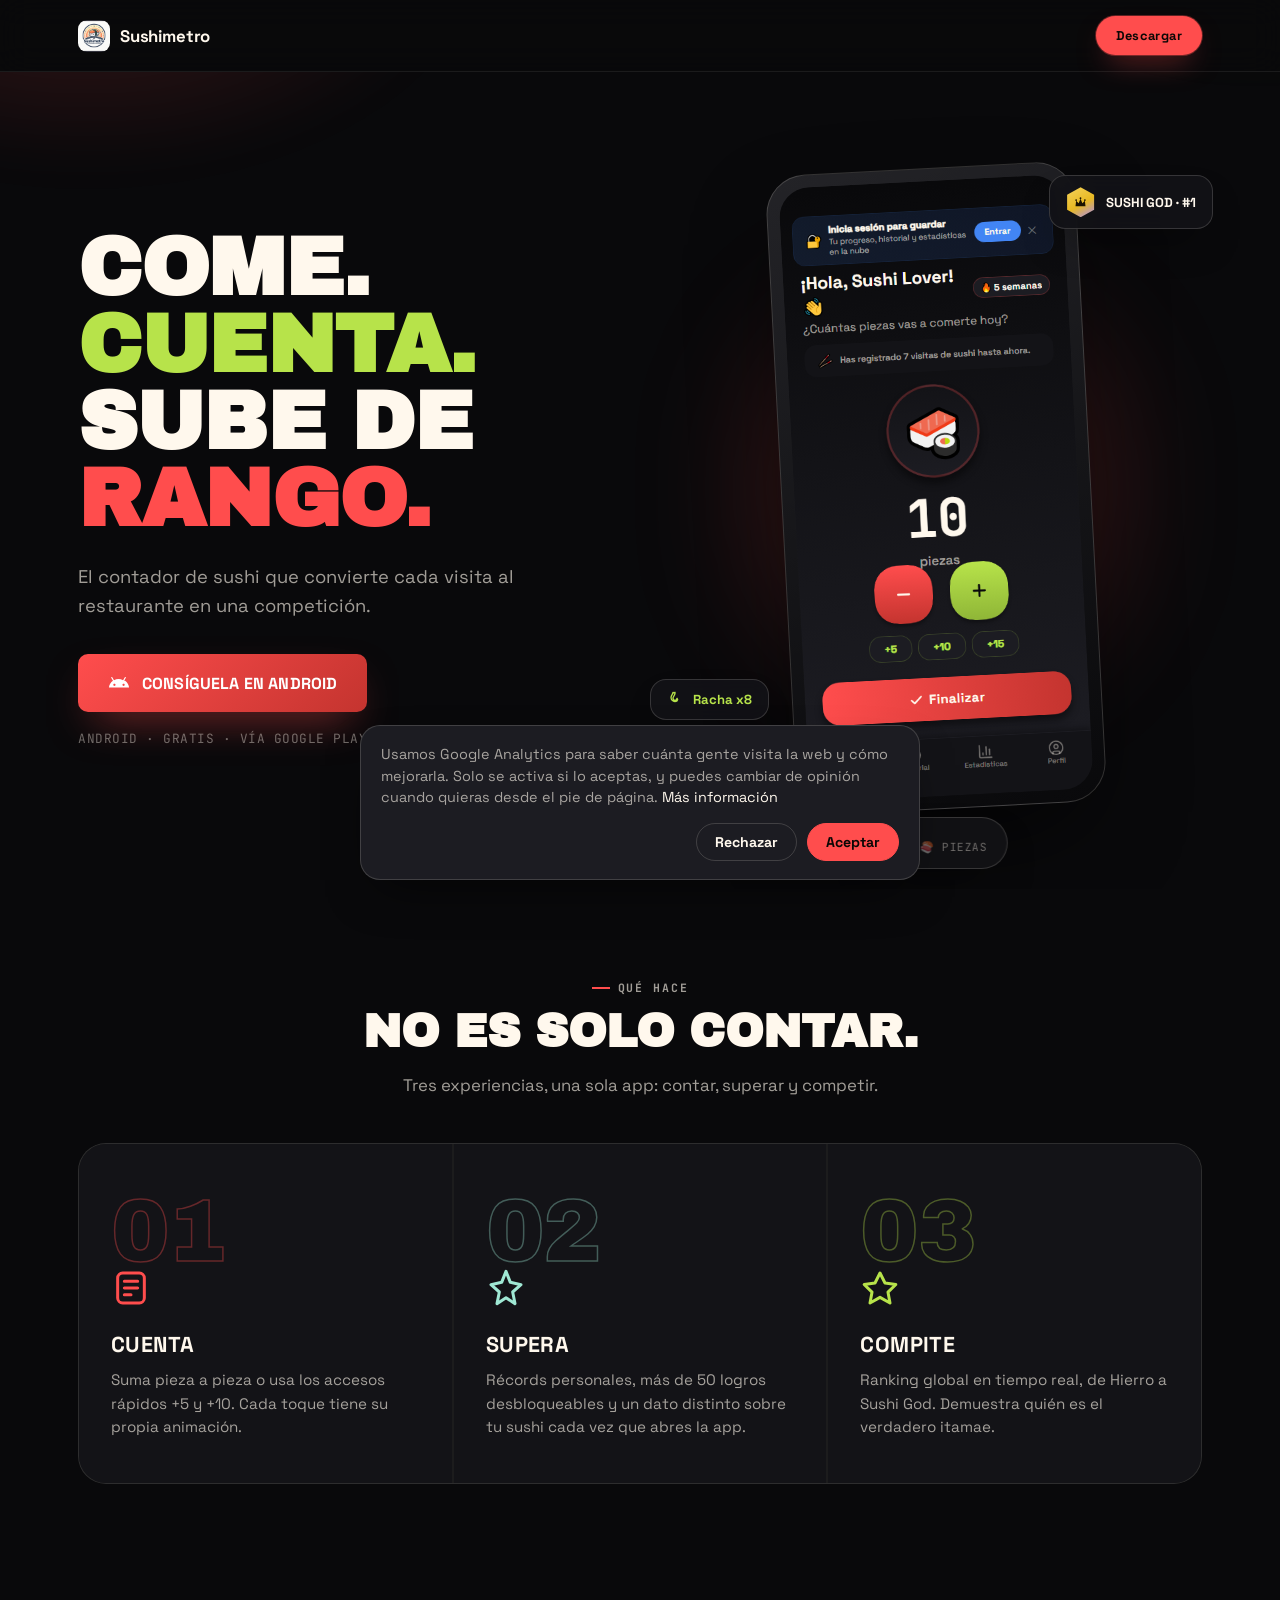
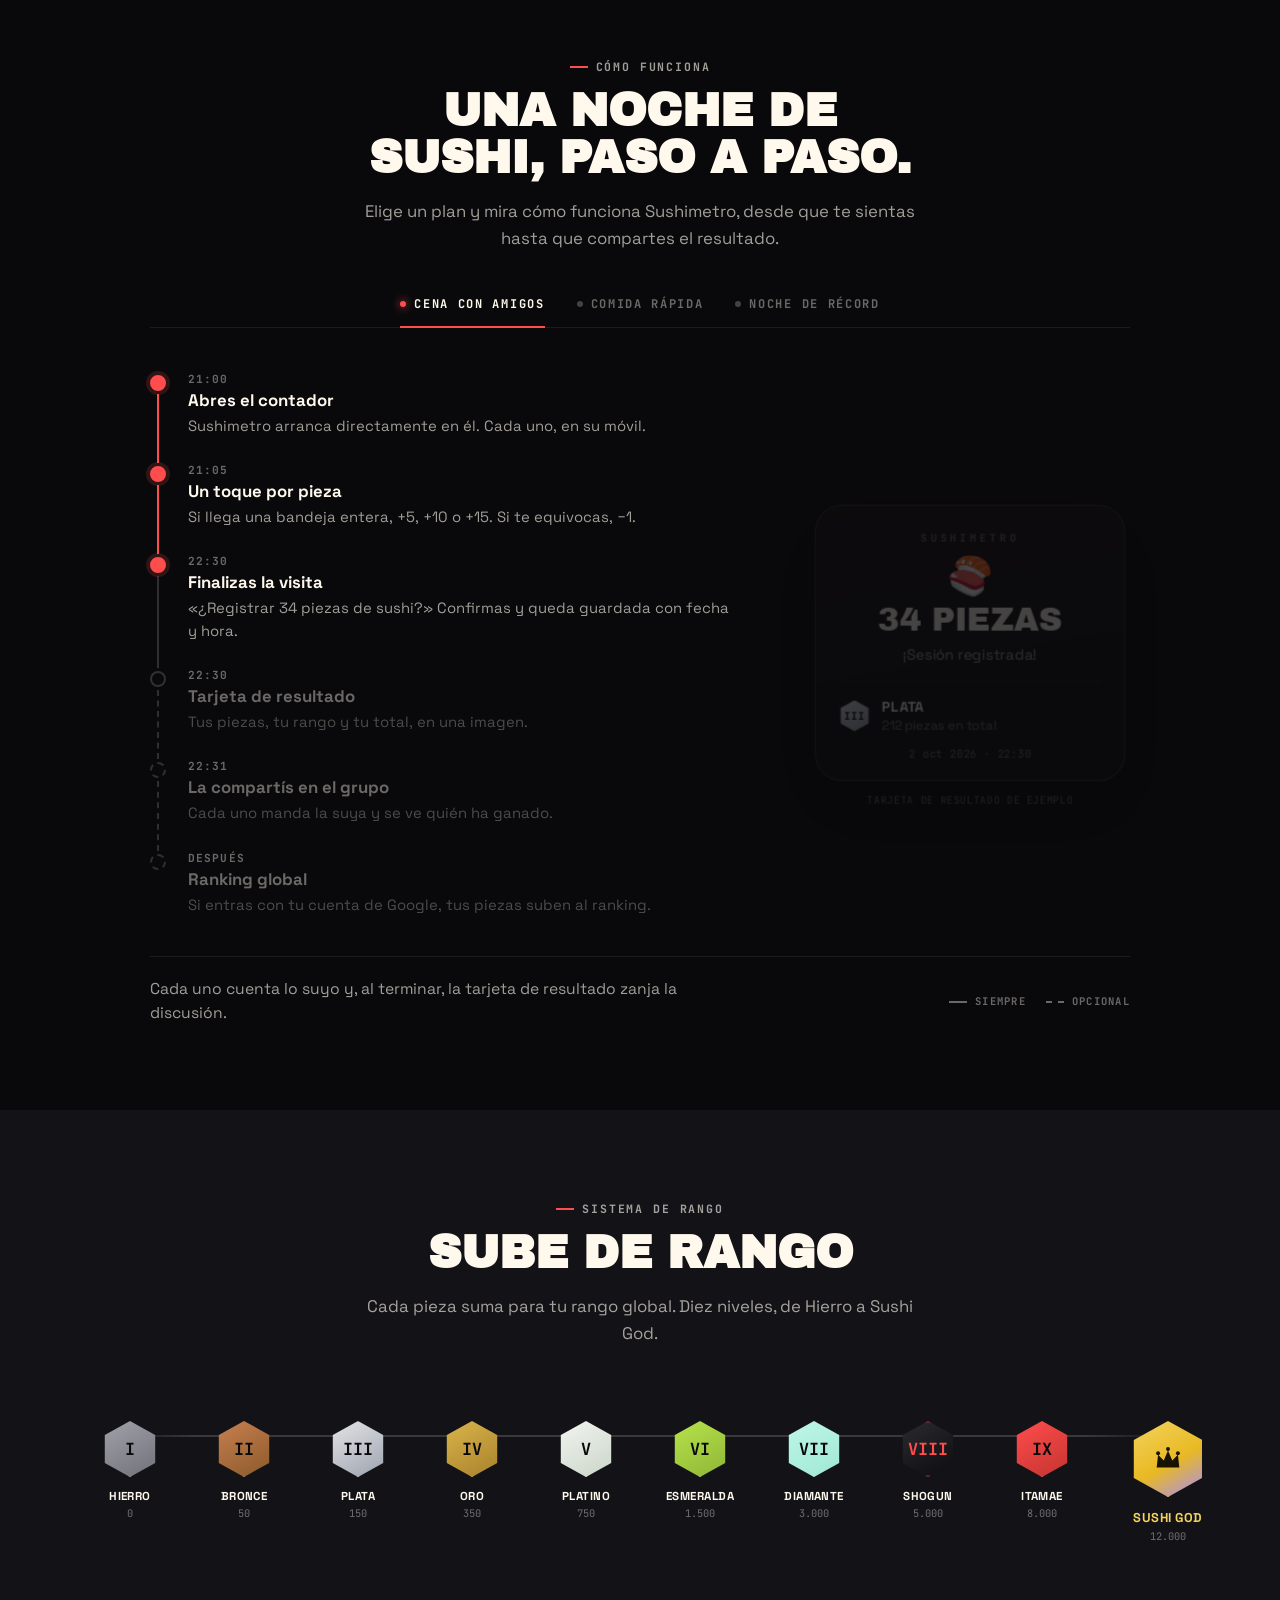
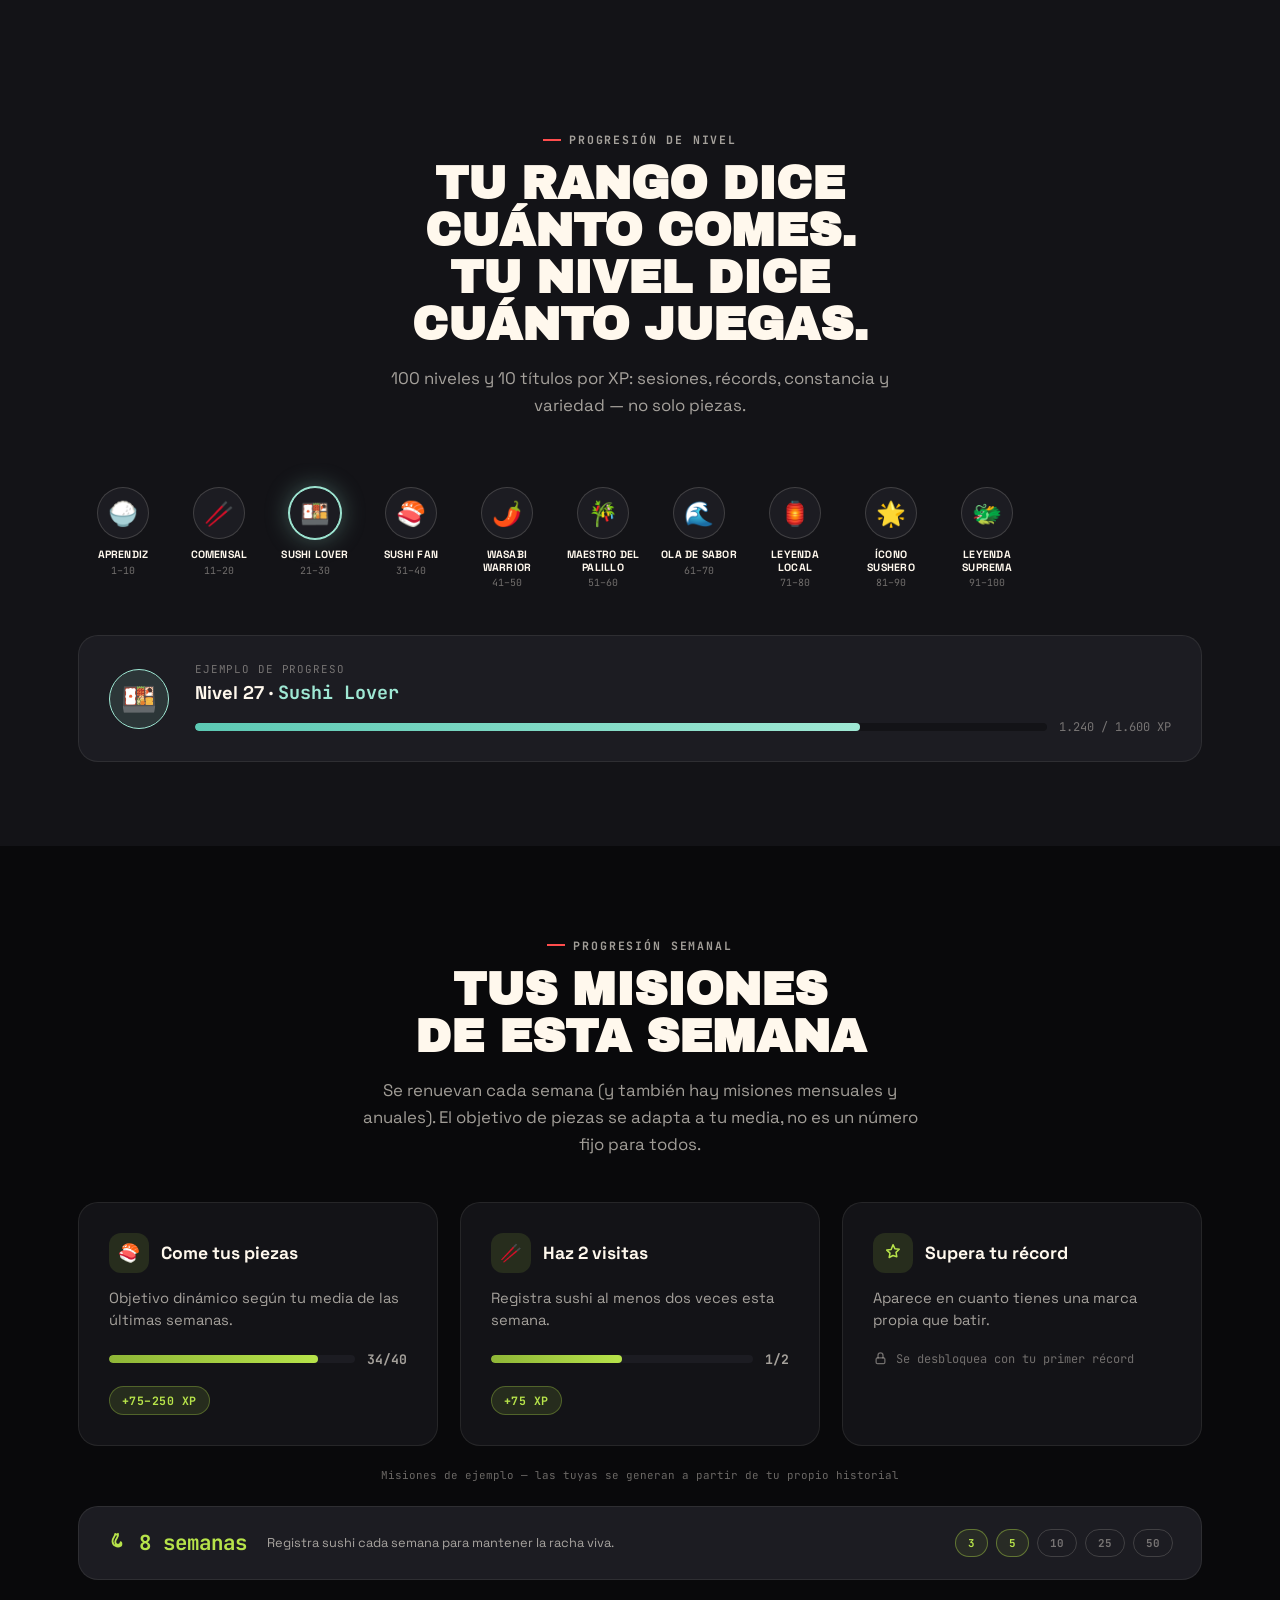
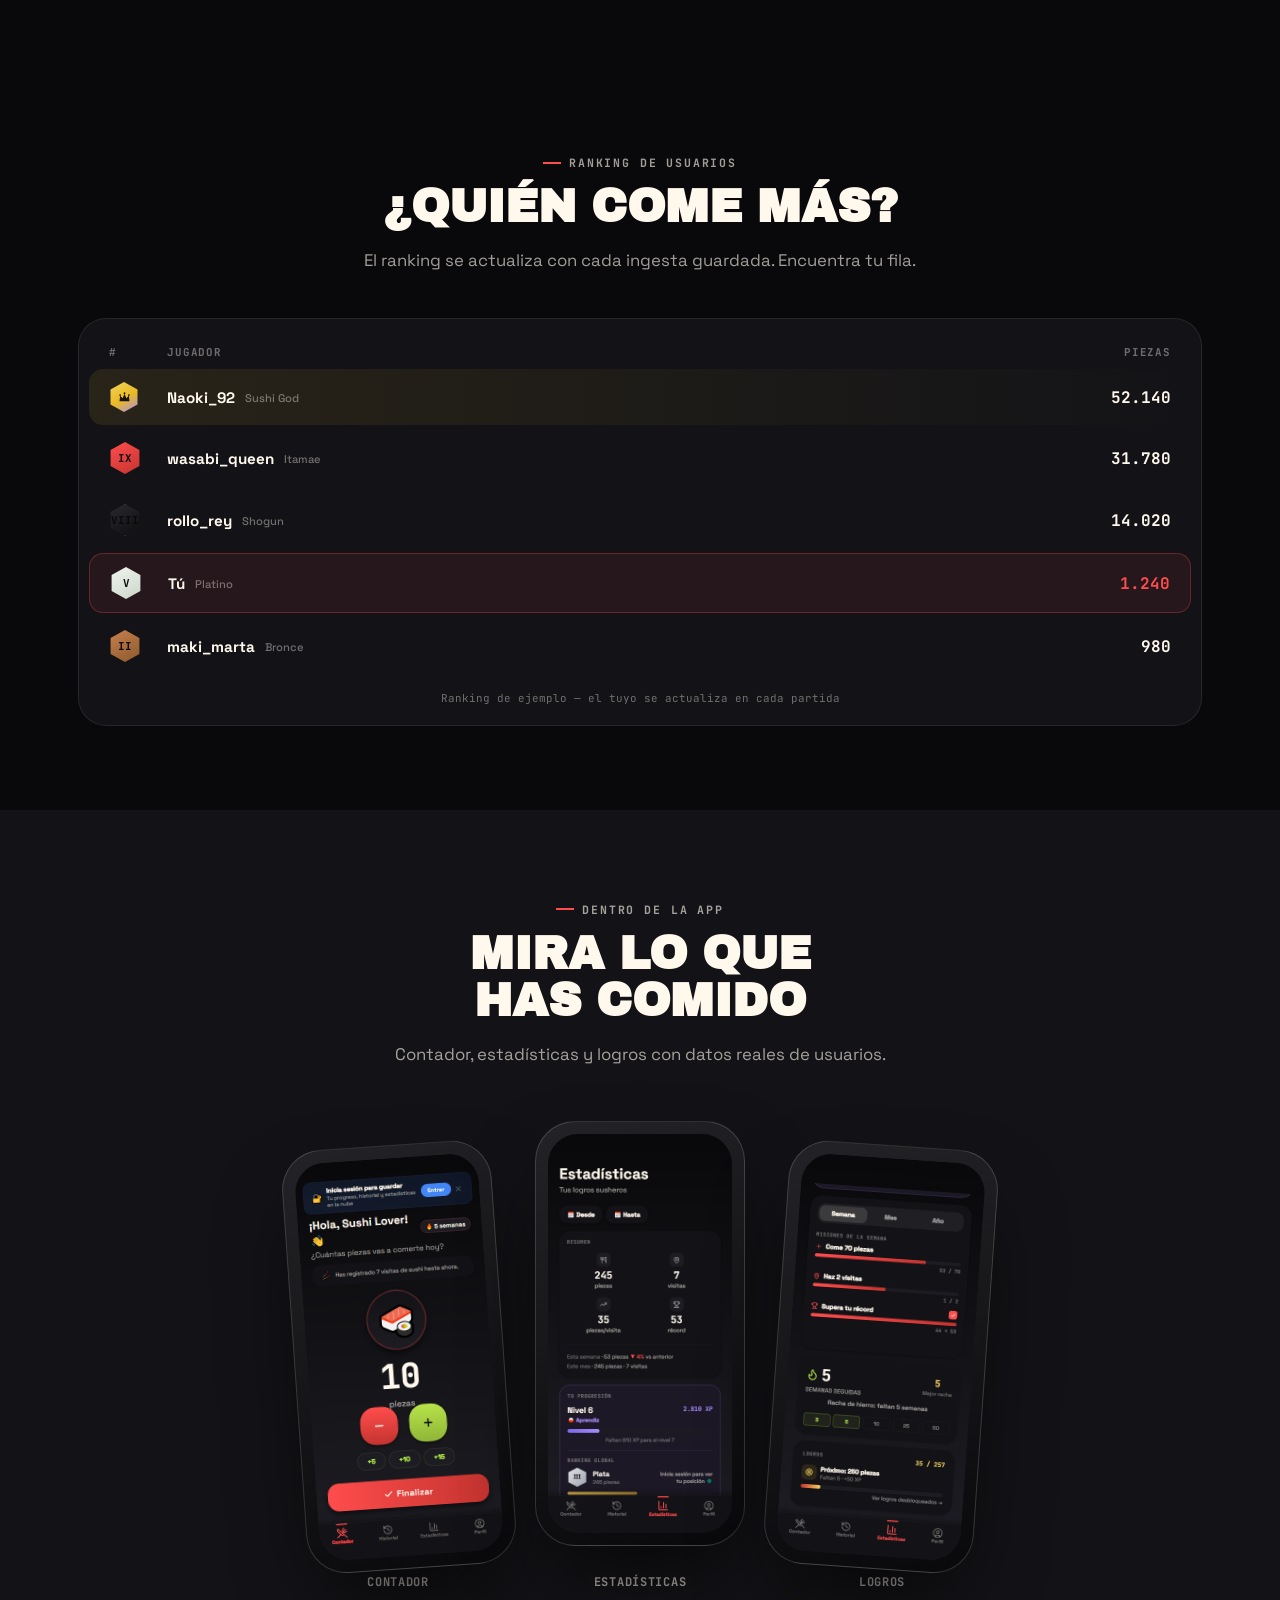
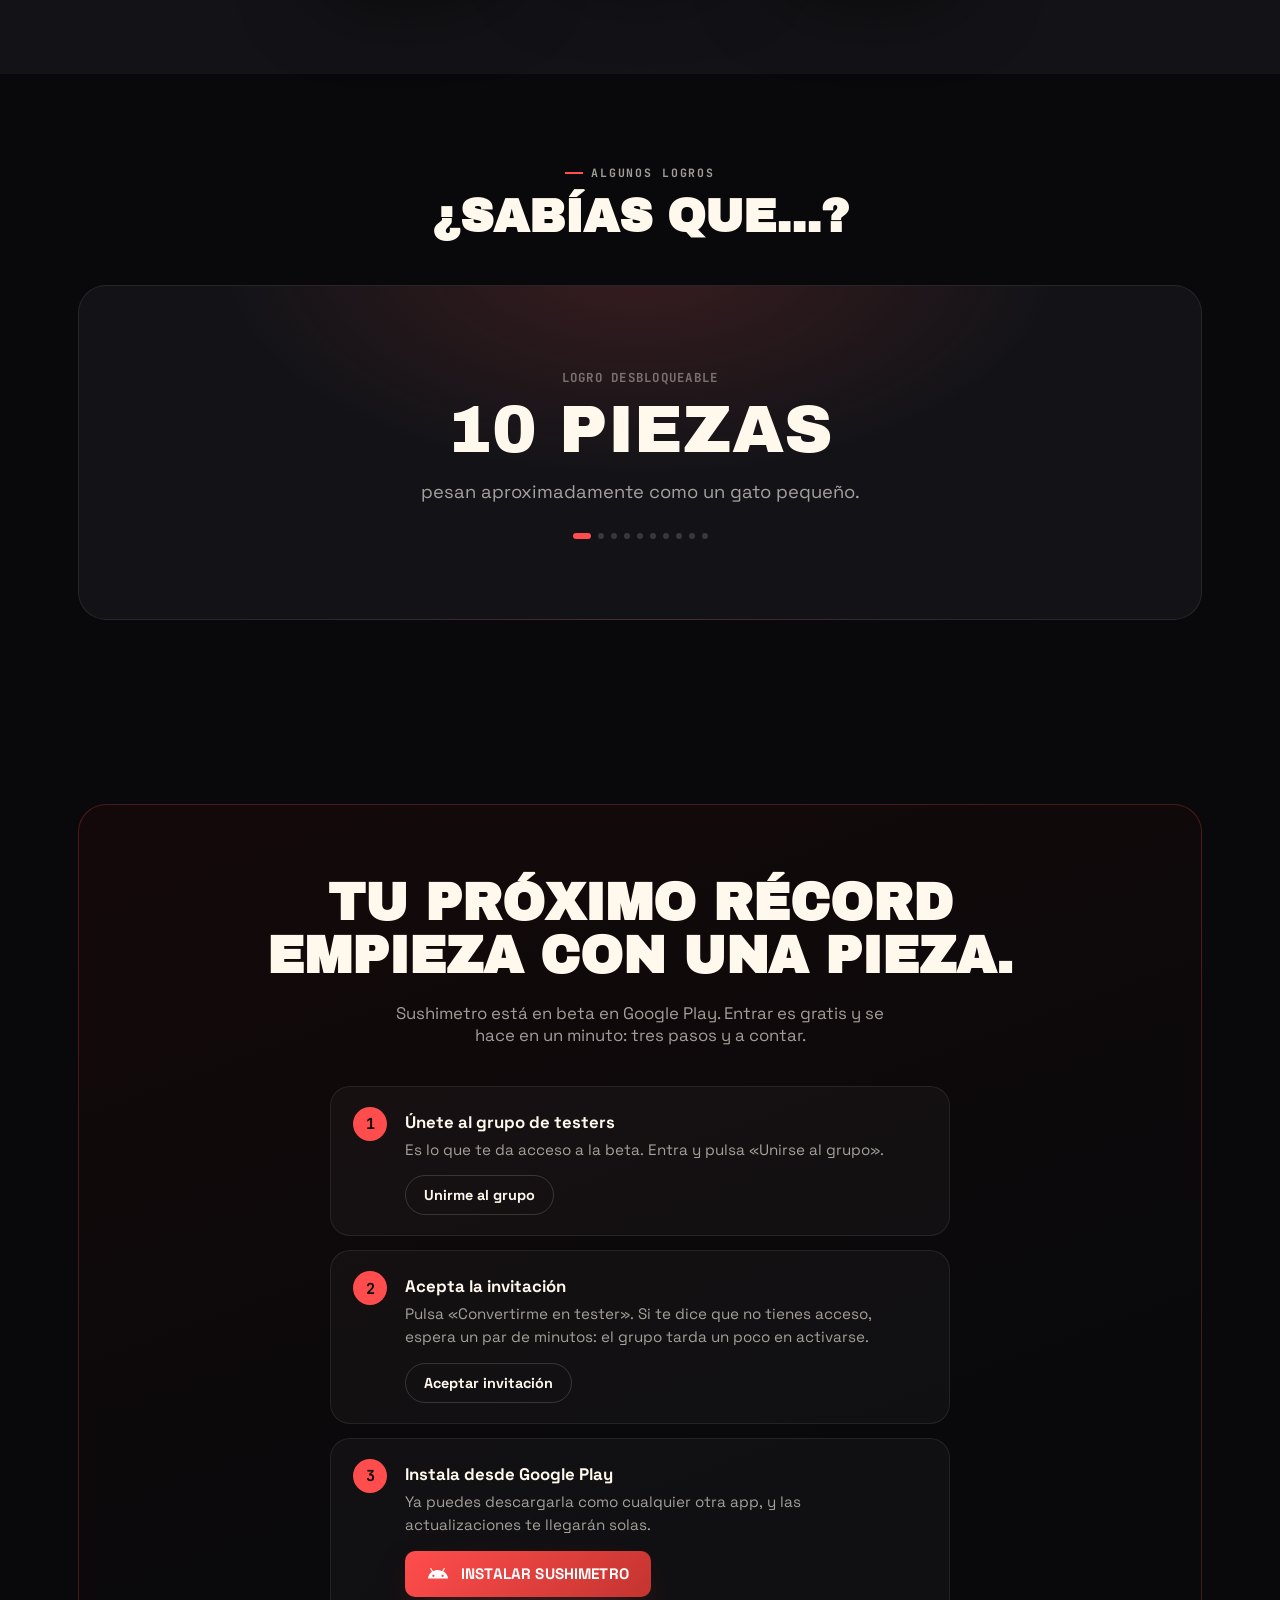
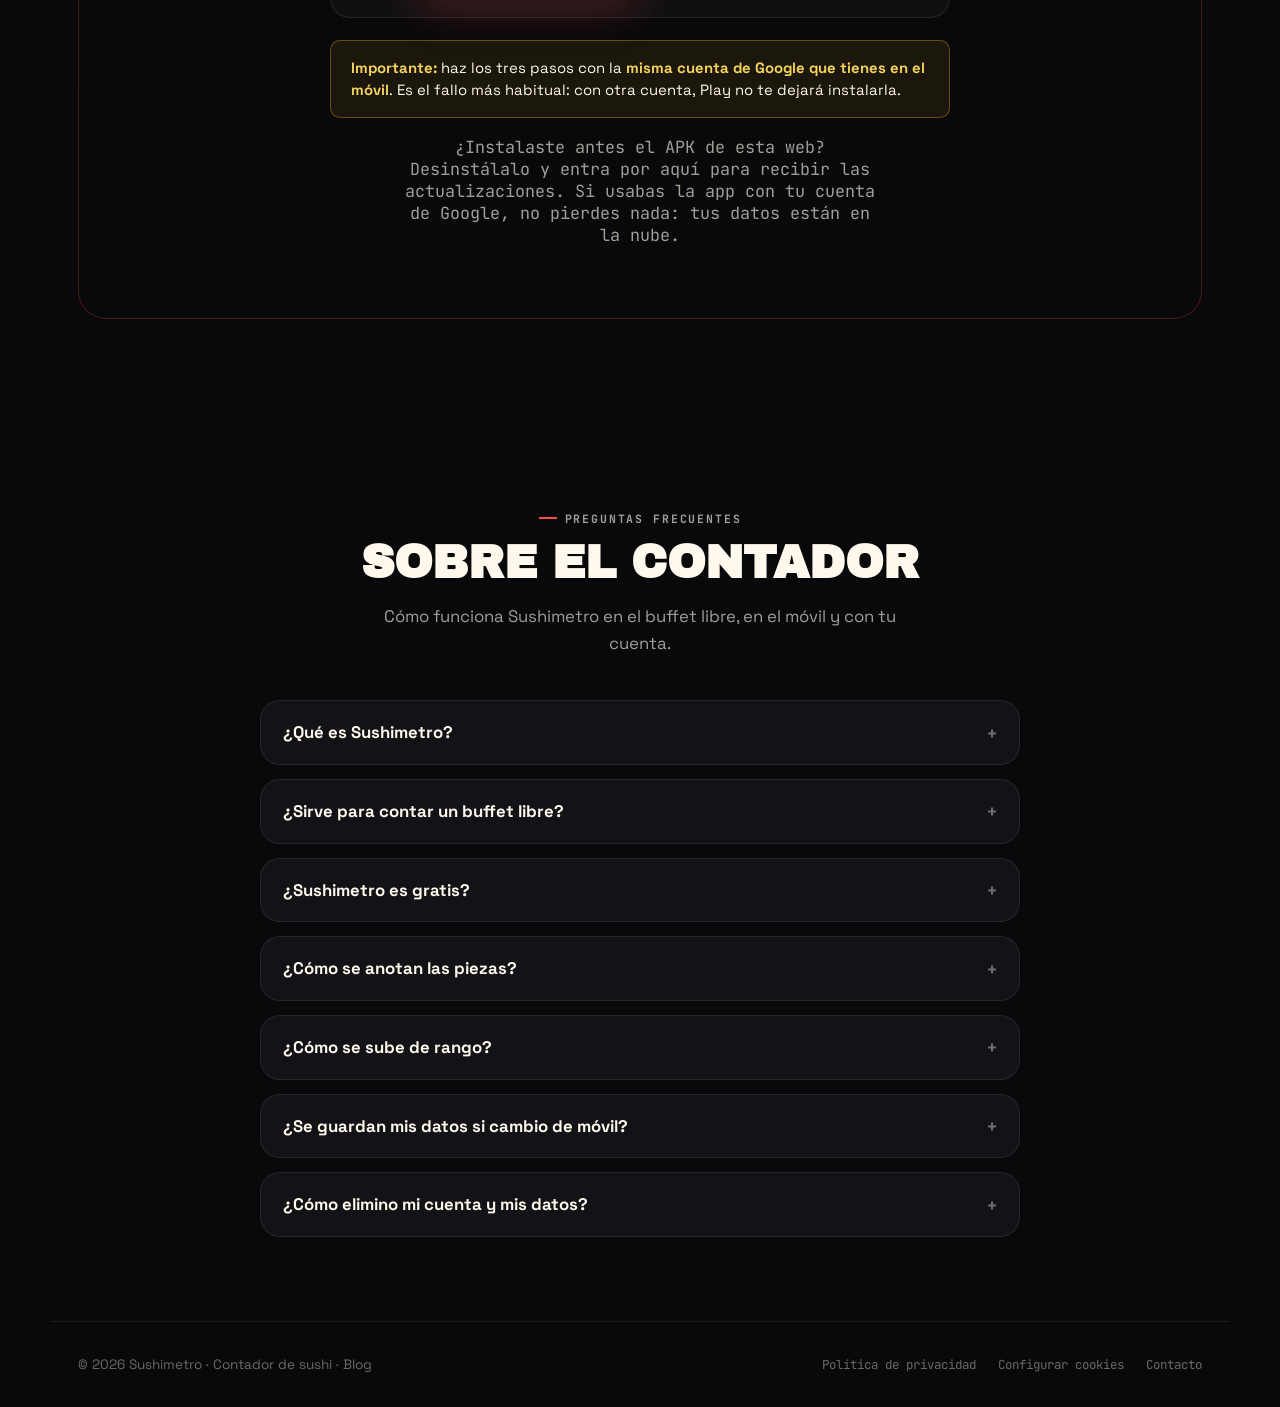
<file: index.html>
<!DOCTYPE html>
<html lang="es-ES">
<head>
<meta charset="UTF-8" />
<meta name="viewport" content="width=device-width, initial-scale=1" />
<meta name="google-site-verification" content="6N-k7GF0-MjcHeK7mOaUCIEeHtyOKeVw7gQbBy7ploQ" />
<title>Sushimetro — Contador de sushi gratis para Android</title>
<meta name="description" content="Sushimetro es el contador de sushi gratis para Android. Anota las piezas de cada buffet libre, guarda el historial, desbloquea logros y compite en el ranking." />
<link rel="canonical" href="https://sushimetro.app/" />
<link rel="icon" type="image/png" href="assets/favicon.png" />

<meta property="og:type" content="website" />
<meta property="og:url" content="https://sushimetro.app/" />
<meta property="og:title" content="Sushimetro — Contador de sushi gratis para Android" />
<meta property="og:description" content="Sushimetro es el contador de sushi gratis para Android. Anota las piezas de cada buffet libre, guarda el historial, desbloquea logros y compite en el ranking." />
<meta property="og:image" content="https://sushimetro.app/assets/og-image.png" />
<meta property="og:image:width" content="512" />
<meta property="og:image:height" content="512" />
<meta property="og:locale" content="es_ES" />
<meta property="og:site_name" content="Sushimetro" />

<meta name="twitter:card" content="summary" />
<meta name="twitter:title" content="Sushimetro — Contador de sushi gratis para Android" />
<meta name="twitter:description" content="Sushimetro es el contador de sushi gratis para Android. Anota las piezas de cada buffet libre, guarda el historial, desbloquea logros y compite en el ranking." />
<meta name="twitter:image" content="https://sushimetro.app/assets/og-image.png" />

<link rel="preload" as="image" href="assets/screenshot-counter-new.png" fetchpriority="high" />

<link rel="preconnect" href="https://fonts.googleapis.com">
<link rel="preconnect" href="https://fonts.gstatic.com" crossorigin>
<link href="https://fonts.googleapis.com/css2?family=Archivo+Black&family=Space+Grotesk:wght@400;500;600;700&family=JetBrains+Mono:wght@500;700&display=swap" rel="stylesheet">

<script type="application/ld+json">
{
  "@context": "https://schema.org",
  "@graph": [
    {
      "@type": "Organization",
      "@id": "https://sushimetro.app/#organization",
      "name": "Sushimetro",
      "alternateName": "Sushi Metro",
      "url": "https://sushimetro.app/",
      "logo": "https://sushimetro.app/assets/icon-256.png",
      "email": "hola@jagcweb.es"
    },
    {
      "@type": "WebSite",
      "@id": "https://sushimetro.app/#website",
      "name": "Sushimetro",
      "alternateName": "Contador de sushi",
      "url": "https://sushimetro.app/",
      "inLanguage": "es-ES",
      "publisher": { "@id": "https://sushimetro.app/#organization" }
    },
    {
      "@type": "MobileApplication",
      "@id": "https://sushimetro.app/#app",
      "name": "Sushimetro",
      "alternateName": ["Sushi Metro", "Contador de sushi"],
      "url": "https://sushimetro.app/",
      "operatingSystem": "Android",
      "applicationCategory": "LifestyleApplication",
      "inLanguage": "es-ES",
      "isAccessibleForFree": true,
      "offers": {
        "@type": "Offer",
        "price": "0",
        "priceCurrency": "EUR"
      },
      "description": "Contador de sushi gratis para Android. Anota las piezas de cada buffet libre, desbloquea logros y sube de rango.",
      "image": "https://sushimetro.app/assets/icon-256.png",
      "author": { "@id": "https://sushimetro.app/#organization" }
    },
    {
      "@type": "FAQPage",
      "@id": "https://sushimetro.app/#faq",
      "url": "https://sushimetro.app/#preguntas",
      "inLanguage": "es-ES",
      "isPartOf": { "@id": "https://sushimetro.app/#website" },
      "mainEntity": [
        {
          "@type": "Question",
          "name": "¿Qué es Sushimetro?",
          "acceptedAnswer": {
            "@type": "Answer",
            "text": "Sushimetro es un contador de sushi gratis para Android. Anotas las piezas de cada visita, desbloqueas logros y compites en un ranking global."
          }
        },
        {
          "@type": "Question",
          "name": "¿Sirve para contar un buffet libre?",
          "acceptedAnswer": {
            "@type": "Answer",
            "text": "Sí. Está pensado para el buffet libre y también para cualquier comida de sushi: sumas las piezas de esa visita y quedan en tu historial."
          }
        },
        {
          "@type": "Question",
          "name": "¿Sushimetro es gratis?",
          "acceptedAnswer": {
            "@type": "Answer",
            "text": "Sí, la app es gratis. Está en beta en Google Play: te unes al grupo de testers, aceptas la invitación e instalas desde Play. La cuenta de Google del móvil y la del grupo tienen que ser la misma."
          }
        },
        {
          "@type": "Question",
          "name": "¿Cómo se anotan las piezas?",
          "acceptedAnswer": {
            "@type": "Answer",
            "text": "De una en una, o de cinco y de diez con los accesos rápidos. Cada toque suma al total de la visita."
          }
        },
        {
          "@type": "Question",
          "name": "¿Cómo se sube de rango?",
          "acceptedAnswer": {
            "@type": "Answer",
            "text": "El rango, de Hierro a Sushi God, depende de las piezas que acumulas. El nivel, hasta 100, depende de la experiencia: sesiones, récords, constancia y variedad, no solo de las piezas."
          }
        },
        {
          "@type": "Question",
          "name": "¿Se guardan mis datos si cambio de móvil?",
          "acceptedAnswer": {
            "@type": "Answer",
            "text": "Si entras con tu cuenta de Google, el historial se sincroniza en la nube. Si instalaste antes el APK de esta web, desinstálalo y entra por Google Play para seguir recibiendo actualizaciones."
          }
        },
        {
          "@type": "Question",
          "name": "¿Cómo elimino mi cuenta y mis datos?",
          "acceptedAnswer": {
            "@type": "Answer",
            "text": "En la app, entra en Perfil y pulsa Eliminar mi cuenta. Si ya no la tienes instalada, usa la página de eliminación de cuenta o escribe a hola@jagcweb.es. Se borran sesiones, estadísticas, logros y tu puesto en el ranking."
          }
        }
      ]
    }
  ]
}
</script>

<style>
  :root {
    --bg: #09090B;
    --bg-1: #131317;
    --bg-2: #1C1C22;
    --border: rgba(255,248,237,0.08);
    --border-strong: rgba(255,248,237,0.16);
    --cream: #FFF8ED;
    --cream-dim: rgba(255,248,237,0.62);
    --cream-mute: rgba(255,248,237,0.4);
    --red: #FF4D4D;
    --red-dim: #C4342F;
    --wasabi: #B7E34A;
    --wasabi-dim: #8FB637;
    --gold: #E8B923;
    --gold-soft: #F4D35E;
    --purple: #A78BFA;
    --ice: #9FE8D4;
    --font-display: 'Archivo Black', 'Arial Black', sans-serif;
    --font-heading: 'Space Grotesk', 'Segoe UI', sans-serif;
    --font-mono: 'JetBrains Mono', ui-monospace, 'SF Mono', Consolas, monospace;
    --radius-sm: 10px;
    --radius: 20px;
    --radius-lg: 28px;
  }
  * { box-sizing: border-box; }
  html { scroll-behavior: smooth; }
  body {
    margin: 0;
    background: var(--bg);
    color: var(--cream);
    font-family: var(--font-heading);
    -webkit-font-smoothing: antialiased;
    overflow-x: hidden;
  }
  h1, h2, h3 { margin: 0; text-wrap: balance; }
  p { margin: 0; }
  a { color: inherit; text-decoration: none; }
  a:hover { color: var(--red); }
  ::selection { background: var(--red); color: #fff; }
  a:focus-visible, button:focus-visible { outline: 2px solid var(--red); outline-offset: 2px; }
  .wrap { max-width: 1180px; margin: 0 auto; padding-inline: 28px; }
  .eyebrow {
    display: inline-flex; align-items: center; gap: 8px;
    font-family: var(--font-mono); font-size: 0.72rem; font-weight: 700;
    letter-spacing: 0.16em; text-transform: uppercase; color: var(--cream-dim);
  }
  .eyebrow::before { content: ''; width: 18px; height: 2px; background: var(--red); display: inline-block; }

  /* ---------- Nav ---------- */
  .nav {
    position: sticky; top: 0; z-index: 50;
    background: color-mix(in srgb, var(--bg) 78%, transparent);
    backdrop-filter: blur(16px);
    border-bottom: 1px solid var(--border);
  }
  .nav-inner { display: flex; align-items: center; justify-content: space-between; padding-block: 16px; }
  .brand { display: flex; align-items: center; gap: 10px; font-family: var(--font-heading); font-weight: 700; font-size: 1.05rem; letter-spacing: -0.01em; }
  .brand img { width: 32px; height: 32px; border-radius: 9px; }
  .nav-cta {
    display: inline-flex; align-items: center; gap: 6px;
    background: var(--red); color: #0b0705; font-family: var(--font-heading); font-weight: 700;
    font-size: 0.8rem; letter-spacing: 0.03em; padding: 11px 20px; border-radius: 999px;
    box-shadow: 0 0 0 1px rgba(255,77,77,0.35), 0 14px 30px -12px rgba(255,77,77,0.55);
    transition: transform 0.18s ease, box-shadow 0.18s ease;
  }
  .nav-cta:hover { color: #0b0705; transform: translateY(-2px); box-shadow: 0 0 0 1px rgba(255,77,77,0.5), 0 18px 36px -10px rgba(255,77,77,0.7); }

  /* ---------- Hero ---------- */
  .hero { position: relative; padding-block: 76px 60px; overflow: hidden; }
  .hero-glow {
    position: absolute; inset: -30% -10% auto -10%; height: 720px; pointer-events: none; z-index: 0;
    background:
      radial-gradient(560px 340px at 14% 15%, rgba(255,77,77,0.22), transparent 70%),
      radial-gradient(480px 300px at 90% 5%, rgba(183,227,74,0.14), transparent 70%);
    filter: blur(20px);
    animation: drift 14s ease-in-out infinite alternate;
  }
  @keyframes drift { from { transform: translate(0,0) scale(1); } to { transform: translate(-2%, 2%) scale(1.04); } }
  .hero-inner { position: relative; z-index: 1; display: grid; grid-template-columns: 1.02fr 0.98fr; gap: 40px; align-items: center; }
  .hero h1 {
    font-family: var(--font-display); text-transform: uppercase;
    font-size: clamp(3rem, 6.4vw, 5.4rem); line-height: 0.94; letter-spacing: -0.01em;
  }
  .hero h1 span { display: block; }
  .hero h1 .c-cream { color: var(--cream); }
  .hero h1 .c-wasabi { color: var(--wasabi); }
  .hero h1 .c-red { color: var(--red); }
  .hero-sub { margin-top: 26px; font-size: 1.15rem; line-height: 1.55; color: var(--cream-dim); max-width: 42ch; }
  .hero-actions { margin-top: 34px; display: flex; align-items: center; gap: 18px; flex-wrap: wrap; }
  .btn-download {
    display: inline-flex; align-items: center; gap: 12px;
    background: linear-gradient(135deg, var(--red), var(--red-dim));
    color: #fff; font-family: var(--font-heading); font-weight: 700; font-size: 1rem; letter-spacing: 0.01em;
    padding: 18px 30px; border-radius: var(--radius-sm); text-transform: uppercase;
    box-shadow: 0 18px 44px -16px rgba(255,77,77,0.6);
    transition: transform 0.18s ease, box-shadow 0.18s ease;
  }
  .btn-download:hover { color: #fff; transform: translateY(-3px); box-shadow: 0 22px 50px -14px rgba(255,77,77,0.75); }
  .btn-download svg { width: 22px; height: 22px; flex-shrink: 0; }
  .hero-meta { margin-top: 18px; font-family: var(--font-mono); font-size: 0.8rem; letter-spacing: 0.04em; color: var(--cream-mute); }

  /* ---------- Phone stage ---------- */
  .phone-stage { position: relative; display: flex; justify-content: center; padding: 20px 0; }
  .phone {
    position: relative; width: clamp(240px, 27vw, 310px);
    border-radius: 40px; padding: 12px;
    background: linear-gradient(160deg, #232327, #09090b);
    border: 1px solid var(--border-strong);
    box-shadow: 0 40px 100px -30px rgba(0,0,0,0.8);
    transform: rotate(-3deg);
    transition: transform 0.4s ease;
  }
  .phone-stage:hover .phone { transform: rotate(0deg) scale(1.02); }
  .phone img { display: block; width: 100%; border-radius: 30px; }
  .phone-glow {
    position: absolute; inset: 4% 10% auto 10%; height: 92%;
    background: radial-gradient(circle, rgba(255,77,77,0.32), transparent 68%);
    filter: blur(50px); z-index: -1;
  }
  .float-card {
    position: absolute; display: flex; align-items: center; gap: 10px;
    background: color-mix(in srgb, var(--bg-1) 88%, transparent);
    backdrop-filter: blur(10px);
    border: 1px solid var(--border-strong); border-radius: 16px;
    padding: 11px 16px; font-family: var(--font-heading); font-weight: 700; font-size: 0.82rem;
    box-shadow: 0 20px 40px -18px rgba(0,0,0,0.7);
    animation: bob 4.5s ease-in-out infinite;
  }
  @keyframes bob { 0%, 100% { transform: translateY(0); } 50% { transform: translateY(-8px); } }
  .float-rank { top: 4%; right: -2%; animation-delay: 0.4s; }
  .float-streak { bottom: 16%; left: -4%; color: var(--wasabi); animation-delay: 1.1s; }
  .float-streak svg { width: 16px; height: 16px; }
  .seal-mini {
    width: 30px; height: 30px; flex: 0 0 auto; display: grid; place-items: center;
    clip-path: polygon(50% 0%, 95% 25%, 95% 75%, 50% 100%, 5% 75%, 5% 25%);
  }
  .seal-mini svg { width: 15px; height: 15px; }
  .seal-mini.gold { background: linear-gradient(150deg, var(--gold-soft), var(--gold) 55%, var(--purple)); }
  .float-total {
    position: absolute; left: 50%; bottom: -6%; transform: translateX(-50%);
    display: flex; align-items: baseline; gap: 8px;
    background: color-mix(in srgb, var(--bg-1) 90%, transparent);
    backdrop-filter: blur(10px);
    border: 1px solid var(--border-strong); border-radius: 999px;
    padding: 10px 20px;
    box-shadow: 0 20px 44px -18px rgba(0,0,0,0.75);
    animation: bob 4.5s ease-in-out infinite; animation-delay: 0.8s;
  }
  .float-total-num { font-family: var(--font-mono); font-weight: 700; font-size: 1.4rem; color: var(--cream); }
  .float-total-unit { font-family: var(--font-mono); font-size: 0.7rem; color: var(--cream-mute); text-transform: uppercase; letter-spacing: 0.04em; }
  .float-count {
    position: absolute; left: 50%; bottom: 24%; transform: translateX(-50%) translateY(6px) scale(0.9);
    font-family: var(--font-mono); font-weight: 700; font-size: 0.95rem; color: var(--wasabi);
    opacity: 0;
    transition: opacity 0.35s ease, transform 0.35s ease;
    pointer-events: none;
  }
  .float-count.show { opacity: 1; transform: translateX(-50%) translateY(-10px) scale(1); }

  /* ---------- Sections ---------- */
  section { padding-block: 84px; }
  .section-head { max-width: 60ch; margin-bottom: 44px; }
  .section-head h2 {
    margin-top: 14px; font-family: var(--font-display); text-transform: uppercase;
    font-size: clamp(1.9rem, 3.6vw, 3rem); line-height: 1.02;
  }
  .section-head p { margin-top: 16px; color: var(--cream-dim); font-size: 1.05rem; line-height: 1.6; max-width: 52ch; }
  .center { text-align: center; margin-inline: auto; }

  /* ---------- 01/02/03 blocks ---------- */
  .trio { display: grid; grid-template-columns: repeat(3, 1fr); gap: 2px; background: var(--border); border-radius: var(--radius-lg); overflow: hidden; border: 1px solid var(--border); }
  .trio-item { background: var(--bg-1); padding: 44px 32px; position: relative; overflow: hidden; transition: background 0.25s ease; }
  .trio-item:hover { background: var(--bg-2); }
  .trio-num {
    font-family: var(--font-display); font-size: clamp(3.6rem, 7vw, 5.5rem); line-height: 1;
    -webkit-text-stroke: 1.5px var(--border-strong); color: transparent; letter-spacing: -0.02em;
  }
  .trio-item--1 .trio-num { -webkit-text-stroke-color: rgba(255,77,77,0.35); }
  .trio-item--2 .trio-num { -webkit-text-stroke-color: rgba(159,232,212,0.35); }
  .trio-item--3 .trio-num { -webkit-text-stroke-color: rgba(183,227,74,0.35); }
  .trio-icon { width: 40px; height: 40px; margin-top: -8px; }
  .trio-item--1 .trio-icon { color: var(--red); }
  .trio-item--2 .trio-icon { color: var(--ice); }
  .trio-item--3 .trio-icon { color: var(--wasabi); }
  .trio-item h3 { margin-top: 18px; font-family: var(--font-heading); font-size: 1.35rem; font-weight: 700; letter-spacing: 0.02em; text-transform: uppercase; }
  .trio-item p { margin-top: 10px; color: var(--cream-dim); font-size: 0.95rem; line-height: 1.55; }

  /* ---------- Rank path ---------- */
  .rank-section { background: var(--bg-1); }
  .rank-path {
    position: relative; display: flex; gap: clamp(10px, 2vw, 22px);
    padding: 30px 6px 14px; overflow-x: auto; scroll-snap-type: x proximity;
  }
  .rank-path::-webkit-scrollbar { height: 4px; }
  .rank-path::before {
    content: ''; position: absolute; left: 30px; right: 30px; top: 44px; height: 2px;
    background: linear-gradient(90deg, transparent, var(--border-strong) 8%, var(--border-strong) 92%, transparent);
    z-index: 0;
  }
  .rank-item { position: relative; z-index: 1; flex: 0 0 auto; width: 92px; display: flex; flex-direction: column; align-items: center; text-align: center; scroll-snap-align: center; }
  .seal {
    width: 56px; height: 56px; display: grid; place-items: center; position: relative;
    clip-path: polygon(50% 0%, 95% 25%, 95% 75%, 50% 100%, 5% 75%, 5% 25%);
    border: 1px solid var(--border-strong);
    transition: transform 0.25s ease, filter 0.25s ease;
  }
  .rank-item:hover .seal { transform: scale(1.1); }
  .seal-num { font-family: var(--font-mono); font-weight: 700; font-size: 1.05rem; color: var(--bg); }
  .rank-tier { margin-top: 12px; font-size: 0.72rem; font-weight: 700; letter-spacing: 0.04em; text-transform: uppercase; }
  .rank-req { margin-top: 3px; font-family: var(--font-mono); font-size: 0.65rem; color: var(--cream-mute); }
  .seal--1 { background: linear-gradient(150deg, #A1A1AA, #71717A); }
  .seal--2 { background: linear-gradient(150deg, #C87F4F, #8B5A2B); }
  .seal--3 { background: linear-gradient(150deg, #E4E4E7, #9CA3AF); }
  .seal--4 { background: linear-gradient(150deg, #D9B44A, #A9822C); }
  .seal--5 { background: linear-gradient(150deg, #F1F5F0, #CBD5C9); }
  .seal--6 { background: linear-gradient(150deg, var(--wasabi), var(--wasabi-dim)); }
  .seal--7 { background: linear-gradient(150deg, #BFF6E8, var(--ice)); }
  .seal--8 { background: linear-gradient(150deg, #2A2A30, #0d0d0f); border-color: rgba(255,77,77,0.5); box-shadow: inset 0 0 0 1px rgba(255,77,77,0.25); }
  .seal--8 .seal-num { color: var(--red); }
  .seal--9 { background: linear-gradient(150deg, var(--red), var(--red-dim)); }
  .rank-item--10 { width: 116px; }
  .seal--10 {
    width: 76px; height: 76px;
    background: linear-gradient(150deg, var(--gold-soft), var(--gold) 55%, var(--purple));
    box-shadow: 0 0 0 1px rgba(232,185,35,0.5), 0 0 34px rgba(232,185,35,0.45);
    animation: pulse-gold 2.6s ease-in-out infinite;
  }
  @keyframes pulse-gold { 0%, 100% { box-shadow: 0 0 0 1px rgba(232,185,35,0.5), 0 0 24px rgba(232,185,35,0.35); } 50% { box-shadow: 0 0 0 1px rgba(232,185,35,0.7), 0 0 42px rgba(232,185,35,0.6); } }
  .seal--10 svg { width: 34px; height: 34px; color: #1a1200; }
  .rank-item--10 .rank-tier { color: var(--gold-soft); font-size: 0.8rem; }

  /* ---------- Level path (XP) ---------- */
  .level-section { background: var(--bg-1); }
  .level-path {
    position: relative; display: flex; gap: clamp(8px, 1.6vw, 18px);
    padding: 24px 6px 6px; overflow-x: auto; scroll-snap-type: x proximity;
  }
  .level-path::-webkit-scrollbar { height: 4px; }
  .level-item { position: relative; flex: 0 0 auto; width: 78px; display: flex; flex-direction: column; align-items: center; text-align: center; scroll-snap-align: center; }
  .level-badge {
    width: 52px; height: 52px; border-radius: 50%; display: grid; place-items: center; font-size: 1.5rem;
    background: var(--bg-2); border: 1px solid var(--border-strong);
    transition: transform 0.25s ease, border-color 0.25s ease;
  }
  .level-item:hover .level-badge { transform: scale(1.1); border-color: var(--ice); }
  .level-item.is-current .level-badge { border-color: var(--ice); box-shadow: 0 0 0 1px var(--ice), 0 0 24px rgba(159,232,212,0.35); }
  .level-name { margin-top: 10px; font-size: 0.66rem; font-weight: 700; letter-spacing: 0.02em; text-transform: uppercase; line-height: 1.2; }
  .level-range { margin-top: 2px; font-family: var(--font-mono); font-size: 0.62rem; color: var(--cream-mute); }
  .level-now {
    margin-top: 40px; display: flex; align-items: center; gap: 26px; flex-wrap: wrap;
    background: var(--bg-2); border: 1px solid var(--border); border-radius: var(--radius);
    padding: 26px 30px;
  }
  .level-now-badge { width: 60px; height: 60px; border-radius: 50%; background: rgba(159,232,212,0.12); border: 1px solid var(--ice); display: grid; place-items: center; font-size: 1.8rem; flex: 0 0 auto; }
  .level-now-info { flex: 1; min-width: 220px; }
  .level-now-label { font-family: var(--font-mono); font-size: 0.68rem; letter-spacing: 0.08em; color: var(--cream-mute); text-transform: uppercase; }
  .level-now-title { margin-top: 4px; font-family: var(--font-heading); font-weight: 700; font-size: 1.15rem; }
  .level-now-title span { color: var(--ice); font-family: var(--font-mono); }
  .level-bar-row { margin-top: 14px; display: flex; align-items: center; gap: 12px; }
  .level-bar { flex: 1; height: 8px; border-radius: 999px; background: var(--bg-1); overflow: hidden; }
  .level-bar-fill { width: 0%; height: 100%; border-radius: 999px; background: linear-gradient(90deg, #5CC9B4, var(--ice)); transition: width 1.3s cubic-bezier(0.16,1,0.3,1); }
  .level-bar-frac { font-family: var(--font-mono); font-size: 0.75rem; color: var(--cream-mute); white-space: nowrap; }

  /* ---------- Streak strip ---------- */
  .streak-strip {
    margin-top: 24px; display: flex; align-items: center; gap: 20px; flex-wrap: wrap;
    background: var(--bg-2); border: 1px solid var(--border); border-radius: var(--radius);
    padding: 22px 28px;
  }
  .streak-count { display: flex; align-items: center; gap: 10px; font-family: var(--font-mono); font-weight: 700; font-size: 1.3rem; color: var(--wasabi); }
  .streak-count svg { width: 22px; height: 22px; }
  .streak-label { font-size: 0.8rem; color: var(--cream-dim); }
  .streak-milestones { display: flex; gap: 8px; margin-left: auto; }
  .streak-pill {
    font-family: var(--font-mono); font-size: 0.68rem; font-weight: 700; color: var(--cream-mute);
    border: 1px solid var(--border-strong); border-radius: 999px; padding: 6px 12px;
  }
  .streak-pill.reached { color: var(--wasabi); border-color: rgba(183,227,74,0.4); background: rgba(183,227,74,0.08); }

  /* ---------- Missions ---------- */
  .missions { display: grid; grid-template-columns: repeat(3, 1fr); gap: 22px; }
  .mission-card {
    background: var(--bg-1); border: 1px solid var(--border); border-radius: var(--radius);
    padding: 30px; transition: transform 0.2s ease, border-color 0.2s ease;
  }
  .mission-card:hover { transform: translateY(-4px); border-color: var(--border-strong); }
  .mission-head { display: flex; align-items: center; gap: 12px; }
  .mission-icon { width: 40px; height: 40px; border-radius: 12px; display: grid; place-items: center; background: rgba(183,227,74,0.12); color: var(--wasabi); flex: 0 0 auto; }
  .mission-icon svg { width: 20px; height: 20px; }
  .mission-title { font-family: var(--font-heading); font-weight: 700; font-size: 1.1rem; }
  .mission-desc { margin-top: 14px; color: var(--cream-dim); font-size: 0.92rem; line-height: 1.5; }
  .mission-bar-row { margin-top: 20px; display: flex; align-items: center; gap: 12px; }
  .mission-bar { flex: 1; height: 8px; border-radius: 999px; background: var(--bg-2); overflow: hidden; }
  .mission-bar-fill { width: 0%; height: 100%; border-radius: 999px; background: linear-gradient(90deg, var(--wasabi-dim), var(--wasabi)); transition: width 1.3s cubic-bezier(0.16,1,0.3,1); }
  .mission-frac { font-family: var(--font-mono); font-size: 0.82rem; font-weight: 700; color: var(--cream-dim); white-space: nowrap; }
  .mission-xp {
    display: inline-flex; margin-top: 18px; font-family: var(--font-mono); font-size: 0.72rem; font-weight: 700;
    letter-spacing: 0.04em; color: var(--wasabi); background: rgba(183,227,74,0.12);
    border: 1px solid rgba(183,227,74,0.3); padding: 6px 12px; border-radius: 999px;
  }
  .mission-locked {
    margin-top: 20px; display: flex; align-items: center; gap: 8px;
    font-family: var(--font-mono); font-size: 0.75rem; color: var(--cream-mute);
  }
  .mission-locked svg { width: 15px; height: 15px; flex: 0 0 auto; }
  .mission-caption { margin-top: 22px; font-family: var(--font-mono); font-size: 0.68rem; color: var(--cream-mute); text-align: center; }

  /* ---------- Leaderboard ---------- */
  .lb-card { background: var(--bg-1); border: 1px solid var(--border); border-radius: var(--radius-lg); padding: 10px; }
  .lb-head { display: grid; grid-template-columns: 48px 1fr auto; gap: 10px; padding: 16px 20px 10px; font-family: var(--font-mono); font-size: 0.68rem; font-weight: 700; text-transform: uppercase; letter-spacing: 0.08em; color: var(--cream-mute); }
  .lb-head span:last-child { text-align: right; }
  .lb-row { display: grid; grid-template-columns: 48px 1fr auto; align-items: center; gap: 10px; padding: 13px 20px; border-radius: 14px; transition: background 0.2s ease; }
  .lb-row:hover { background: rgba(255,248,237,0.03); }
  .lb-row + .lb-row { margin-top: 4px; }
  .lb-seal { width: 32px; height: 32px; clip-path: polygon(50% 0%, 95% 25%, 95% 75%, 50% 100%, 5% 75%, 5% 25%); display: grid; place-items: center; font-family: var(--font-mono); font-size: 0.68rem; font-weight: 700; color: var(--bg); flex: 0 0 auto; }
  .lb-player { display: flex; align-items: center; gap: 10px; min-width: 0; font-weight: 700; font-size: 0.95rem; }
  .lb-player small { display: block; font-weight: 500; font-size: 0.7rem; color: var(--cream-mute); margin-top: 1px; }
  .lb-total { font-family: var(--font-mono); font-weight: 700; text-align: right; }
  .lb-gold { background: linear-gradient(90deg, rgba(232,185,35,0.1), transparent); }
  .lb-me { background: rgba(255,77,77,0.08); border: 1px solid rgba(255,77,77,0.3); }
  .lb-me .lb-total { color: var(--red); }
  .lb-caption { margin-top: 8px; padding: 8px 20px 10px; font-family: var(--font-mono); font-size: 0.68rem; color: var(--cream-mute); text-align: center; }

  /* ---------- Screens ---------- */
  .screens-section { background: var(--bg-1); }
  .screens { display: flex; justify-content: center; align-items: flex-end; gap: clamp(10px, 3vw, 32px); flex-wrap: wrap; padding-top: 20px; }
  .screen-item { text-align: center; }
  .screen-item .phone { width: clamp(160px, 19vw, 210px); box-shadow: 0 40px 90px -28px rgba(0,0,0,0.85); transition: transform 0.3s ease; }
  .screen-item:nth-child(1) .phone { transform: rotate(-4deg) translateY(14px); }
  .screen-item:nth-child(2) .phone { transform: rotate(0deg) translateY(-10px); }
  .screen-item:nth-child(3) .phone { transform: rotate(4deg) translateY(14px); }
  .screen-item:hover .phone { transform: rotate(0deg) translateY(-6px) scale(1.03); }
  .screen-cap { margin-top: 18px; font-family: var(--font-mono); font-size: 0.75rem; font-weight: 700; letter-spacing: 0.06em; text-transform: uppercase; color: var(--cream-dim); }

  /* ---------- Fact rotator ---------- */
  .fact-card {
    position: relative; border-radius: var(--radius-lg); padding: clamp(48px, 8vw, 80px) clamp(20px, 6vw, 60px);
    text-align: center; overflow: hidden;
    background: radial-gradient(600px 320px at 50% -10%, rgba(255,77,77,0.16), transparent 70%), var(--bg-1);
    border: 1px solid var(--border);
  }
  .fact-eyebrow { font-family: var(--font-mono); font-size: 0.78rem; font-weight: 700; letter-spacing: 0.1em; color: var(--cream-mute); text-transform: uppercase; }
  .fact-body { margin-top: 6px; opacity: 1; transform: translateY(0); transition: opacity 0.32s ease, transform 0.32s ease; }
  .fact-body.fading { opacity: 0; transform: translateY(10px); }
  .fact-value { font-family: var(--font-display); font-size: clamp(2.4rem, 6vw, 4.2rem); color: var(--cream); text-transform: uppercase; }
  .fact-text { margin-top: 14px; font-size: 1.15rem; color: var(--cream-dim); max-width: 42ch; margin-inline: auto; }
  .fact-dots { margin-top: 30px; display: flex; justify-content: center; gap: 7px; }
  .fact-dot { width: 6px; height: 6px; border-radius: 50%; background: var(--border-strong); transition: all 0.3s ease; }
  .fact-dot.active { background: var(--red); width: 18px; border-radius: 4px; }

  /* ---------- Final CTA ---------- */
  .cta { text-align: center; padding-block: 100px; }
  .cta-card {
    position: relative; background: linear-gradient(160deg, #14090a, var(--bg) 60%);
    border: 1px solid rgba(255,77,77,0.25); border-radius: var(--radius-lg);
    padding: 72px clamp(20px, 6vw, 70px); overflow: hidden;
  }
  .cta-card::before {
    content: ''; position: absolute; inset: -20% -10% auto -10%; height: 60%;
    background: radial-gradient(500px 260px at 50% 0%, rgba(255,77,77,0.28), transparent 70%);
    pointer-events: none;
  }
  .cta-card h2 { position: relative; font-family: var(--font-display); text-transform: uppercase; font-size: clamp(2rem, 4.4vw, 3.2rem); line-height: 1.04; }
  .cta-card p { position: relative; margin-top: 18px; font-size: 1.05rem; color: var(--cream-dim); max-width: 48ch; margin-inline: auto; }
  .cta-card .btn-download { position: relative; margin-top: 36px; }
  .cta-note { position: relative; margin-top: 20px; font-family: var(--font-mono); font-size: 0.75rem; color: var(--cream-mute); }

  /* ---------- Footer ---------- */
  footer { border-top: 1px solid var(--border); padding-block: 34px; color: var(--cream-mute); font-size: 0.85rem; }
  .footer-inner { display: flex; justify-content: space-between; align-items: center; gap: 16px; flex-wrap: wrap; }
  .footer-links { display: flex; gap: 22px; font-family: var(--font-mono); font-size: 0.78rem; }
  .footer-links a:hover { color: var(--cream); }

  .toast {
    position: fixed; left: 50%; bottom: 28px; z-index: 80;
    transform: translate(-50%, 20px); opacity: 0; pointer-events: none;
    display: flex; align-items: center; gap: 14px;
    background: linear-gradient(135deg, #17171b, #0c0c0e);
    border: 1px solid rgba(183,227,74,0.4); border-radius: 16px; padding: 14px 22px;
    box-shadow: 0 24px 60px -20px rgba(0,0,0,0.8), 0 0 30px rgba(183,227,74,0.15);
    transition: opacity 0.4s ease, transform 0.4s ease;
  }
  .toast.show { opacity: 1; transform: translate(-50%, 0); }
  .toast-icon { width: 34px; height: 34px; border-radius: 10px; background: rgba(183,227,74,0.15); color: var(--wasabi); display: grid; place-items: center; flex: 0 0 auto; }
  .toast-icon svg { width: 18px; height: 18px; }
  .toast-eyebrow { font-family: var(--font-mono); font-size: 0.62rem; letter-spacing: 0.1em; color: var(--wasabi); text-transform: uppercase; }
  .toast-title { font-family: var(--font-heading); font-weight: 700; font-size: 0.9rem; margin-top: 1px; }

  /* ---------- Back to top ---------- */
  .back-to-top {
    position: fixed; right: 28px; bottom: 28px; width: 52px; height: 52px;
    border: none; border-radius: 50%; display: grid; place-items: center;
    background: linear-gradient(135deg, var(--red), var(--red-dim));
    color: #fff; box-shadow: 0 20px 48px -18px rgba(0,0,0,0.7);
    cursor: pointer; z-index: 60; opacity: 0; visibility: hidden;
    transform: translateY(16px) scale(0.85);
    transition: opacity 0.25s ease, transform 0.25s ease, visibility 0.25s;
  }
  .back-to-top.visible { opacity: 1; visibility: visible; transform: translateY(0) scale(1); }
  .back-to-top:hover { transform: translateY(-3px) scale(1.05); }
  .back-to-top:active { transform: translateY(0) scale(0.96); }
  .back-to-top svg { width: 22px; height: 22px; }
  @media (prefers-reduced-motion: reduce) {
    .back-to-top { transition: opacity 0.15s linear, visibility 0.15s linear; transform: none !important; }
    .back-to-top:hover, .back-to-top:active { transform: none; }
    .ticker-track, .hero-glow, .seal--10 { animation: none; }
  }

  /* Guía de acceso a la beta cerrada de Google Play */
  .steps { list-style: none; margin: 40px 0 0; padding: 0; display: grid; gap: 14px; text-align: left; max-width: 620px; margin-left: auto; margin-right: auto; }
  .step {
    display: flex; gap: 18px; align-items: flex-start;
    background: rgba(255,248,237,0.03); border: 1px solid var(--border);
    border-radius: var(--radius); padding: 20px 22px;
  }
  .step-num {
    flex-shrink: 0; width: 34px; height: 34px; border-radius: 50%;
    display: grid; place-items: center; background: var(--red); color: #0b0705;
    font-family: var(--font-mono); font-weight: 700; font-size: 0.95rem;
  }
  .step-body h3 { margin: 4px 0 6px; font-family: var(--font-heading); font-weight: 700; font-size: 1.05rem; color: var(--cream); }
  .step-body p { margin: 0 0 14px; color: var(--cream-dim); font-size: 0.95rem; line-height: 1.5; }
  .btn-step {
    display: inline-flex; align-items: center; gap: 8px; padding: 10px 18px;
    border: 1px solid var(--border-strong); border-radius: 999px;
    color: var(--cream); font-family: var(--font-heading); font-weight: 700; font-size: 0.9rem;
    text-decoration: none; transition: border-color .2s, background .2s;
  }
  .btn-step:hover { border-color: var(--red); background: rgba(255,77,77,0.08); color: var(--cream); }
  .step .btn-download { margin-top: 0; padding: 12px 22px; font-size: 0.95rem; }
  .step-warn {
    max-width: 620px; margin: 22px auto 0; text-align: left;
    padding: 16px 20px; border-radius: var(--radius-sm);
    background: rgba(232,185,35,0.08); border: 1px solid rgba(232,185,35,0.35);
    color: var(--cream); font-size: 0.93rem; line-height: 1.5;
  }
  .step-warn strong { color: var(--gold-soft); }

  /* Aviso de cookies (Google Analytics solo se carga tras aceptar) */
  .cookie-banner {
    position: fixed; left: 20px; right: 20px; bottom: 20px; z-index: 100;
    max-width: 560px; margin: 0 auto; padding: 18px 20px;
    background: var(--bg-2); border: 1px solid var(--border-strong); border-radius: var(--radius);
    box-shadow: 0 20px 50px -20px rgba(0,0,0,0.7);
  }
  .cookie-banner[hidden] { display: none; }
  /* La notificacion decorativa de logros no debe tapar ni distraer del aviso:
     ocultar el boton de Rechazar seria un patron enganoso para la AEPD. */
  body.cookies-abiertas .toast { visibility: hidden; }
  .cookie-banner p { margin: 0 0 14px; color: var(--cream-dim); font-size: 0.9rem; line-height: 1.5; }
  .cookie-banner a { color: var(--cream); }
  .cookie-actions { display: flex; gap: 10px; justify-content: flex-end; }
  .cookie-actions button {
    padding: 9px 18px; border-radius: 999px; cursor: pointer;
    font-family: var(--font-heading); font-weight: 700; font-size: 0.88rem;
    border: 1px solid var(--border-strong); background: transparent; color: var(--cream);
  }
  .cookie-actions .cookie-accept { background: var(--red); border-color: var(--red); color: #0b0705; }
  .footer-links button {
    background: none; border: 0; padding: 0; cursor: pointer;
    color: inherit; font: inherit; text-decoration: inherit;
  }

  @media (max-width: 900px) {
    .hero-inner { grid-template-columns: 1fr; }
    .phone-stage { order: -1; margin-bottom: 8px; }
    .trio { grid-template-columns: 1fr; }
    .missions { grid-template-columns: 1fr; }
    .float-card { display: none; }
    section { padding-block: 60px; }
    .level-now { flex-direction: column; align-items: flex-start; }
    .streak-strip { flex-direction: column; align-items: flex-start; }
    .streak-milestones { margin-left: 0; }
  }
  @media (max-width: 640px) {
    .wrap { padding-inline: 20px; }
    .hero { padding-block: 44px 30px; }
    .btn-download { width: 100%; justify-content: center; }
    .lb-head, .lb-row { grid-template-columns: 36px 1fr auto; padding-inline: 12px; }
    .cta-card { padding: 48px 22px; }
    .toast { left: 16px; right: 16px; transform: translateY(20px); }
    .toast.show { transform: translateY(0); }
    .back-to-top { right: 16px; bottom: 16px; width: 46px; height: 46px; }
    .back-to-top svg { width: 20px; height: 20px; }
  }

  /* Encabezado para buscadores y lectores de pantalla. No ocupa espacio ni se ve. */
  .visually-hidden {
    position: absolute;
    width: 1px;
    height: 1px;
    padding: 0;
    margin: -1px;
    overflow: hidden;
    clip: rect(0, 0, 0, 0);
    clip-path: inset(50%);
    white-space: nowrap;
    border: 0;
    pointer-events: none;
  }

  /* Preguntas frecuentes: mismos tokens visuales que el resto de la landing. */
  .faq-list {
    margin: 0 auto;
    padding: 0;
    display: grid;
    gap: 14px;
    max-width: 760px;
  }
  .faq-item {
    background: var(--bg-1);
    border: 1px solid var(--border);
    border-radius: var(--radius);
  }
  .faq-item summary {
    cursor: pointer;
    list-style: none;
    font-family: var(--font-heading);
    font-weight: 700;
    font-size: 1.05rem;
    line-height: 1.35;
    padding: 20px 48px 20px 22px;
    color: var(--cream);
    position: relative;
  }
  .faq-item summary::-webkit-details-marker { display: none; }
  .faq-item summary::marker { content: ''; }
  .faq-item summary::after {
    content: '+';
    position: absolute;
    right: 22px;
    top: 50%;
    transform: translateY(-50%);
    font-family: var(--font-mono);
    font-weight: 700;
    color: var(--cream-mute);
  }
  .faq-item[open] summary::after { content: '\2013'; }
  .faq-item summary:hover { color: var(--red); }
  .faq-item summary:focus-visible { outline: 2px solid var(--red); outline-offset: 2px; }
  .faq-item p {
    padding: 0 22px 20px;
    color: var(--cream-dim);
    font-size: 0.95rem;
    line-height: 1.55;
  }
  .faq-item a { color: var(--cream); }
  .faq-item a:hover { color: var(--red); }

  /* Los atributos width/height solo reservan el hueco. La altura la sigue mandando el CSS. */
  .phone img { height: auto; }

  /* ---------- Cómo funciona: un caso de uso por pasos ----------
     Sin JavaScript se ven los tres planes con todos los pasos encendidos.
     El script añade .flujo-anim para apagarlos y encenderlos en orden. */
  .flujo-tabs {
    display: flex; justify-content: center; gap: 32px;
    max-width: 980px; margin: 0 auto 44px;
    border-bottom: 1px solid var(--border);
  }
  .flujo-tab {
    display: inline-flex; align-items: center; gap: 8px;
    padding: 0 0 14px; margin-bottom: -1px; cursor: pointer;
    background: none; border: 0; border-bottom: 2px solid transparent;
    font-family: var(--font-mono); font-size: 0.75rem; font-weight: 700;
    letter-spacing: 0.14em; text-transform: uppercase;
    color: var(--cream-mute); transition: color 0.2s, border-color 0.2s, background 0.2s;
  }
  .flujo-tab::before { content: ''; width: 6px; height: 6px; border-radius: 50%; background: currentColor; opacity: 0.6; }
  .flujo-tab:hover { color: var(--cream-dim); }
  .flujo-tab[aria-selected="true"] { color: var(--cream); border-bottom-color: var(--red); }
  .flujo-tab[aria-selected="true"]::before { background: var(--red); opacity: 1; box-shadow: 0 0 10px var(--red); }

  .flujo-plan {
    max-width: 980px; margin: 0 auto;
    display: grid; grid-template-columns: minmax(0, 1fr) 320px; gap: 40px 72px; align-items: center;
  }
  .flujo-plan[hidden] { display: none; }
  .flujo:not(.flujo-anim) .flujo-plan + .flujo-plan { margin-top: 64px; }

  .flujo-pasos { list-style: none; margin: 0; padding: 0; }
  .flujo-paso { position: relative; padding: 0 0 26px 38px; }
  .flujo-paso:last-child { padding-bottom: 0; }
  .flujo-paso:not(:last-child)::before {
    content: ''; position: absolute; left: 7px; top: 22px; bottom: 0;
    border-left: 2px solid var(--red); transition: border-color 0.4s ease;
  }
  .flujo-paso.sigue-opcional::before { border-left-style: dashed; }
  .flujo-nodo {
    position: absolute; left: 0; top: 3px; width: 16px; height: 16px; border-radius: 50%;
    border: 2px solid var(--red); background: var(--red);
    box-shadow: 0 0 0 4px rgba(255,77,77,0.16);
    transition: border-color 0.3s, background 0.3s, box-shadow 0.3s;
  }
  .es-opcional .flujo-nodo { border-style: dashed; background: var(--bg); }
  .flujo-hora {
    display: block; font-family: var(--font-mono); font-size: 0.7rem; font-weight: 700;
    letter-spacing: 0.1em; text-transform: uppercase; color: var(--cream-mute);
  }
  .flujo-paso strong { display: block; margin-top: 3px; font-size: 1.05rem; color: var(--cream); transition: color 0.3s; }
  .flujo-paso p { margin: 4px 0 0; font-size: 0.93rem; line-height: 1.5; color: var(--cream-dim); transition: color 0.3s; }

  .flujo-anim .flujo-paso:not(.encendido) .flujo-nodo { border-color: var(--border-strong); background: var(--bg); box-shadow: none; }
  .flujo-anim .flujo-paso:not(.encendido) strong { color: var(--cream-mute); }
  .flujo-anim .flujo-paso:not(.encendido) p { color: rgba(255,248,237,0.28); }
  .flujo-anim .flujo-paso:not(.tramo)::before { border-left-color: var(--border-strong); }
  .flujo-anim .flujo-plan:not(.completo) .tarjeta-res { opacity: 0.25; transform: translateY(12px) scale(0.97); }

  /* Réplica de la tarjeta que genera la app al guardar una visita */
  .tarjeta-res { margin: 0; transition: opacity 0.5s ease, transform 0.5s ease; }
  .tr-cuerpo {
    padding: 26px 24px 20px; text-align: center;
    border-radius: 28px; border: 1px solid var(--border-strong);
    background: linear-gradient(170deg, #1d1013, var(--bg-1) 60%);
    box-shadow: 0 30px 60px -30px rgba(0,0,0,0.85);
  }
  .tr-eyebrow { display: block; font-family: var(--font-mono); font-size: 0.68rem; font-weight: 700; letter-spacing: 0.3em; color: var(--cream-mute); }
  .tr-emoji { display: block; margin-top: 14px; font-size: 2.4rem; line-height: 1; }
  .tr-piezas { display: block; margin-top: 10px; font-family: var(--font-display); font-size: 2.1rem; font-weight: 400; line-height: 1; }
  .tr-sub { display: block; margin-top: 8px; color: var(--cream-dim); font-size: 0.95rem; }
  .tr-anterior { display: block; margin-top: 4px; font-family: var(--font-mono); font-size: 0.72rem; color: var(--gold-soft); }
  .tr-rango { display: flex; align-items: center; gap: 12px; margin-top: 18px; padding-top: 16px; border-top: 1px solid var(--border); text-align: left; }
  .tr-rango b { display: block; font-size: 0.9rem; letter-spacing: 0.04em; text-transform: uppercase; }
  .tr-rango small { display: block; margin-top: 2px; color: var(--cream-mute); font-size: 0.82rem; }
  .tr-fecha { display: block; margin-top: 14px; font-family: var(--font-mono); font-size: 0.7rem; color: var(--cream-mute); }
  .tarjeta-res figcaption {
    margin-top: 12px; text-align: center;
    font-family: var(--font-mono); font-size: 0.66rem; letter-spacing: 0.08em; text-transform: uppercase; color: var(--cream-mute);
  }

  .flujo-pie {
    grid-column: 1 / -1;
    display: flex; justify-content: space-between; align-items: center; gap: 14px 32px; flex-wrap: wrap;
    padding-top: 20px; border-top: 1px solid var(--border);
  }
  .flujo-resumen { margin: 0; max-width: 56ch; color: var(--cream-dim); font-size: 0.98rem; line-height: 1.55; }
  .flujo-leyenda {
    display: flex; gap: 20px;
    font-family: var(--font-mono); font-size: 0.66rem; font-weight: 700; letter-spacing: 0.12em; text-transform: uppercase; color: var(--cream-mute);
  }
  .flujo-leyenda span::before { content: ''; display: inline-block; width: 18px; margin-right: 8px; vertical-align: middle; border-top: 2px solid var(--cream-mute); }
  .flujo-leyenda .ley-opcional::before { border-top-style: dashed; }

  @media (max-width: 900px) {
    .flujo-plan { grid-template-columns: 1fr; }
    .tarjeta-res { width: 100%; max-width: 320px; margin-inline: auto; }
  }
  @media (max-width: 640px) {
    .flujo-tabs { flex-wrap: wrap; gap: 8px; border-bottom: 0; margin-bottom: 32px; }
    .flujo-tab { padding: 9px 14px; margin: 0; border: 1px solid var(--border-strong); border-radius: 999px; font-size: 0.7rem; letter-spacing: 0.08em; }
    .flujo-tab[aria-selected="true"] { border-color: var(--red); background: rgba(255,77,77,0.1); }
  }
  @media (prefers-reduced-motion: reduce) {
    .tarjeta-res, .flujo-nodo, .flujo-paso::before, .flujo-paso strong, .flujo-paso p { transition: none; }
  }
</style>
</head>
<body>
<h1 class="visually-hidden">Sushimetro: contador de sushi gratis para Android</h1>

<nav class="nav">
  <div class="wrap nav-inner">
    <div class="brand"><img src="assets/icon-96.png" alt="" width="96" height="96" />Sushimetro</div>
    <a class="nav-cta" href="#descargar">Descargar</a>
  </div>
</nav>

<header class="hero">
  <div class="hero-glow" aria-hidden="true"></div>
  <div class="wrap hero-inner">
    <div>
      <h1>
        <span class="c-cream">Come.</span>
        <span class="c-wasabi">Cuenta.</span>
        <span class="c-cream">Sube de</span>
        <span class="c-red">Rango.</span>
      </h1>
      <p class="hero-sub">El contador de sushi que convierte cada visita al restaurante en una competición.</p>
      <div class="hero-actions">
        <a class="btn-download" href="#descargar" data-step="hero_cta">
          <svg viewBox="0 0 24 24" fill="#fff"><path d="M17.6 9.48l1.84-3.18c.16-.31.04-.69-.26-.85a.637.637 0 00-.83.22l-1.88 3.24a11.463 11.463 0 00-9.94 0L4.65 5.67a.643.643 0 00-.87-.2c-.28.18-.37.54-.22.83L5.4 9.48C2.93 11.1 1.3 13.85 1 17h22c-.3-3.15-1.93-5.9-4.4-7.52zM7 15.25c-.69 0-1.25-.56-1.25-1.25s.56-1.25 1.25-1.25 1.25.56 1.25 1.25-.56 1.25-1.25 1.25zm10 0c-.69 0-1.25-.56-1.25-1.25s.56-1.25 1.25-1.25 1.25.56 1.25 1.25-.56 1.25-1.25 1.25z"/></svg>
          Consíguela en Android
        </a>
      </div>
      <p class="hero-meta">ANDROID · GRATIS · VÍA GOOGLE PLAY</p>
    </div>

    <div class="phone-stage">
      <div class="phone-glow" aria-hidden="true"></div>
      <div class="phone"><img src="assets/screenshot-counter-new.png" alt="Pantalla principal de Sushimetro mostrando un contador de piezas de sushi" width="390" height="844" decoding="async" fetchpriority="high" /></div>
      <div class="float-card float-rank">
        <span class="seal-mini gold"><svg viewBox="0 0 24 24" fill="#1a1200"><path d="M4 18h16L19 9l-4 4-3-7-3 7-4-4L4 18Z"/><circle cx="5" cy="8" r="1.4"/><circle cx="12" cy="5" r="1.4"/><circle cx="19" cy="8" r="1.4"/></svg></span>
        SUSHI GOD · #1
      </div>
      <div class="float-card float-streak">
        <svg viewBox="0 0 24 24" fill="none" stroke="currentColor" stroke-width="2" stroke-linecap="round" stroke-linejoin="round"><path d="M12 2c1 4-3 5-3 9a3 3 0 006 0c1 1 1 3 0 4a6 6 0 01-9-5c0-4 3-5 3-8 1 1 2 1 3 0z"/></svg>
        Racha x8
      </div>
      <div class="float-total"><span class="float-total-num" id="heroCount">0</span><span class="float-total-unit">🍣 piezas</span></div>
      <div class="float-count" id="heroBump"></div>
    </div>
  </div>
</header>

<main>
  <section class="wrap">
    <div class="section-head center">
      <span class="eyebrow" style="justify-content:center">Qué hace</span>
      <h2>No es solo contar.</h2>
      <p class="center">Tres experiencias, una sola app: contar, superar y competir.</p>
    </div>
    <div class="trio">
      <div class="trio-item trio-item--1">
        <div class="trio-num">01</div>
        <svg class="trio-icon" viewBox="0 0 24 24" fill="none" stroke="currentColor" stroke-width="1.8" stroke-linecap="round" stroke-linejoin="round"><rect x="4" y="3" width="16" height="18" rx="3"/><path d="M8 8h8M8 12h8M8 16h4"/></svg>
        <h3>Cuenta</h3>
        <p>Suma pieza a pieza o usa los accesos rápidos +5 y +10. Cada toque tiene su propia animación.</p>
      </div>
      <div class="trio-item trio-item--2">
        <div class="trio-num">02</div>
        <svg class="trio-icon" viewBox="0 0 24 24" fill="none" stroke="currentColor" stroke-width="1.8" stroke-linecap="round" stroke-linejoin="round"><path d="M12 2l2.6 6.6L21 10l-5 4.4 1.4 7L12 17.8 6.6 21.4 8 14.4 3 10l6.4-1.4z"/></svg>
        <h3>Supera</h3>
        <p>Récords personales, más de 50 logros desbloqueables y un dato distinto sobre tu sushi cada vez que abres la app.</p>
      </div>
      <div class="trio-item trio-item--3">
        <div class="trio-num">03</div>
        <svg class="trio-icon" viewBox="0 0 24 24" fill="none" stroke="currentColor" stroke-width="1.8" stroke-linecap="round" stroke-linejoin="round"><path d="M12 3l3 6 6.5.9-4.7 4.6L18 21l-6-3.4L6 21l1.2-6.5L2.5 9.9 9 9z"/></svg>
        <h3>Compite</h3>
        <p>Ranking global en tiempo real, de Hierro a Sushi God. Demuestra quién es el verdadero itamae.</p>
      </div>
    </div>
  </section>

  <section class="wrap flujo" id="como-funciona">
    <div class="section-head center">
      <span class="eyebrow" style="justify-content:center">Cómo funciona</span>
      <h2>Una noche de sushi, paso a paso.</h2>
      <p class="center">Elige un plan y mira cómo funciona Sushimetro, desde que te sientas hasta que compartes el resultado.</p>
    </div>

    <div class="flujo-tabs" role="tablist" aria-label="Elige un plan">
      <button type="button" class="flujo-tab" role="tab" id="tab-amigos" aria-controls="plan-amigos" aria-selected="true">Cena con amigos</button>
      <button type="button" class="flujo-tab" role="tab" id="tab-rapida" aria-controls="plan-rapida" aria-selected="false" tabindex="-1">Comida rápida</button>
      <button type="button" class="flujo-tab" role="tab" id="tab-record" aria-controls="plan-record" aria-selected="false" tabindex="-1">Noche de récord</button>
    </div>

    <div class="flujo-plan" id="plan-amigos" role="tabpanel" aria-labelledby="tab-amigos">
      <ol class="flujo-pasos">
        <li class="flujo-paso"><span class="flujo-nodo" aria-hidden="true"></span><span class="flujo-hora">21:00</span><strong>Abres el contador</strong><p>Sushimetro arranca directamente en él. Cada uno, en su móvil.</p></li>
        <li class="flujo-paso"><span class="flujo-nodo" aria-hidden="true"></span><span class="flujo-hora">21:05</span><strong>Un toque por pieza</strong><p>Si llega una bandeja entera, +5, +10 o +15. Si te equivocas, −1.</p></li>
        <li class="flujo-paso"><span class="flujo-nodo" aria-hidden="true"></span><span class="flujo-hora">22:30</span><strong>Finalizas la visita</strong><p>«¿Registrar 34 piezas de sushi?» Confirmas y queda guardada con fecha y hora.</p></li>
        <li class="flujo-paso sigue-opcional"><span class="flujo-nodo" aria-hidden="true"></span><span class="flujo-hora">22:30</span><strong>Tarjeta de resultado</strong><p>Tus piezas, tu rango y tu total, en una imagen.</p></li>
        <li class="flujo-paso es-opcional sigue-opcional"><span class="flujo-nodo" aria-hidden="true"></span><span class="flujo-hora">22:31</span><strong>La compartís en el grupo</strong><p>Cada uno manda la suya y se ve quién ha ganado.</p></li>
        <li class="flujo-paso es-opcional"><span class="flujo-nodo" aria-hidden="true"></span><span class="flujo-hora">Después</span><strong>Ranking global</strong><p>Si entras con tu cuenta de Google, tus piezas suben al ranking.</p></li>
      </ol>
      <figure class="tarjeta-res">
        <div class="tr-cuerpo">
          <span class="tr-eyebrow">SUSHIMETRO</span>
          <span class="tr-emoji" aria-hidden="true">🍣</span>
          <strong class="tr-piezas">34 PIEZAS</strong>
          <span class="tr-sub">¡Sesión registrada!</span>
          <div class="tr-rango"><span class="lb-seal seal--3">III</span><span><b>Plata</b><small>212 piezas en total</small></span></div>
          <span class="tr-fecha">2 oct 2026 · 22:30</span>
        </div>
        <figcaption>Tarjeta de resultado de ejemplo</figcaption>
      </figure>
      <div class="flujo-pie">
        <p class="flujo-resumen">Cada uno cuenta lo suyo y, al terminar, la tarjeta de resultado zanja la discusión.</p>
        <div class="flujo-leyenda" aria-hidden="true"><span>Siempre</span><span class="ley-opcional">Opcional</span></div>
      </div>
    </div>

    <div class="flujo-plan" id="plan-rapida" role="tabpanel" aria-labelledby="tab-rapida">
      <ol class="flujo-pasos">
        <li class="flujo-paso"><span class="flujo-nodo" aria-hidden="true"></span><span class="flujo-hora">14:00</span><strong>Abres el contador</strong><p>Sin registrarte: como invitado, todo se guarda en el móvil.</p></li>
        <li class="flujo-paso"><span class="flujo-nodo" aria-hidden="true"></span><span class="flujo-hora">14:05</span><strong>Un toque por pieza</strong><p>Mientras comes, sin estar pendiente de la cuenta.</p></li>
        <li class="flujo-paso"><span class="flujo-nodo" aria-hidden="true"></span><span class="flujo-hora">14:40</span><strong>Finalizas la visita</strong><p>18 piezas, guardadas en tu historial con fecha y hora.</p></li>
        <li class="flujo-paso"><span class="flujo-nodo" aria-hidden="true"></span><span class="flujo-hora">14:40</span><strong>Tu media, al día</strong><p>El historial recalcula cuántas piezas comes por visita.</p></li>
        <li class="flujo-paso sigue-opcional"><span class="flujo-nodo" aria-hidden="true"></span><span class="flujo-hora">Esta semana</span><strong>Misiones y racha</strong><p>«Haz 2 visitas» pasa a 1/2 y tu racha semanal sigue viva.</p></li>
        <li class="flujo-paso es-opcional"><span class="flujo-nodo" aria-hidden="true"></span><span class="flujo-hora">Cuando quieras</span><strong>Inicias sesión con Google</strong><p>Lo que guardaste como invitado se sube a la nube.</p></li>
      </ol>
      <figure class="tarjeta-res">
        <div class="tr-cuerpo">
          <span class="tr-eyebrow">SUSHIMETRO</span>
          <span class="tr-emoji" aria-hidden="true">🍣</span>
          <strong class="tr-piezas">18 PIEZAS</strong>
          <span class="tr-sub">¡Sesión registrada!</span>
          <div class="tr-rango"><span class="lb-seal seal--3">III</span><span><b>Plata</b><small>230 piezas en total</small></span></div>
          <span class="tr-fecha">29 sep 2026 · 14:40</span>
        </div>
        <figcaption>Tarjeta de resultado de ejemplo</figcaption>
      </figure>
      <div class="flujo-pie">
        <p class="flujo-resumen">Una comida rápida también cuenta: suma a tu media, a tus misiones y a tu racha.</p>
        <div class="flujo-leyenda" aria-hidden="true"><span>Siempre</span><span class="ley-opcional">Opcional</span></div>
      </div>
    </div>

    <div class="flujo-plan" id="plan-record" role="tabpanel" aria-labelledby="tab-record">
      <ol class="flujo-pasos">
        <li class="flujo-paso"><span class="flujo-nodo" aria-hidden="true"></span><span class="flujo-hora">21:00</span><strong>Tu récord: 41 piezas</strong><p>Esta semana tienes activa la misión «Supera tu récord».</p></li>
        <li class="flujo-paso"><span class="flujo-nodo" aria-hidden="true"></span><span class="flujo-hora">21:05</span><strong>Un toque por pieza</strong><p>Con +5, +10 y +15 cuando llegan las bandejas.</p></li>
        <li class="flujo-paso"><span class="flujo-nodo" aria-hidden="true"></span><span class="flujo-hora">22:45</span><strong>Finalizas la visita</strong><p>«¿Registrar 45 piezas de sushi?» Confirmas.</p></li>
        <li class="flujo-paso"><span class="flujo-nodo" aria-hidden="true"></span><span class="flujo-hora">22:45</span><strong>Nuevo récord personal</strong><p>La tarjeta lo celebra y recuerda tu récord anterior.</p></li>
        <li class="flujo-paso sigue-opcional"><span class="flujo-nodo" aria-hidden="true"></span><span class="flujo-hora">22:45</span><strong>XP extra y misión cumplida</strong><p>El récord suma 100 XP para tu nivel, además de la misión.</p></li>
        <li class="flujo-paso es-opcional"><span class="flujo-nodo" aria-hidden="true"></span><span class="flujo-hora">22:45</span><strong>Logro desbloqueado</strong><p>Si tu total cruza uno de los hitos de piezas, se desbloquea uno nuevo.</p></li>
      </ol>
      <figure class="tarjeta-res">
        <div class="tr-cuerpo">
          <span class="tr-eyebrow">SUSHIMETRO</span>
          <span class="tr-emoji" aria-hidden="true">🍣</span>
          <strong class="tr-piezas">45 PIEZAS</strong>
          <span class="tr-sub">Nuevo récord personal 🏆</span>
          <span class="tr-anterior">Récord anterior: 41 piezas</span>
          <div class="tr-rango"><span class="lb-seal seal--4">IV</span><span><b>Oro</b><small>396 piezas en total</small></span></div>
          <span class="tr-fecha">26 sep 2026 · 22:45</span>
        </div>
        <figcaption>Tarjeta de resultado de ejemplo</figcaption>
      </figure>
      <div class="flujo-pie">
        <p class="flujo-resumen">Batir tu marca queda en la tarjeta, cumple la misión de la semana y te da XP extra.</p>
        <div class="flujo-leyenda" aria-hidden="true"><span>Siempre</span><span class="ley-opcional">Opcional</span></div>
      </div>
    </div>
  </section>

  <section class="rank-section">
    <div class="wrap">
      <div class="section-head center">
        <span class="eyebrow" style="justify-content:center">Sistema de rango</span>
        <h2>Sube de rango</h2>
        <p class="center">Cada pieza suma para tu rango global. Diez niveles, de Hierro a Sushi God.</p>
      </div>
      <div class="rank-path">
        <div class="rank-item"><span class="seal seal--1"><span class="seal-num">I</span></span><span class="rank-tier">Hierro</span><span class="rank-req">0</span></div>
        <div class="rank-item"><span class="seal seal--2"><span class="seal-num">II</span></span><span class="rank-tier">Bronce</span><span class="rank-req">50</span></div>
        <div class="rank-item"><span class="seal seal--3"><span class="seal-num">III</span></span><span class="rank-tier">Plata</span><span class="rank-req">150</span></div>
        <div class="rank-item"><span class="seal seal--4"><span class="seal-num">IV</span></span><span class="rank-tier">Oro</span><span class="rank-req">350</span></div>
        <div class="rank-item"><span class="seal seal--5"><span class="seal-num">V</span></span><span class="rank-tier">Platino</span><span class="rank-req">750</span></div>
        <div class="rank-item"><span class="seal seal--6"><span class="seal-num">VI</span></span><span class="rank-tier">Esmeralda</span><span class="rank-req">1.500</span></div>
        <div class="rank-item"><span class="seal seal--7"><span class="seal-num">VII</span></span><span class="rank-tier">Diamante</span><span class="rank-req">3.000</span></div>
        <div class="rank-item"><span class="seal seal--8"><span class="seal-num">VIII</span></span><span class="rank-tier">Shogun</span><span class="rank-req">5.000</span></div>
        <div class="rank-item"><span class="seal seal--9"><span class="seal-num">IX</span></span><span class="rank-tier">Itamae</span><span class="rank-req">8.000</span></div>
        <div class="rank-item rank-item--10">
          <span class="seal seal--10"><svg viewBox="0 0 24 24" fill="#1a1200"><path d="M4 18h16L19 9l-4 4-3-7-3 7-4-4L4 18Z"/><circle cx="5" cy="8" r="1.4"/><circle cx="12" cy="5" r="1.4"/><circle cx="19" cy="8" r="1.4"/></svg></span>
          <span class="rank-tier">Sushi God</span><span class="rank-req">12.000</span>
        </div>
      </div>
    </div>
  </section>

  <section class="level-section">
    <div class="wrap">
      <div class="section-head center">
        <span class="eyebrow" style="justify-content:center">Progresión de nivel</span>
        <h2>Tu rango dice cuánto comes. Tu nivel dice cuánto juegas.</h2>
        <p class="center">100 niveles y 10 títulos por XP: sesiones, récords, constancia y variedad — no solo piezas.</p>
      </div>
      <div class="level-path">
        <div class="level-item"><div class="level-badge">🍚</div><span class="level-name">Aprendiz</span><span class="level-range">1–10</span></div>
        <div class="level-item"><div class="level-badge">🥢</div><span class="level-name">Comensal</span><span class="level-range">11–20</span></div>
        <div class="level-item is-current"><div class="level-badge">🍱</div><span class="level-name">Sushi Lover</span><span class="level-range">21–30</span></div>
        <div class="level-item"><div class="level-badge">🍣</div><span class="level-name">Sushi Fan</span><span class="level-range">31–40</span></div>
        <div class="level-item"><div class="level-badge">🌶️</div><span class="level-name">Wasabi Warrior</span><span class="level-range">41–50</span></div>
        <div class="level-item"><div class="level-badge">🎋</div><span class="level-name">Maestro del Palillo</span><span class="level-range">51–60</span></div>
        <div class="level-item"><div class="level-badge">🌊</div><span class="level-name">Ola de Sabor</span><span class="level-range">61–70</span></div>
        <div class="level-item"><div class="level-badge">🏮</div><span class="level-name">Leyenda Local</span><span class="level-range">71–80</span></div>
        <div class="level-item"><div class="level-badge">🌟</div><span class="level-name">Ícono Sushero</span><span class="level-range">81–90</span></div>
        <div class="level-item"><div class="level-badge">🐲</div><span class="level-name">Leyenda Suprema</span><span class="level-range">91–100</span></div>
      </div>
      <div class="level-now">
        <div class="level-now-badge">🍱</div>
        <div class="level-now-info">
          <div class="level-now-label">Ejemplo de progreso</div>
          <div class="level-now-title">Nivel 27 · <span>Sushi Lover</span></div>
          <div class="level-bar-row">
            <div class="level-bar"><div class="level-bar-fill" data-bar="78%"></div></div>
            <span class="level-bar-frac">1.240 / 1.600 XP</span>
          </div>
        </div>
      </div>
    </div>
  </section>

  <section class="wrap">
    <div class="section-head center">
      <span class="eyebrow" style="justify-content:center">Progresión semanal</span>
      <h2>Tus misiones de esta semana</h2>
      <p class="center">Se renuevan cada semana (y también hay misiones mensuales y anuales). El objetivo de piezas se adapta a tu media, no es un número fijo para todos.</p>
    </div>
    <div class="missions">
      <div class="mission-card">
        <div class="mission-head">
          <div class="mission-icon"><span style="font-size:1.1rem">🍣</span></div>
          <div class="mission-title">Come tus piezas</div>
        </div>
        <p class="mission-desc">Objetivo dinámico según tu media de las últimas semanas.</p>
        <div class="mission-bar-row">
          <div class="mission-bar"><div class="mission-bar-fill" data-bar="85%"></div></div>
          <span class="mission-frac">34/40</span>
        </div>
        <span class="mission-xp">+75–250 XP</span>
      </div>
      <div class="mission-card">
        <div class="mission-head">
          <div class="mission-icon"><span style="font-size:1.1rem">🥢</span></div>
          <div class="mission-title">Haz 2 visitas</div>
        </div>
        <p class="mission-desc">Registra sushi al menos dos veces esta semana.</p>
        <div class="mission-bar-row">
          <div class="mission-bar"><div class="mission-bar-fill" data-bar="50%"></div></div>
          <span class="mission-frac">1/2</span>
        </div>
        <span class="mission-xp">+75 XP</span>
      </div>
      <div class="mission-card">
        <div class="mission-head">
          <div class="mission-icon"><svg viewBox="0 0 24 24" fill="none" stroke="currentColor" stroke-width="1.8" stroke-linecap="round" stroke-linejoin="round"><path d="M12 2l2.2 4.8 5.3.7-3.9 3.7 1 5.2L12 15l-4.6 2.4 1-5.2-3.9-3.7 5.3-.7z"/></svg></div>
          <div class="mission-title">Supera tu récord</div>
        </div>
        <p class="mission-desc">Aparece en cuanto tienes una marca propia que batir.</p>
        <div class="mission-locked">
          <svg viewBox="0 0 24 24" fill="none" stroke="currentColor" stroke-width="2" stroke-linecap="round" stroke-linejoin="round"><rect x="5" y="11" width="14" height="9" rx="2"/><path d="M8 11V7a4 4 0 018 0v4"/></svg>
          Se desbloquea con tu primer récord
        </div>
      </div>
    </div>
    <div class="mission-caption">Misiones de ejemplo — las tuyas se generan a partir de tu propio historial</div>

    <div class="streak-strip">
      <div class="streak-count">
        <svg viewBox="0 0 24 24" fill="none" stroke="currentColor" stroke-width="2" stroke-linecap="round" stroke-linejoin="round"><path d="M12 2c1 4-3 5-3 9a3 3 0 006 0c1 1 1 3 0 4a6 6 0 01-9-5c0-4 3-5 3-8 1 1 2 1 3 0z"/></svg>
        8 semanas
      </div>
      <span class="streak-label">Registra sushi cada semana para mantener la racha viva.</span>
      <div class="streak-milestones">
        <span class="streak-pill reached">3</span>
        <span class="streak-pill reached">5</span>
        <span class="streak-pill">10</span>
        <span class="streak-pill">25</span>
        <span class="streak-pill">50</span>
      </div>
    </div>
  </section>

  <section class="wrap">
    <div class="section-head center">
      <span class="eyebrow" style="justify-content:center">Ranking de usuarios</span>
      <h2>¿Quién come más?</h2>
      <p class="center">El ranking se actualiza con cada ingesta guardada. Encuentra tu fila.</p>
    </div>
    <div class="lb-card" role="table" aria-label="Ranking de usuarios de ejemplo">
      <div class="lb-head" role="row"><span>#</span><span>Jugador</span><span>Piezas</span></div>
      <div class="lb-row lb-gold" role="row">
        <span class="seal-mini gold"><svg viewBox="0 0 24 24" fill="#1a1200"><path d="M4 18h16L19 9l-4 4-3-7-3 7-4-4L4 18Z"/><circle cx="5" cy="8" r="1.4"/><circle cx="12" cy="5" r="1.4"/><circle cx="19" cy="8" r="1.4"/></svg></span>
        <span class="lb-player">Naoki_92<small>Sushi God</small></span>
        <span class="lb-total">52.140</span>
      </div>
      <div class="lb-row" role="row">
        <span class="lb-seal seal--9">IX</span>
        <span class="lb-player">wasabi_queen<small>Itamae</small></span>
        <span class="lb-total">31.780</span>
      </div>
      <div class="lb-row" role="row">
        <span class="lb-seal seal--8">VIII</span>
        <span class="lb-player">rollo_rey<small>Shogun</small></span>
        <span class="lb-total">14.020</span>
      </div>
      <div class="lb-row lb-me" role="row">
        <span class="lb-seal seal--5">V</span>
        <span class="lb-player">Tú<small>Platino</small></span>
        <span class="lb-total">1.240</span>
      </div>
      <div class="lb-row" role="row">
        <span class="lb-seal seal--2">II</span>
        <span class="lb-player">maki_marta<small>Bronce</small></span>
        <span class="lb-total">980</span>
      </div>
      <div class="lb-caption">Ranking de ejemplo — el tuyo se actualiza en cada partida</div>
    </div>
  </section>

  <section class="screens-section">
    <div class="wrap">
      <div class="section-head center">
        <span class="eyebrow" style="justify-content:center">Dentro de la app</span>
        <h2>Mira lo que has comido</h2>
        <p class="center">Contador, estadísticas y logros con datos reales de usuarios.</p>
      </div>
      <div class="screens">
        <div class="screen-item">
          <div class="phone"><img src="assets/screenshot-counter-new.png" alt="Pantalla de contador con piezas registradas" width="390" height="844" loading="lazy" decoding="async" /></div>
          <div class="screen-cap">Contador</div>
        </div>
        <div class="screen-item">
          <div class="phone"><img src="assets/screenshot-stats-new.png" alt="Pantalla de estadísticas con total de piezas y ranking" width="390" height="844" loading="lazy" decoding="async" fetchpriority="low" /></div>
          <div class="screen-cap">Estadísticas</div>
        </div>
        <div class="screen-item">
          <div class="phone"><img src="assets/screenshot-achievements-new.png" alt="Pantalla de misiones, racha y logros desbloqueados" width="390" height="844" loading="lazy" decoding="async" fetchpriority="low" /></div>
          <div class="screen-cap">Logros</div>
        </div>
      </div>
    </div>
  </section>

  <section class="wrap">
    <div class="section-head center">
      <span class="eyebrow" style="justify-content:center">Algunos logros</span>
      <h2>¿Sabías que...?</h2>
    </div>
    <div class="fact-card">
      <span class="fact-eyebrow">Logro desbloqueable</span>
      <div class="fact-body">
        <div class="fact-value"></div>
        <p class="fact-text"></p>
      </div>
      <div class="fact-dots">
        <span class="fact-dot"></span><span class="fact-dot"></span><span class="fact-dot"></span>
        <span class="fact-dot"></span><span class="fact-dot"></span><span class="fact-dot"></span>
        <span class="fact-dot"></span><span class="fact-dot"></span><span class="fact-dot"></span>
        <span class="fact-dot"></span>
      </div>
    </div>
  </section>

  <section id="descargar" class="wrap cta">
    <div class="cta-card">
      <h2>Tu próximo récord empieza con una pieza.</h2>
      <p>Sushimetro está en beta en Google Play. Entrar es gratis y se hace en un minuto: tres pasos y a contar.</p>

      <ol class="steps">
        <li class="step">
          <span class="step-num">1</span>
          <div class="step-body">
            <h3>Únete al grupo de testers</h3>
            <p>Es lo que te da acceso a la beta. Entra y pulsa «Unirse al grupo».</p>
            <a class="btn-step" data-step="unirse_grupo" href="https://groups.google.com/g/sushimetro-testers" target="_blank" rel="noopener">Unirme al grupo</a>
          </div>
        </li>
        <li class="step">
          <span class="step-num">2</span>
          <div class="step-body">
            <h3>Acepta la invitación</h3>
            <p>Pulsa «Convertirme en tester». Si te dice que no tienes acceso, espera un par de minutos: el grupo tarda un poco en activarse.</p>
            <a class="btn-step" data-step="aceptar_prueba" href="https://play.google.com/apps/testing/com.sushimetro.app" target="_blank" rel="noopener">Aceptar invitación</a>
          </div>
        </li>
        <li class="step">
          <span class="step-num">3</span>
          <div class="step-body">
            <h3>Instala desde Google Play</h3>
            <p>Ya puedes descargarla como cualquier otra app, y las actualizaciones te llegarán solas.</p>
            <a class="btn-download" data-step="instalar_play" href="https://play.google.com/store/apps/details?id=com.sushimetro.app" target="_blank" rel="noopener">
              <svg viewBox="0 0 24 24" fill="#fff"><path d="M17.6 9.48l1.84-3.18c.16-.31.04-.69-.26-.85a.637.637 0 00-.83.22l-1.88 3.24a11.463 11.463 0 00-9.94 0L4.65 5.67a.643.643 0 00-.87-.2c-.28.18-.37.54-.22.83L5.4 9.48C2.93 11.1 1.3 13.85 1 17h22c-.3-3.15-1.93-5.9-4.4-7.52zM7 15.25c-.69 0-1.25-.56-1.25-1.25s.56-1.25 1.25-1.25 1.25.56 1.25 1.25-.56 1.25-1.25 1.25zm10 0c-.69 0-1.25-.56-1.25-1.25s.56-1.25 1.25-1.25 1.25.56 1.25 1.25-.56 1.25-1.25 1.25z"/></svg>
              Instalar Sushimetro
            </a>
          </div>
        </li>
      </ol>

      <div class="step-warn">
        <strong>Importante:</strong> haz los tres pasos con la <strong>misma cuenta de Google que tienes en el móvil</strong>. Es el fallo más habitual: con otra cuenta, Play no te dejará instalarla.
      </div>

      <p class="cta-note">¿Instalaste antes el APK de esta web? Desinstálalo y entra por aquí para recibir las actualizaciones. Si usabas la app con tu cuenta de Google, no pierdes nada: tus datos están en la nube.</p>
    </div>
  </section>

  <section class="wrap" id="preguntas">
    <div class="section-head center">
      <span class="eyebrow" style="justify-content:center">Preguntas frecuentes</span>
      <h2>Sobre el contador</h2>
      <p class="center">Cómo funciona Sushimetro en el buffet libre, en el móvil y con tu cuenta.</p>
    </div>
    <div class="faq-list">
      <details class="faq-item">
        <summary>¿Qué es Sushimetro?</summary>
        <p>Sushimetro es un contador de sushi gratis para Android. Anotas las piezas de cada visita, desbloqueas logros y compites en un ranking global.</p>
      </details>
      <details class="faq-item">
        <summary>¿Sirve para contar un buffet libre?</summary>
        <p>Sí. Está pensado para el buffet libre y también para cualquier comida de sushi: sumas las piezas de esa visita y quedan en tu historial.</p>
      </details>
      <details class="faq-item">
        <summary>¿Sushimetro es gratis?</summary>
        <p>Sí, la app es gratis. Está en beta en Google Play: te unes al grupo de testers, aceptas la invitación e instalas desde Play. La cuenta de Google del móvil y la del grupo tienen que ser la misma.</p>
      </details>
      <details class="faq-item">
        <summary>¿Cómo se anotan las piezas?</summary>
        <p>De una en una, o de cinco y de diez con los accesos rápidos. Cada toque suma al total de la visita.</p>
      </details>
      <details class="faq-item">
        <summary>¿Cómo se sube de rango?</summary>
        <p>El rango, de Hierro a Sushi God, depende de las piezas que acumulas. El nivel, hasta 100, depende de la experiencia: sesiones, récords, constancia y variedad, no solo de las piezas.</p>
      </details>
      <details class="faq-item">
        <summary>¿Se guardan mis datos si cambio de móvil?</summary>
        <p>Si entras con tu cuenta de Google, el historial se sincroniza en la nube. Si instalaste antes el APK de esta web, desinstálalo y entra por Google Play para seguir recibiendo actualizaciones.</p>
      </details>
      <details class="faq-item">
        <summary>¿Cómo elimino mi cuenta y mis datos?</summary>
        <p>En la app, entra en Perfil y pulsa Eliminar mi cuenta. Si ya no la tienes instalada, usa la <a href="delete-account.html">página de eliminación de cuenta</a> o escribe a hola@jagcweb.es. Se borran sesiones, estadísticas, logros y tu puesto en el ranking.</p>
      </details>
    </div>
  </section>
</main>

<footer class="wrap">
  <div class="footer-inner">
    <span>© 2026 Sushimetro · <a href="contador-de-sushi/">Contador de sushi</a> · <a href="blog/">Blog</a></span>
    <div class="footer-links">
      <a href="privacy-policy.html">Política de privacidad</a>
      <button type="button" data-open-cookies>Configurar cookies</button>
      <a href="mailto:hola@jagcweb.es">Contacto</a>
    </div>
  </div>
</footer>

<div id="cookie-banner" class="cookie-banner" role="dialog" aria-live="polite" aria-label="Aviso de cookies" hidden>
  <p>Usamos Google Analytics para saber cuánta gente visita la web y cómo mejorarla. Solo se activa si lo aceptas, y puedes cambiar de opinión cuando quieras desde el pie de página. <a href="privacy-policy.html">Más información</a></p>
  <div class="cookie-actions">
    <button type="button" data-consent="denied">Rechazar</button>
    <button type="button" data-consent="granted" class="cookie-accept">Aceptar</button>
  </div>
</div>

<script>
  /*
   * Google Analytics con consentimiento previo (Consent Mode v2, modo básico).
   * gtag.js no se descarga hasta que el visitante acepta: sin consentimiento no
   * se envía nada, ni siquiera pings anónimos, que es lo que exige la AEPD.
   * La elección se guarda en localStorage y se puede cambiar desde el pie.
   */
  (function () {
    var GA_ID = 'G-QTYFDJVEN3';
    var KEY = 'sushimetro_cookies';
    var banner = document.getElementById('cookie-banner');
    function mostrarAviso(si) {
      banner.hidden = !si;
      document.body.classList.toggle('cookies-abiertas', si);
    }

    // Mientras no haya ID de Analytics no se pide consentimiento para nada:
    // ni aviso de cookies ni enlace para configurarlas.
    if (GA_ID === 'G-PENDIENTE') {
      document.querySelectorAll('[data-open-cookies]').forEach(function (b) { b.hidden = true; });
      return;
    }

    function cargarAnalytics() {
      if (window.__gaCargado || GA_ID === 'G-PENDIENTE') return;
      window.__gaCargado = true;
      window.dataLayer = window.dataLayer || [];
      window.gtag = function () { window.dataLayer.push(arguments); };
      gtag('consent', 'default', {
        analytics_storage: 'granted',
        ad_storage: 'denied',
        ad_user_data: 'denied',
        ad_personalization: 'denied'
      });
      gtag('js', new Date());
      gtag('config', GA_ID);
      var s = document.createElement('script');
      s.async = true;
      s.src = 'https://www.googletagmanager.com/gtag/js?id=' + GA_ID;
      document.head.appendChild(s);
    }

    function decidir(valor) {
      try { localStorage.setItem(KEY, valor); } catch (e) {}
      mostrarAviso(false);
      if (valor === 'granted') {
        cargarAnalytics();
      } else if (window.__gaCargado) {
        // Retirar el consentimiento: se corta el envío y se borran las cookies
        // de GA. Una recarga deja la página como si nunca se hubiera aceptado.
        gtag('consent', 'update', { analytics_storage: 'denied' });
        document.cookie.split(';').forEach(function (c) {
          var nombre = c.split('=')[0].trim();
          if (/^_ga/.test(nombre)) {
            document.cookie = nombre + '=; Max-Age=0; path=/; domain=.' + location.hostname.replace(/^www\./, '');
            document.cookie = nombre + '=; Max-Age=0; path=/';
          }
        });
      }
    }

    var guardado = null;
    try { guardado = localStorage.getItem(KEY); } catch (e) {}
    if (guardado === 'granted') cargarAnalytics();
    else if (guardado !== 'denied') mostrarAviso(true);

    banner.addEventListener('click', function (e) {
      var v = e.target.getAttribute('data-consent');
      if (v) decidir(v);
    });
    document.querySelectorAll('[data-open-cookies]').forEach(function (b) {
      b.addEventListener('click', function () { mostrarAviso(true); });
    });

    // Embudo de la beta: cada paso de la guía de instalación se registra como
    // evento, para ver dónde se queda la gente. Sin consentimiento no se envía.
    document.addEventListener('click', function (e) {
      var a = e.target.closest('[data-step]');
      if (a && window.__gaCargado) {
        gtag('event', 'beta_paso', { paso: a.getAttribute('data-step') });
      }
    });
  })();
</script>

<div class="toast">
  <div class="toast-icon"><svg viewBox="0 0 24 24" fill="none" stroke="currentColor" stroke-width="2" stroke-linecap="round" stroke-linejoin="round"><path d="M12 2l2.2 4.8 5.3.7-3.9 3.7 1 5.2L12 15l-4.6 2.4 1-5.2-3.9-3.7 5.3-.7z"/></svg></div>
  <div>
    <div class="toast-eyebrow">Logro desbloqueado</div>
    <div class="toast-title">Rollo Master · 500 piezas</div>
  </div>
</div>

<button type="button" class="back-to-top" aria-label="Volver arriba" title="Volver arriba">
  <svg viewBox="0 0 24 24" fill="none" stroke="currentColor" stroke-width="2.4" stroke-linecap="round" stroke-linejoin="round">
    <path d="M12 19V5M5 12l7-7 7 7" />
  </svg>
</button>

<script>
(function () {
  var FACTS = [
    { value: '10 PIEZAS', text: 'pesan aproximadamente como un gato pequeño.' },
    { value: '10 PIEZAS', text: 'son unos 300 g, como una manzana grande.' },
    { value: '50 PIEZAS', text: 'en fila miden 4 m, el largo de un coche.' },
    { value: '42 PIEZAS', text: 'la respuesta a la vida, el universo y todo lo demás.' },
    { value: '75 PIEZAS', text: 'pesan 2,25 kg, como un portátil.' },
    { value: '50 PIEZAS', text: 'apiladas, tan altas como una jirafa.' },
    { value: '1.000 PIEZAS', text: 'más alto que la Estatua de la Libertad.' },
    { value: '111 PIEZAS', text: '¡Jackpot sushero!' },
    { value: '10.001 PIEZAS', text: '¡Dragón del sushi desbloqueado!' },
    { value: '40.000 PIEZAS', text: '¡Templo del sushi conquistado!' },
  ];

  // Mission / level progress bars animate in on load.
  window.addEventListener('load', function () {
    setTimeout(function () {
      document.querySelectorAll('[data-bar]').forEach(function (el) {
        el.style.width = el.getAttribute('data-bar');
      });
    }, 400);
  });

  // Hero piece counter: counts up then keeps bumping.
  var countEl = document.getElementById('heroCount');
  var bumpEl = document.getElementById('heroBump');
  if (countEl) {
    var n = 0;
    var countUp = setInterval(function () {
      n = Math.min(63, n + 3);
      countEl.textContent = n;
      if (n >= 63) clearInterval(countUp);
    }, 30);

    setInterval(function () {
      var add = Math.random() > 0.7 ? 5 : 1;
      n = n > 90 ? 42 : n + add;
      countEl.textContent = n;
      bumpEl.textContent = '+' + add;
      bumpEl.classList.add('show');
      setTimeout(function () { bumpEl.classList.remove('show'); }, 900);
    }, 3200);
  }

  // Rotating "¿Sabías que...?" fact card.
  var factIndex = 0;
  var factBody = document.querySelector('.fact-body');
  var factValue = document.querySelector('.fact-value');
  var factText = document.querySelector('.fact-text');
  var dots = document.querySelectorAll('.fact-dot');
  function renderFact() {
    var f = FACTS[factIndex];
    factValue.textContent = f.value;
    factText.textContent = f.text;
    dots.forEach(function (d, i) { d.classList.toggle('active', i === factIndex); });
  }
  renderFact();
  setInterval(function () {
    factBody.classList.add('fading');
    setTimeout(function () {
      factIndex = (factIndex + 1) % FACTS.length;
      renderFact();
      factBody.classList.remove('fading');
    }, 320);
  }, 4200);

  // Achievement toast loop.
  var toast = document.querySelector('.toast');
  function toastLoop() {
    toast.classList.add('show');
    setTimeout(function () { toast.classList.remove('show'); }, 3800);
  }
  setTimeout(toastLoop, 1400);
  setInterval(toastLoop, 13000);

  // Back to top.
  var btn = document.querySelector('.back-to-top');
  function onScroll() { btn.classList.toggle('visible', window.scrollY > 480); }
  window.addEventListener('scroll', onScroll, { passive: true });
  onScroll();
  btn.addEventListener('click', function () {
    window.scrollTo({ top: 0, behavior: window.matchMedia('(prefers-reduced-motion: reduce)').matches ? 'auto' : 'smooth' });
  });
})();
</script>

<script>
/*
 * «Cómo funciona»: pestañas con tres planes y pasos que se encienden en orden,
 * como si la visita ocurriera delante del lector. Sin JavaScript se ven los
 * tres planes completos; con movimiento reducido, los pasos se encienden de golpe.
 */
(function () {
  var seccion = document.getElementById('como-funciona');
  if (!seccion) return;
  var tabs = [].slice.call(seccion.querySelectorAll('[role="tab"]'));
  var planes = tabs.map(function (t) { return document.getElementById(t.getAttribute('aria-controls')); });
  var reducido = window.matchMedia('(prefers-reduced-motion: reduce)').matches;
  var actual = 0, visto = false, relojes = [];

  function encender(plan) {
    relojes.forEach(clearTimeout);
    relojes = [];
    var pasos = [].slice.call(plan.querySelectorAll('.flujo-paso'));
    plan.classList.remove('completo');
    pasos.forEach(function (p) { p.classList.remove('encendido', 'tramo'); });
    pasos.forEach(function (p, i) {
      relojes.push(setTimeout(function () {
        p.classList.add('encendido');
        // El tramo que llega a este paso se enciende con él.
        if (i > 0) pasos[i - 1].classList.add('tramo');
        if (i === pasos.length - 1) plan.classList.add('completo');
      }, reducido ? 0 : 200 + i * 520));
    });
  }

  function elegir(i, conFoco) {
    actual = i;
    tabs.forEach(function (t, j) {
      t.setAttribute('aria-selected', String(i === j));
      t.tabIndex = i === j ? 0 : -1;
      planes[j].hidden = i !== j;
    });
    if (conFoco) tabs[i].focus();
    if (visto) encender(planes[i]);
  }

  function elegidoPorUsuario(i, conFoco) {
    visto = true;
    elegir(i, conFoco);
    if (window.__gaCargado) gtag('event', 'como_funciona', { plan: tabs[i].id.replace('tab-', '') });
  }

  tabs.forEach(function (t, i) {
    t.addEventListener('click', function () { elegidoPorUsuario(i); });
    t.addEventListener('keydown', function (e) {
      var salto = e.key === 'ArrowRight' ? 1 : e.key === 'ArrowLeft' ? -1 : 0;
      if (!salto) return;
      e.preventDefault();
      elegidoPorUsuario((i + salto + tabs.length) % tabs.length, true);
    });
  });

  seccion.classList.add('flujo-anim');
  elegir(0);

  // El primer plan se enciende cuando el lector llega a la sección.
  if ('IntersectionObserver' in window) {
    var obs = new IntersectionObserver(function (entradas) {
      if (!entradas[0].isIntersecting) return;
      obs.disconnect();
      if (!visto) { visto = true; encender(planes[actual]); }
    }, { threshold: 0.3 });
    obs.observe(planes[0].querySelector('.flujo-pasos'));
  } else {
    visto = true;
    encender(planes[actual]);
  }
})();
</script>
</body>
</html>
</file>
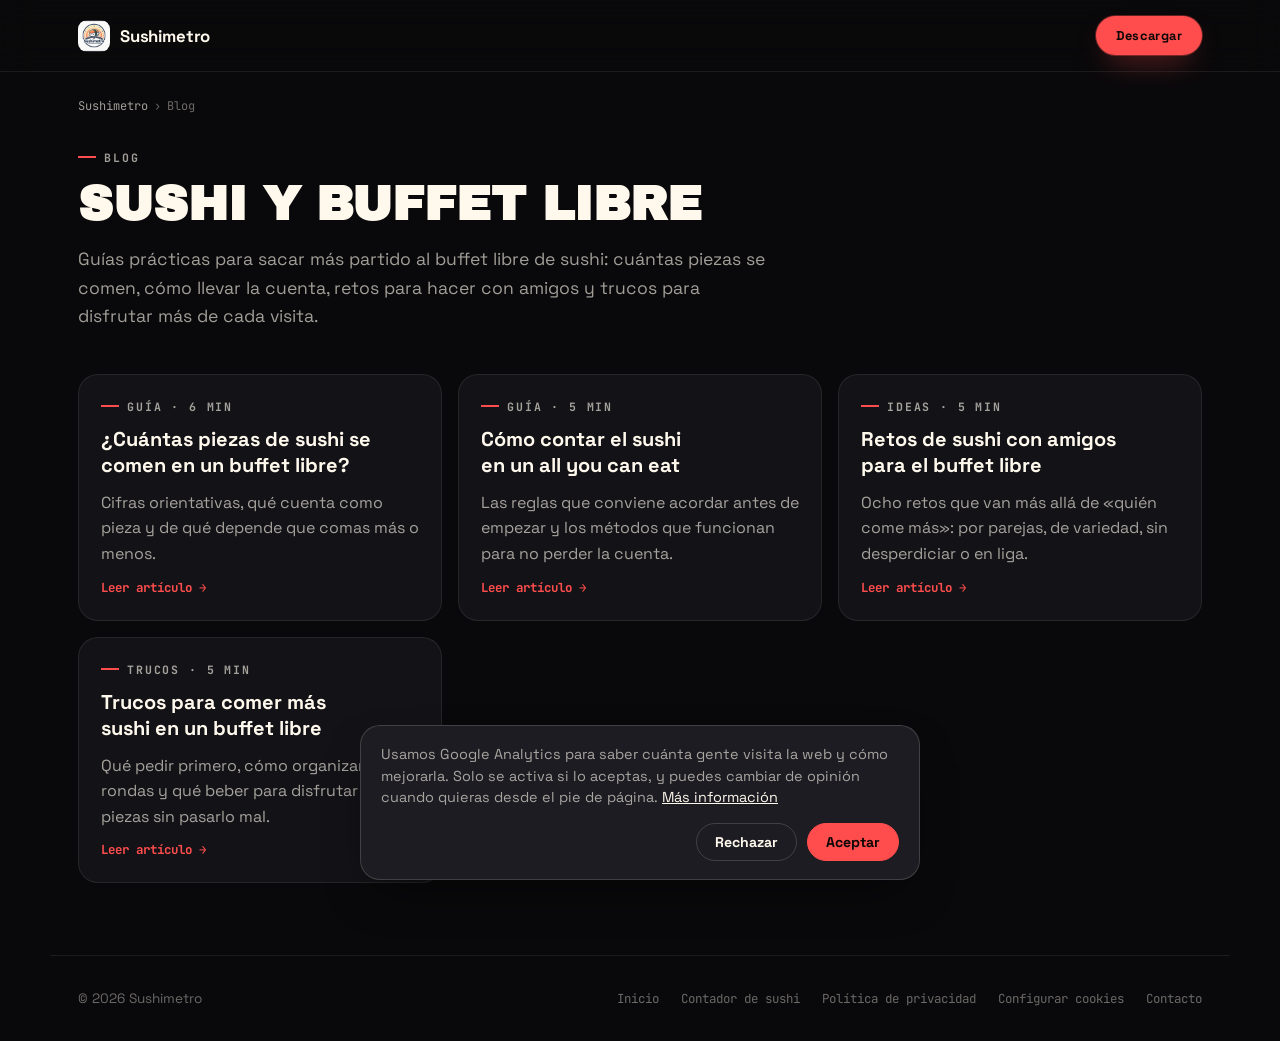
<file: blog/index.html>
<!DOCTYPE html>
<html lang="es-ES">
<head>
<meta charset="UTF-8" />
<meta name="viewport" content="width=device-width, initial-scale=1" />
<title>Blog sobre sushi y buffet libre | Sushimetro</title>
<meta name="description" content="Guías sobre el buffet libre de sushi: cuántas piezas se comen, cómo contarlas, retos con amigos y trucos para disfrutar más de cada visita." />
<link rel="canonical" href="https://sushimetro.app/blog/" />
<link rel="icon" type="image/png" href="/assets/favicon.png" />
<meta name="theme-color" content="#09090B" />

<meta property="og:type" content="website" />
<meta property="og:url" content="https://sushimetro.app/blog/" />
<meta property="og:title" content="Blog sobre sushi y buffet libre | Sushimetro" />
<meta property="og:description" content="Guías sobre el buffet libre de sushi: cuántas piezas se comen, cómo contarlas, retos con amigos y trucos para disfrutar más de cada visita." />
<meta property="og:image" content="https://sushimetro.app/assets/og-image.png" />
<meta property="og:locale" content="es_ES" />
<meta property="og:site_name" content="Sushimetro" />
<meta name="twitter:card" content="summary" />

<link rel="preconnect" href="https://fonts.googleapis.com">
<link rel="preconnect" href="https://fonts.gstatic.com" crossorigin>
<link href="https://fonts.googleapis.com/css2?family=Archivo+Black&family=Space+Grotesk:wght@400;500;600;700&family=JetBrains+Mono:wght@500;700&display=swap" rel="stylesheet">
<link rel="stylesheet" href="/assets/sitio.css" />
<link rel="stylesheet" href="/blog/blog.css" />

<script type="application/ld+json">
{
  "@context": "https://schema.org",
  "@graph": [
    {
      "@type": "CollectionPage",
      "@id": "https://sushimetro.app/blog/#webpage",
      "name": "Blog sobre sushi y buffet libre",
      "url": "https://sushimetro.app/blog/",
      "description": "Guías sobre el buffet libre de sushi: cuántas piezas se comen, cómo contarlas, retos con amigos y trucos para disfrutar más de cada visita.",
      "inLanguage": "es-ES",
      "isPartOf": { "@id": "https://sushimetro.app/#website" },
      "publisher": { "@id": "https://sushimetro.app/#organization" },
      "mainEntity": {
        "@type": "ItemList",
        "itemListElement": [
          { "@type": "ListItem", "position": 1, "url": "https://sushimetro.app/blog/cuantas-piezas-de-sushi-se-comen-en-un-buffet-libre/", "name": "¿Cuántas piezas de sushi se comen en un buffet libre?" },
          { "@type": "ListItem", "position": 2, "url": "https://sushimetro.app/blog/como-contar-el-sushi-en-un-all-you-can-eat/", "name": "Cómo contar el sushi en un all you can eat" },
          { "@type": "ListItem", "position": 3, "url": "https://sushimetro.app/blog/retos-de-sushi-con-amigos/", "name": "Retos de sushi con amigos: ideas para el buffet libre" },
          { "@type": "ListItem", "position": 4, "url": "https://sushimetro.app/blog/trucos-para-comer-mas-sushi-en-un-buffet-libre/", "name": "Trucos para comer más sushi en un buffet libre" }
        ]
      }
    },
    {
      "@type": "BreadcrumbList",
      "itemListElement": [
        { "@type": "ListItem", "position": 1, "name": "Sushimetro", "item": "https://sushimetro.app/" },
        { "@type": "ListItem", "position": 2, "name": "Blog", "item": "https://sushimetro.app/blog/" }
      ]
    }
  ]
}
</script>
</head>
<body>

<nav class="nav">
  <div class="wrap nav-inner">
    <a class="brand" href="/"><img src="/assets/icon-96.png" alt="" width="96" height="96" />Sushimetro</a>
    <a class="nav-cta" href="/#descargar" data-step="blog_nav">Descargar</a>
  </div>
</nav>

<main class="wrap">
  <nav class="migas" aria-label="Miga de pan">
    <ol>
      <li><a href="/">Sushimetro</a></li>
      <li aria-current="page">Blog</li>
    </ol>
  </nav>

  <header class="blog-cabecera">
    <span class="eyebrow">Blog</span>
    <h1>Sushi y buffet libre</h1>
    <p>Guías prácticas para sacar más partido al buffet libre de sushi: cuántas piezas se comen, cómo llevar la cuenta, retos para hacer con amigos y trucos para disfrutar más de cada visita.</p>
  </header>

  <ul class="entradas">
    <li class="entrada">
      <span class="eyebrow">Guía · 6 min</span>
      <h2><a href="/blog/cuantas-piezas-de-sushi-se-comen-en-un-buffet-libre/">¿Cuántas piezas de sushi se comen en un buffet libre?</a></h2>
      <p>Cifras orientativas, qué cuenta como pieza y de qué depende que comas más o menos.</p>
      <span class="entrada-leer" aria-hidden="true">Leer artículo →</span>
    </li>
    <li class="entrada">
      <span class="eyebrow">Guía · 5 min</span>
      <h2><a href="/blog/como-contar-el-sushi-en-un-all-you-can-eat/">Cómo contar el sushi en un all you can eat</a></h2>
      <p>Las reglas que conviene acordar antes de empezar y los métodos que funcionan para no perder la cuenta.</p>
      <span class="entrada-leer" aria-hidden="true">Leer artículo →</span>
    </li>
    <li class="entrada">
      <span class="eyebrow">Ideas · 5 min</span>
      <h2><a href="/blog/retos-de-sushi-con-amigos/">Retos de sushi con amigos para el buffet libre</a></h2>
      <p>Ocho retos que van más allá de «quién come más»: por parejas, de variedad, sin desperdiciar o en liga.</p>
      <span class="entrada-leer" aria-hidden="true">Leer artículo →</span>
    </li>
    <li class="entrada">
      <span class="eyebrow">Trucos · 5 min</span>
      <h2><a href="/blog/trucos-para-comer-mas-sushi-en-un-buffet-libre/">Trucos para comer más sushi en un buffet libre</a></h2>
      <p>Qué pedir primero, cómo organizar las rondas y qué beber para disfrutar más piezas sin pasarlo mal.</p>
      <span class="entrada-leer" aria-hidden="true">Leer artículo →</span>
    </li>
  </ul>
</main>

<footer class="wrap">
  <div class="footer-inner">
    <span>© 2026 Sushimetro</span>
    <div class="footer-links">
      <a href="/">Inicio</a>
      <a href="/contador-de-sushi/">Contador de sushi</a>
      <a href="/privacy-policy.html">Política de privacidad</a>
      <button type="button" data-open-cookies>Configurar cookies</button>
      <a href="mailto:hola@jagcweb.es">Contacto</a>
    </div>
  </div>
</footer>

<script src="/assets/consentimiento.js" defer></script>
</body>
</html>
</file>
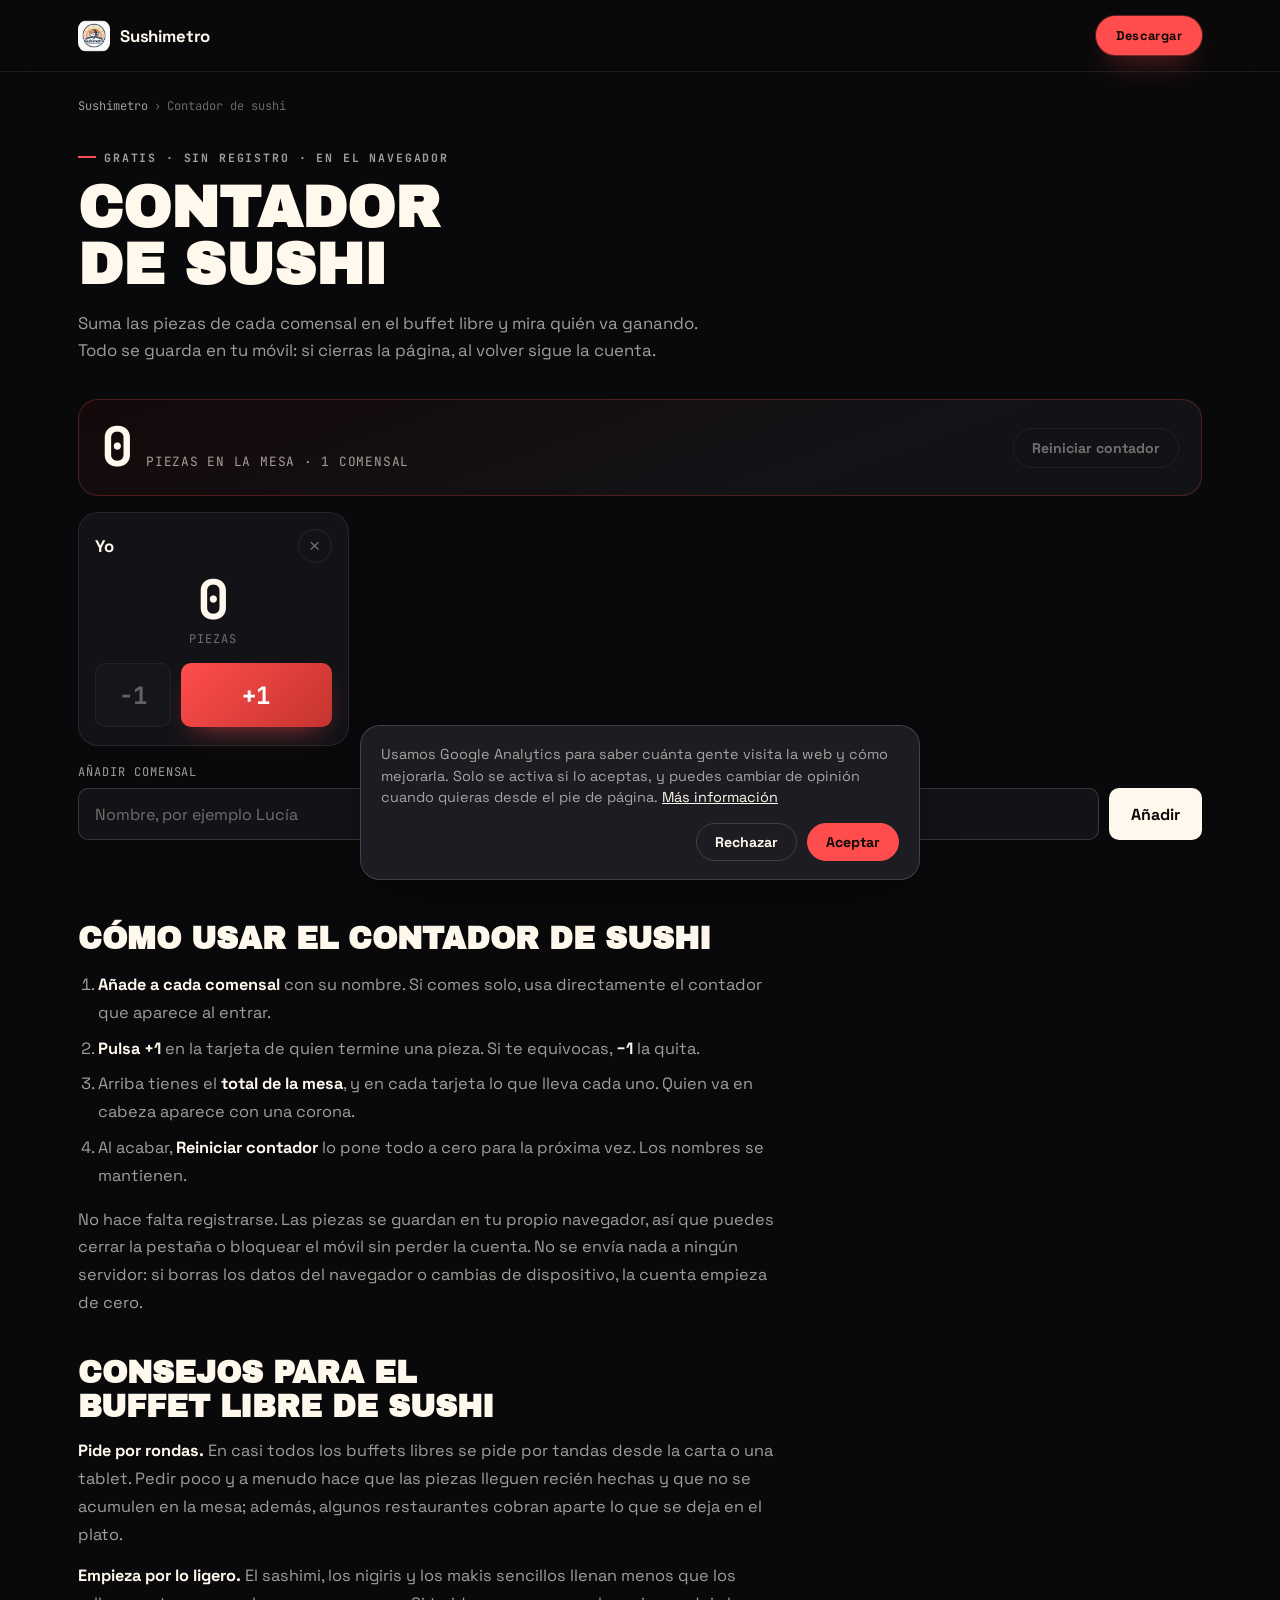
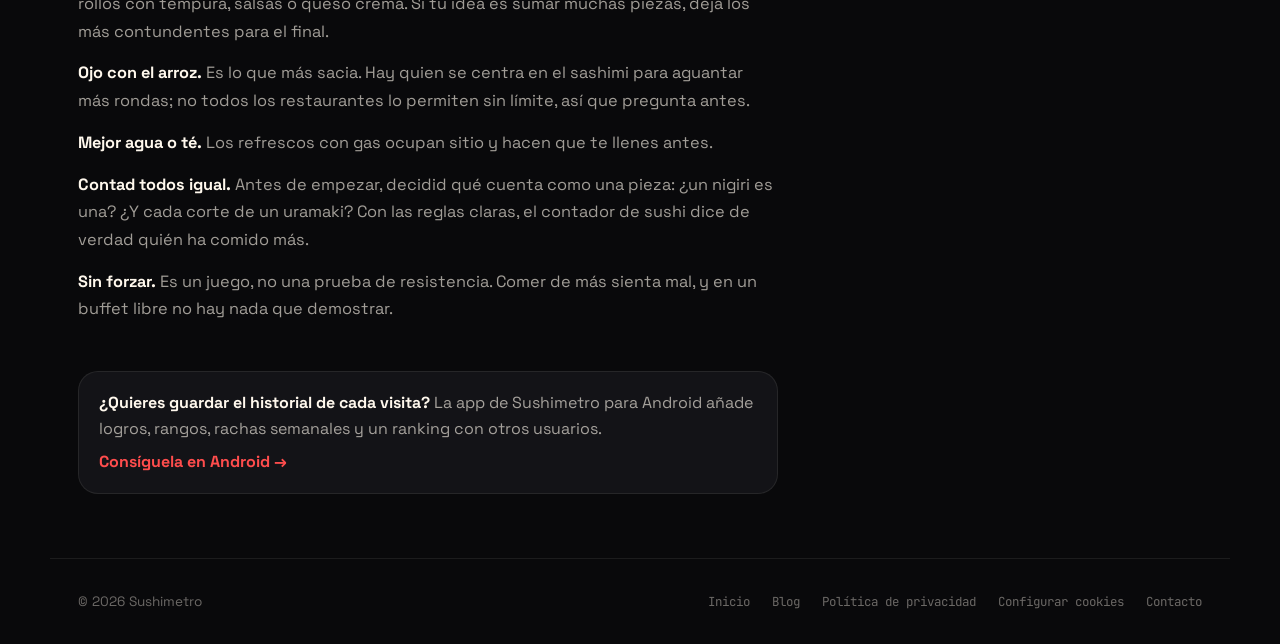
<file: contador-de-sushi/index.html>
<!DOCTYPE html>
<html lang="es-ES">
<head>
<meta charset="UTF-8" />
<meta name="viewport" content="width=device-width, initial-scale=1" />
<title>Contador de sushi online gratis | Sushimetro</title>
<meta name="description" content="Contador de sushi online y gratis: suma las piezas de cada comensal en el buffet libre, mira el total de la mesa y guarda la cuenta en tu móvil." />
<link rel="canonical" href="https://sushimetro.app/contador-de-sushi/" />
<link rel="icon" type="image/png" href="/assets/favicon.png" />
<meta name="theme-color" content="#09090B" />

<meta property="og:type" content="website" />
<meta property="og:url" content="https://sushimetro.app/contador-de-sushi/" />
<meta property="og:title" content="Contador de sushi online gratis | Sushimetro" />
<meta property="og:description" content="Suma las piezas de cada comensal en el buffet libre y mira quién ha comido más. Gratis, sin registro y desde el navegador." />
<meta property="og:image" content="https://sushimetro.app/assets/og-image.png" />
<meta property="og:locale" content="es_ES" />
<meta property="og:site_name" content="Sushimetro" />
<meta name="twitter:card" content="summary" />

<link rel="preconnect" href="https://fonts.googleapis.com">
<link rel="preconnect" href="https://fonts.gstatic.com" crossorigin>
<link href="https://fonts.googleapis.com/css2?family=Archivo+Black&family=Space+Grotesk:wght@400;500;600;700&family=JetBrains+Mono:wght@500;700&display=swap" rel="stylesheet">
<link rel="stylesheet" href="/assets/sitio.css" />
<link rel="stylesheet" href="/contador-de-sushi/contador.css" />

<script type="application/ld+json">
{
  "@context": "https://schema.org",
  "@graph": [
    {
      "@type": "WebApplication",
      "@id": "https://sushimetro.app/contador-de-sushi/#webapp",
      "name": "Contador de sushi online",
      "url": "https://sushimetro.app/contador-de-sushi/",
      "description": "Contador de sushi gratis que funciona en el navegador: suma las piezas de cada comensal en el buffet libre y muestra el total de la mesa. Los datos se guardan en el propio dispositivo.",
      "applicationCategory": "LifestyleApplication",
      "operatingSystem": "Cualquiera (navegador web)",
      "browserRequirements": "Requiere JavaScript",
      "inLanguage": "es-ES",
      "isAccessibleForFree": true,
      "offers": { "@type": "Offer", "price": "0", "priceCurrency": "EUR" },
      "isPartOf": { "@id": "https://sushimetro.app/#website" },
      "publisher": { "@id": "https://sushimetro.app/#organization" }
    },
    {
      "@type": "BreadcrumbList",
      "itemListElement": [
        { "@type": "ListItem", "position": 1, "name": "Sushimetro", "item": "https://sushimetro.app/" },
        { "@type": "ListItem", "position": 2, "name": "Contador de sushi", "item": "https://sushimetro.app/contador-de-sushi/" }
      ]
    }
  ]
}
</script>
</head>
<body>

<nav class="nav">
  <div class="wrap nav-inner">
    <a class="brand" href="/"><img src="/assets/icon-96.png" alt="" width="96" height="96" />Sushimetro</a>
    <a class="nav-cta" href="/#descargar" data-step="contador_nav">Descargar</a>
  </div>
</nav>

<main class="wrap">
  <nav class="migas" aria-label="Miga de pan">
    <ol>
      <li><a href="/">Sushimetro</a></li>
      <li aria-current="page">Contador de sushi</li>
    </ol>
  </nav>

  <header class="contador-cabecera">
    <span class="eyebrow">Gratis · Sin registro · En el navegador</span>
    <h1>Contador de sushi</h1>
    <p>Suma las piezas de cada comensal en el buffet libre y mira quién va ganando. Todo se guarda en tu móvil: si cierras la página, al volver sigue la cuenta.</p>
  </header>

  <section class="contador" aria-label="Contador de piezas">
    <div class="mesa">
      <div class="mesa-total" aria-live="polite">
        <span class="mesa-num" id="totalMesa">0</span>
        <span class="mesa-txt"><span id="totalMesaUnidad">piezas</span> en la mesa · <span id="numComensales">1 comensal</span></span>
      </div>
      <button type="button" class="btn-reiniciar" id="reiniciar">Reiniciar contador</button>
    </div>

    <ul class="comensales" id="comensales"></ul>
    <p class="comensales-vacio" id="vacio" hidden>No hay nadie en la mesa. Añade al menos un comensal para empezar a contar.</p>

    <form class="anadir" id="formAnadir" autocomplete="off">
      <label for="nombreNuevo">Añadir comensal</label>
      <div class="anadir-fila">
        <input type="text" id="nombreNuevo" maxlength="24" placeholder="Nombre, por ejemplo Lucía" />
        <button type="submit">Añadir</button>
      </div>
      <p class="anadir-aviso" id="avisoAnadir" role="status"></p>
    </form>
  </section>

  <article class="texto">
    <h2>Cómo usar el contador de sushi</h2>
    <ol>
      <li><strong>Añade a cada comensal</strong> con su nombre. Si comes solo, usa directamente el contador que aparece al entrar.</li>
      <li><strong>Pulsa +1</strong> en la tarjeta de quien termine una pieza. Si te equivocas, <strong>−1</strong> la quita.</li>
      <li>Arriba tienes el <strong>total de la mesa</strong>, y en cada tarjeta lo que lleva cada uno. Quien va en cabeza aparece con una corona.</li>
      <li>Al acabar, <strong>Reiniciar contador</strong> lo pone todo a cero para la próxima vez. Los nombres se mantienen.</li>
    </ol>
    <p>No hace falta registrarse. Las piezas se guardan en tu propio navegador, así que puedes cerrar la pestaña o bloquear el móvil sin perder la cuenta. No se envía nada a ningún servidor: si borras los datos del navegador o cambias de dispositivo, la cuenta empieza de cero.</p>

    <h2>Consejos para el buffet libre de sushi</h2>
    <p><strong>Pide por rondas.</strong> En casi todos los buffets libres se pide por tandas desde la carta o una tablet. Pedir poco y a menudo hace que las piezas lleguen recién hechas y que no se acumulen en la mesa; además, algunos restaurantes cobran aparte lo que se deja en el plato.</p>
    <p><strong>Empieza por lo ligero.</strong> El sashimi, los nigiris y los makis sencillos llenan menos que los rollos con tempura, salsas o queso crema. Si tu idea es sumar muchas piezas, deja los más contundentes para el final.</p>
    <p><strong>Ojo con el arroz.</strong> Es lo que más sacia. Hay quien se centra en el sashimi para aguantar más rondas; no todos los restaurantes lo permiten sin límite, así que pregunta antes.</p>
    <p><strong>Mejor agua o té.</strong> Los refrescos con gas ocupan sitio y hacen que te llenes antes.</p>
    <p><strong>Contad todos igual.</strong> Antes de empezar, decidid qué cuenta como una pieza: ¿un nigiri es una? ¿Y cada corte de un uramaki? Con las reglas claras, el contador de sushi dice de verdad quién ha comido más.</p>
    <p><strong>Sin forzar.</strong> Es un juego, no una prueba de resistencia. Comer de más sienta mal, y en un buffet libre no hay nada que demostrar.</p>
  </article>

  <aside class="cta-app">
    <p><strong>¿Quieres guardar el historial de cada visita?</strong> La app de Sushimetro para Android añade logros, rangos, rachas semanales y un ranking con otros usuarios.</p>
    <a href="/#descargar" data-step="contador_cta">Consíguela en Android →</a>
  </aside>
</main>

<footer class="wrap">
  <div class="footer-inner">
    <span>© 2026 Sushimetro</span>
    <div class="footer-links">
      <a href="/">Inicio</a>
      <a href="/blog/">Blog</a>
      <a href="/privacy-policy.html">Política de privacidad</a>
      <button type="button" data-open-cookies>Configurar cookies</button>
      <a href="mailto:hola@jagcweb.es">Contacto</a>
    </div>
  </div>
</footer>

<script src="/contador-de-sushi/contador.js" defer></script>
<script src="/assets/consentimiento.js" defer></script>
</body>
</html>
</file>
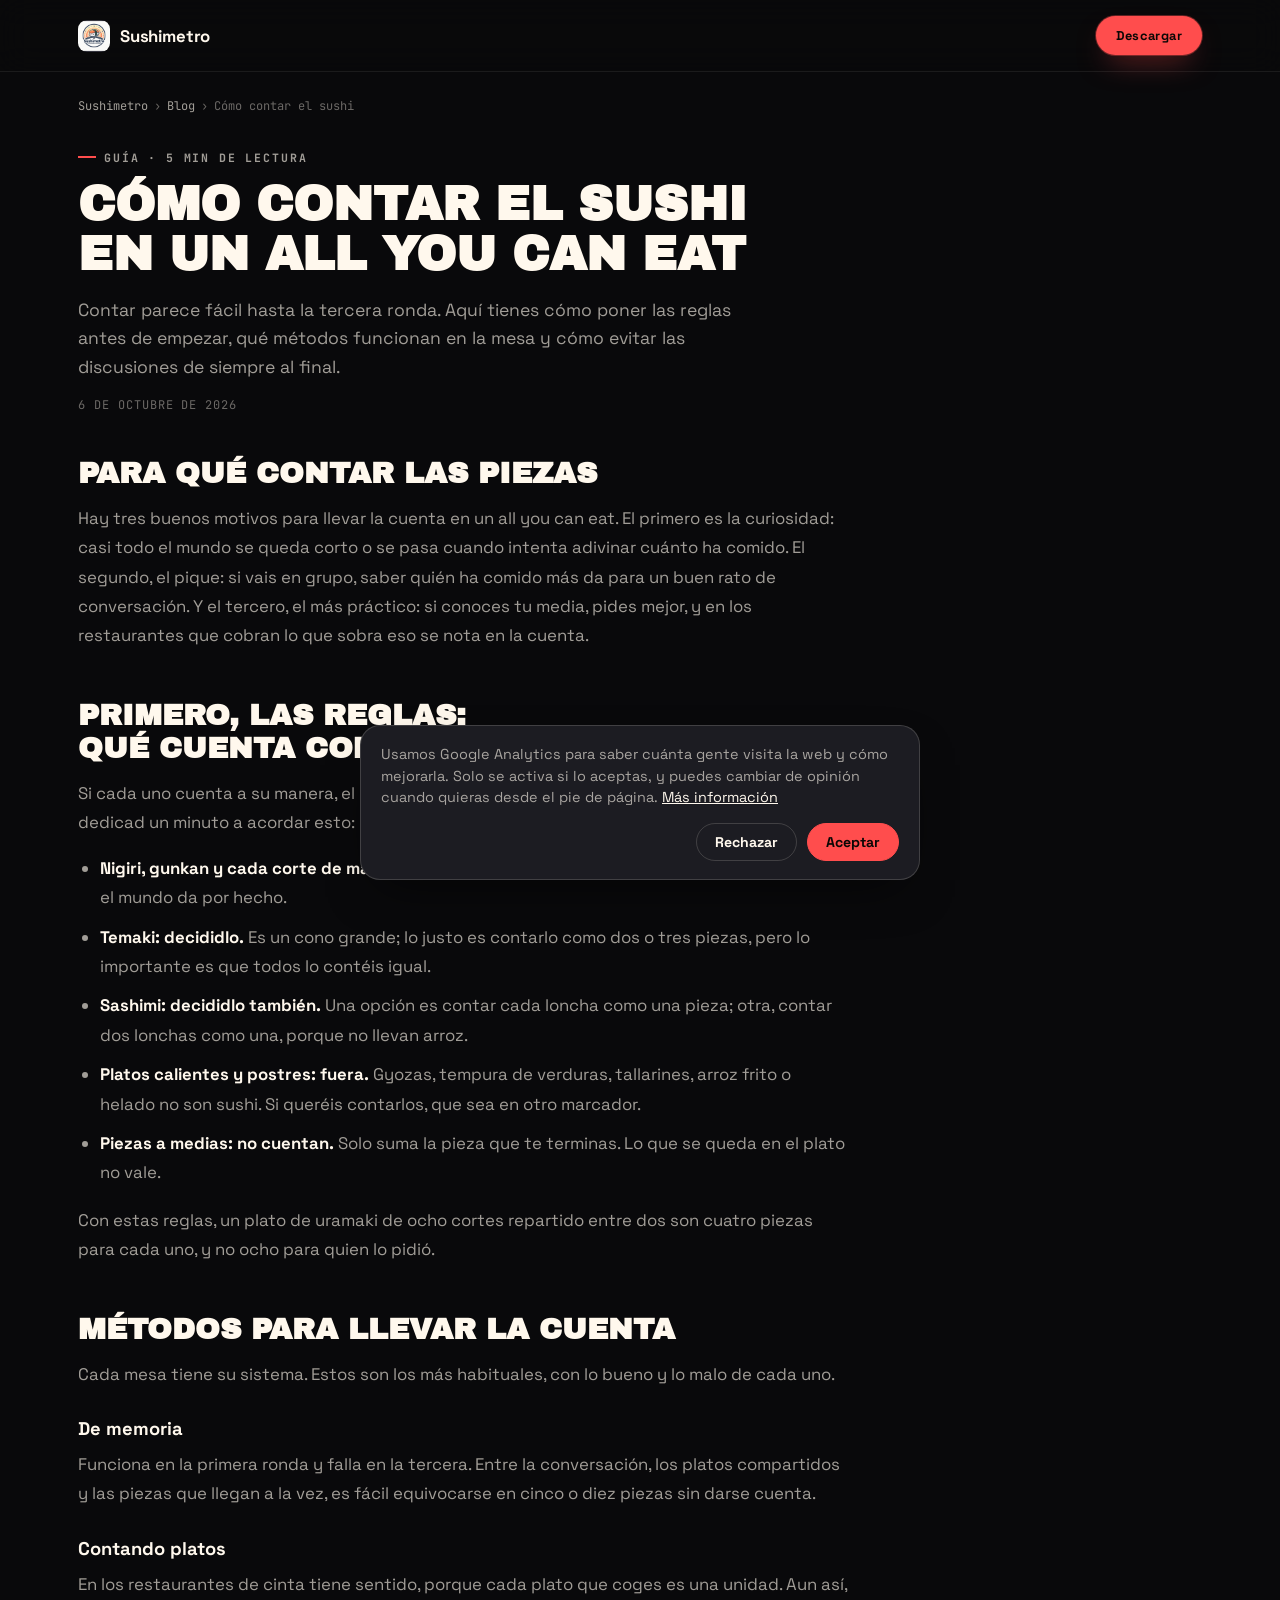
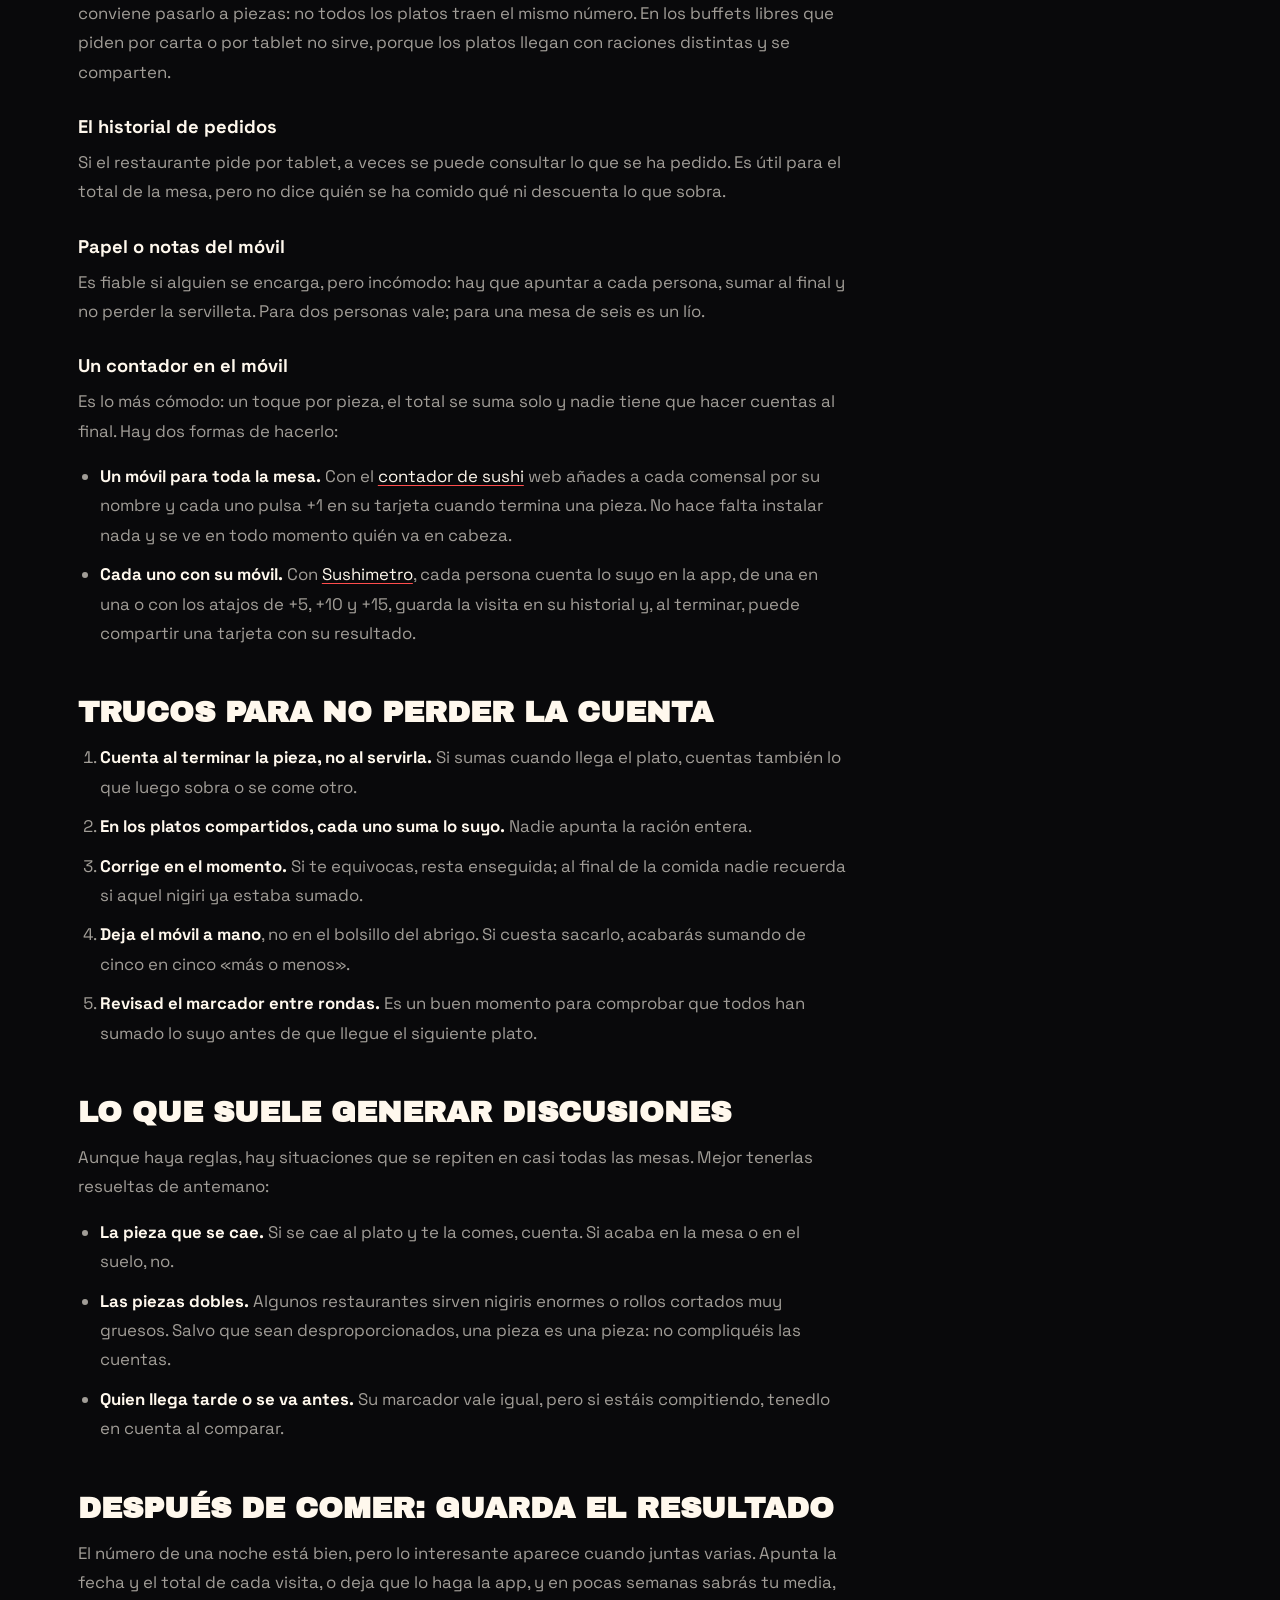
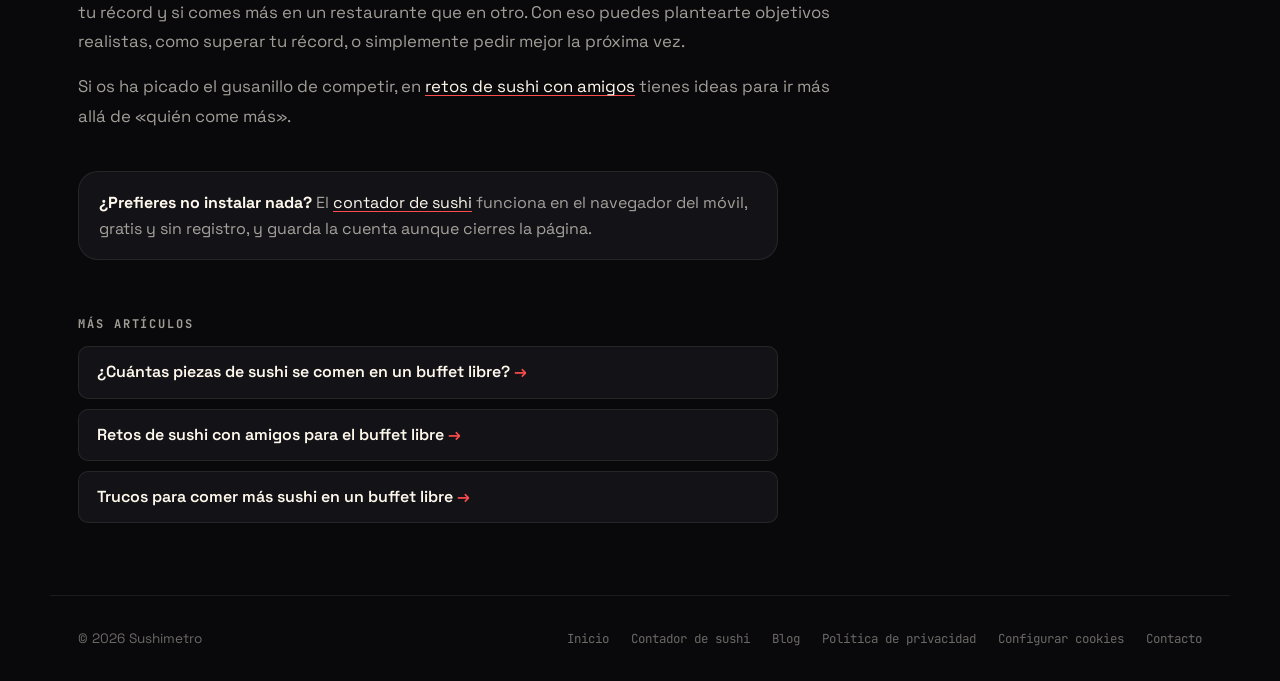
<file: blog/como-contar-el-sushi-en-un-all-you-can-eat/index.html>
<!DOCTYPE html>
<html lang="es-ES">
<head>
<meta charset="UTF-8" />
<meta name="viewport" content="width=device-width, initial-scale=1" />
<title>Cómo contar el sushi en un all you can eat | Sushimetro</title>
<meta name="description" content="Cómo llevar la cuenta de las piezas de sushi en un all you can eat: reglas para la mesa, qué cuenta como pieza y métodos para no perder la cuenta." />
<link rel="canonical" href="https://sushimetro.app/blog/como-contar-el-sushi-en-un-all-you-can-eat/" />
<link rel="icon" type="image/png" href="/assets/favicon.png" />
<meta name="theme-color" content="#09090B" />

<meta property="og:type" content="article" />
<meta property="og:url" content="https://sushimetro.app/blog/como-contar-el-sushi-en-un-all-you-can-eat/" />
<meta property="og:title" content="Cómo contar el sushi en un all you can eat" />
<meta property="og:description" content="Reglas para la mesa, qué cuenta como pieza y los métodos que funcionan para no perder la cuenta." />
<meta property="og:image" content="https://sushimetro.app/assets/og-image.png" />
<meta property="og:locale" content="es_ES" />
<meta property="og:site_name" content="Sushimetro" />
<meta property="article:published_time" content="2026-10-06" />
<meta name="twitter:card" content="summary" />

<link rel="preconnect" href="https://fonts.googleapis.com">
<link rel="preconnect" href="https://fonts.gstatic.com" crossorigin>
<link href="https://fonts.googleapis.com/css2?family=Archivo+Black&family=Space+Grotesk:wght@400;500;600;700&family=JetBrains+Mono:wght@500;700&display=swap" rel="stylesheet">
<link rel="stylesheet" href="/assets/sitio.css" />
<link rel="stylesheet" href="/blog/blog.css" />

<script type="application/ld+json">
{
  "@context": "https://schema.org",
  "@graph": [
    {
      "@type": "Article",
      "@id": "https://sushimetro.app/blog/como-contar-el-sushi-en-un-all-you-can-eat/#article",
      "headline": "Cómo contar el sushi en un all you can eat",
      "description": "Cómo llevar la cuenta de las piezas de sushi en un all you can eat: reglas para la mesa, qué cuenta como pieza y métodos para no perder la cuenta.",
      "image": "https://sushimetro.app/assets/og-image.png",
      "datePublished": "2026-10-06",
      "dateModified": "2026-10-06",
      "inLanguage": "es-ES",
      "mainEntityOfPage": "https://sushimetro.app/blog/como-contar-el-sushi-en-un-all-you-can-eat/",
      "author": { "@type": "Organization", "@id": "https://sushimetro.app/#organization", "name": "Sushimetro", "url": "https://sushimetro.app/" },
      "publisher": { "@type": "Organization", "@id": "https://sushimetro.app/#organization", "name": "Sushimetro", "logo": { "@type": "ImageObject", "url": "https://sushimetro.app/assets/icon-256.png" } },
      "isPartOf": { "@id": "https://sushimetro.app/#website" }
    },
    {
      "@type": "BreadcrumbList",
      "itemListElement": [
        { "@type": "ListItem", "position": 1, "name": "Sushimetro", "item": "https://sushimetro.app/" },
        { "@type": "ListItem", "position": 2, "name": "Blog", "item": "https://sushimetro.app/blog/" },
        { "@type": "ListItem", "position": 3, "name": "Cómo contar el sushi en un all you can eat", "item": "https://sushimetro.app/blog/como-contar-el-sushi-en-un-all-you-can-eat/" }
      ]
    }
  ]
}
</script>
</head>
<body>

<nav class="nav">
  <div class="wrap nav-inner">
    <a class="brand" href="/"><img src="/assets/icon-96.png" alt="" width="96" height="96" />Sushimetro</a>
    <a class="nav-cta" href="/#descargar" data-step="blog_nav">Descargar</a>
  </div>
</nav>

<main class="wrap">
  <nav class="migas" aria-label="Miga de pan">
    <ol>
      <li><a href="/">Sushimetro</a></li>
      <li><a href="/blog/">Blog</a></li>
      <li aria-current="page">Cómo contar el sushi</li>
    </ol>
  </nav>

  <article>
    <header class="articulo-cabecera">
      <span class="eyebrow">Guía · 5 min de lectura</span>
      <h1>Cómo contar el sushi en un all you can eat</h1>
      <p class="entradilla">Contar parece fácil hasta la tercera ronda. Aquí tienes cómo poner las reglas antes de empezar, qué métodos funcionan en la mesa y cómo evitar las discusiones de siempre al final.</p>
      <p class="articulo-meta"><time datetime="2026-10-06">6 de octubre de 2026</time></p>
    </header>

    <div class="articulo-cuerpo">
      <h2>Para qué contar las piezas</h2>
      <p>Hay tres buenos motivos para llevar la cuenta en un all you can eat. El primero es la curiosidad: casi todo el mundo se queda corto o se pasa cuando intenta adivinar cuánto ha comido. El segundo, el pique: si vais en grupo, saber quién ha comido más da para un buen rato de conversación. Y el tercero, el más práctico: si conoces tu media, pides mejor, y en los restaurantes que cobran lo que sobra eso se nota en la cuenta.</p>

      <h2>Primero, las reglas: qué cuenta como pieza</h2>
      <p>Si cada uno cuenta a su manera, el resultado no vale para comparar. Antes de la primera ronda, dedicad un minuto a acordar esto:</p>
      <ul>
        <li><strong>Nigiri, gunkan y cada corte de maki o uramaki: una pieza.</strong> Es lo más sencillo y lo que casi todo el mundo da por hecho.</li>
        <li><strong>Temaki: decididlo.</strong> Es un cono grande; lo justo es contarlo como dos o tres piezas, pero lo importante es que todos lo contéis igual.</li>
        <li><strong>Sashimi: decididlo también.</strong> Una opción es contar cada loncha como una pieza; otra, contar dos lonchas como una, porque no llevan arroz.</li>
        <li><strong>Platos calientes y postres: fuera.</strong> Gyozas, tempura de verduras, tallarines, arroz frito o helado no son sushi. Si queréis contarlos, que sea en otro marcador.</li>
        <li><strong>Piezas a medias: no cuentan.</strong> Solo suma la pieza que te terminas. Lo que se queda en el plato no vale.</li>
      </ul>
      <p>Con estas reglas, un plato de uramaki de ocho cortes repartido entre dos son cuatro piezas para cada uno, y no ocho para quien lo pidió.</p>

      <h2>Métodos para llevar la cuenta</h2>
      <p>Cada mesa tiene su sistema. Estos son los más habituales, con lo bueno y lo malo de cada uno.</p>

      <h3>De memoria</h3>
      <p>Funciona en la primera ronda y falla en la tercera. Entre la conversación, los platos compartidos y las piezas que llegan a la vez, es fácil equivocarse en cinco o diez piezas sin darse cuenta.</p>

      <h3>Contando platos</h3>
      <p>En los restaurantes de cinta tiene sentido, porque cada plato que coges es una unidad. Aun así, conviene pasarlo a piezas: no todos los platos traen el mismo número. En los buffets libres que piden por carta o por tablet no sirve, porque los platos llegan con raciones distintas y se comparten.</p>

      <h3>El historial de pedidos</h3>
      <p>Si el restaurante pide por tablet, a veces se puede consultar lo que se ha pedido. Es útil para el total de la mesa, pero no dice quién se ha comido qué ni descuenta lo que sobra.</p>

      <h3>Papel o notas del móvil</h3>
      <p>Es fiable si alguien se encarga, pero incómodo: hay que apuntar a cada persona, sumar al final y no perder la servilleta. Para dos personas vale; para una mesa de seis es un lío.</p>

      <h3>Un contador en el móvil</h3>
      <p>Es lo más cómodo: un toque por pieza, el total se suma solo y nadie tiene que hacer cuentas al final. Hay dos formas de hacerlo:</p>
      <ul>
        <li><strong>Un móvil para toda la mesa.</strong> Con el <a href="/contador-de-sushi/">contador de sushi</a> web añades a cada comensal por su nombre y cada uno pulsa +1 en su tarjeta cuando termina una pieza. No hace falta instalar nada y se ve en todo momento quién va en cabeza.</li>
        <li><strong>Cada uno con su móvil.</strong> Con <a href="/">Sushimetro</a>, cada persona cuenta lo suyo en la app, de una en una o con los atajos de +5, +10 y +15, guarda la visita en su historial y, al terminar, puede compartir una tarjeta con su resultado.</li>
      </ul>

      <h2>Trucos para no perder la cuenta</h2>
      <ol>
        <li><strong>Cuenta al terminar la pieza, no al servirla.</strong> Si sumas cuando llega el plato, cuentas también lo que luego sobra o se come otro.</li>
        <li><strong>En los platos compartidos, cada uno suma lo suyo.</strong> Nadie apunta la ración entera.</li>
        <li><strong>Corrige en el momento.</strong> Si te equivocas, resta enseguida; al final de la comida nadie recuerda si aquel nigiri ya estaba sumado.</li>
        <li><strong>Deja el móvil a mano</strong>, no en el bolsillo del abrigo. Si cuesta sacarlo, acabarás sumando de cinco en cinco «más o menos».</li>
        <li><strong>Revisad el marcador entre rondas.</strong> Es un buen momento para comprobar que todos han sumado lo suyo antes de que llegue el siguiente plato.</li>
      </ol>

      <h2>Lo que suele generar discusiones</h2>
      <p>Aunque haya reglas, hay situaciones que se repiten en casi todas las mesas. Mejor tenerlas resueltas de antemano:</p>
      <ul>
        <li><strong>La pieza que se cae.</strong> Si se cae al plato y te la comes, cuenta. Si acaba en la mesa o en el suelo, no.</li>
        <li><strong>Las piezas dobles.</strong> Algunos restaurantes sirven nigiris enormes o rollos cortados muy gruesos. Salvo que sean desproporcionados, una pieza es una pieza: no compliquéis las cuentas.</li>
        <li><strong>Quien llega tarde o se va antes.</strong> Su marcador vale igual, pero si estáis compitiendo, tenedlo en cuenta al comparar.</li>
      </ul>

      <h2>Después de comer: guarda el resultado</h2>
      <p>El número de una noche está bien, pero lo interesante aparece cuando juntas varias. Apunta la fecha y el total de cada visita, o deja que lo haga la app, y en pocas semanas sabrás tu media, tu récord y si comes más en un restaurante que en otro. Con eso puedes plantearte objetivos realistas, como superar tu récord, o simplemente pedir mejor la próxima vez.</p>
      <p>Si os ha picado el gusanillo de competir, en <a href="/blog/retos-de-sushi-con-amigos/">retos de sushi con amigos</a> tienes ideas para ir más allá de «quién come más».</p>
    </div>
  </article>

  <aside class="cta-blog">
    <p><strong>¿Prefieres no instalar nada?</strong> El <a href="/contador-de-sushi/">contador de sushi</a> funciona en el navegador del móvil, gratis y sin registro, y guarda la cuenta aunque cierres la página.</p>
  </aside>

  <section class="relacionados" aria-labelledby="mas-articulos">
    <h2 id="mas-articulos">Más artículos</h2>
    <ul>
      <li><a href="/blog/cuantas-piezas-de-sushi-se-comen-en-un-buffet-libre/">¿Cuántas piezas de sushi se comen en un buffet libre?</a></li>
      <li><a href="/blog/retos-de-sushi-con-amigos/">Retos de sushi con amigos para el buffet libre</a></li>
      <li><a href="/blog/trucos-para-comer-mas-sushi-en-un-buffet-libre/">Trucos para comer más sushi en un buffet libre</a></li>
    </ul>
  </section>
</main>

<footer class="wrap">
  <div class="footer-inner">
    <span>© 2026 Sushimetro</span>
    <div class="footer-links">
      <a href="/">Inicio</a>
      <a href="/contador-de-sushi/">Contador de sushi</a>
      <a href="/blog/">Blog</a>
      <a href="/privacy-policy.html">Política de privacidad</a>
      <button type="button" data-open-cookies>Configurar cookies</button>
      <a href="mailto:hola@jagcweb.es">Contacto</a>
    </div>
  </div>
</footer>

<script src="/assets/consentimiento.js" defer></script>
</body>
</html>
</file>
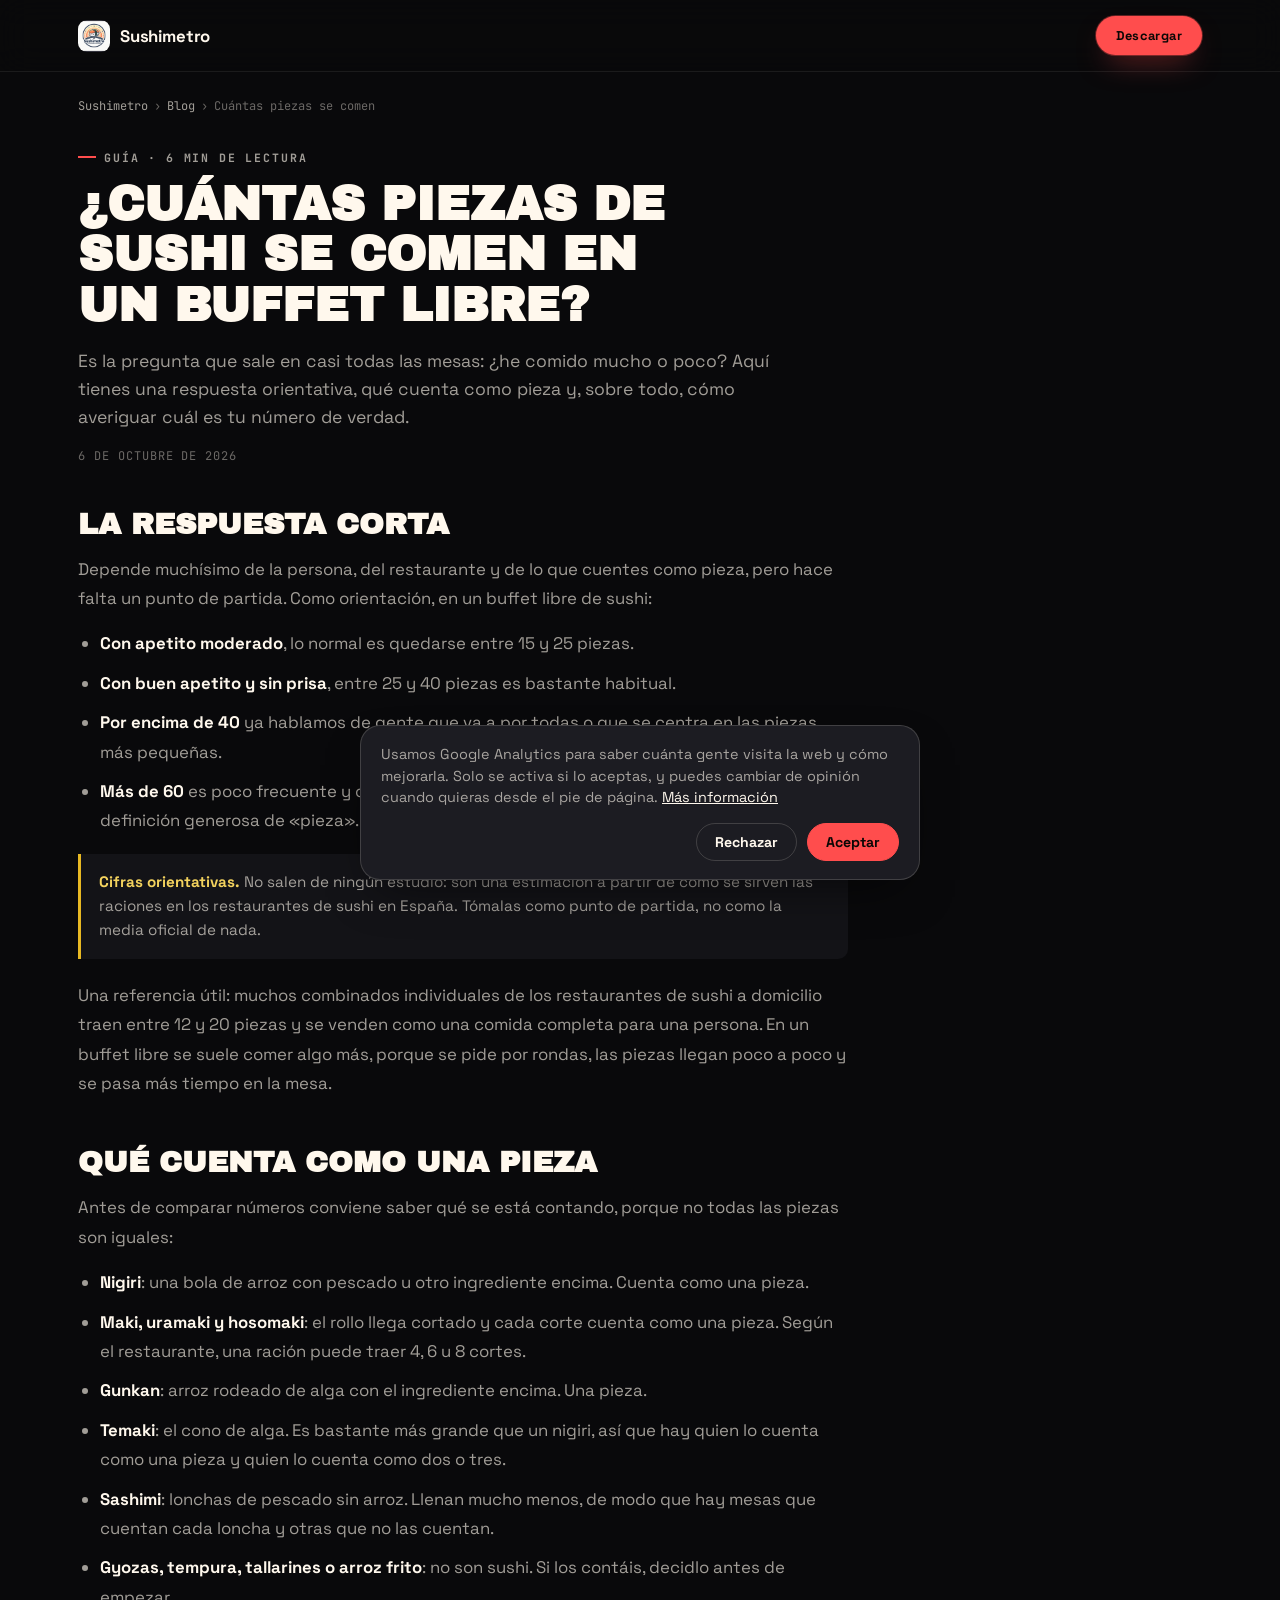
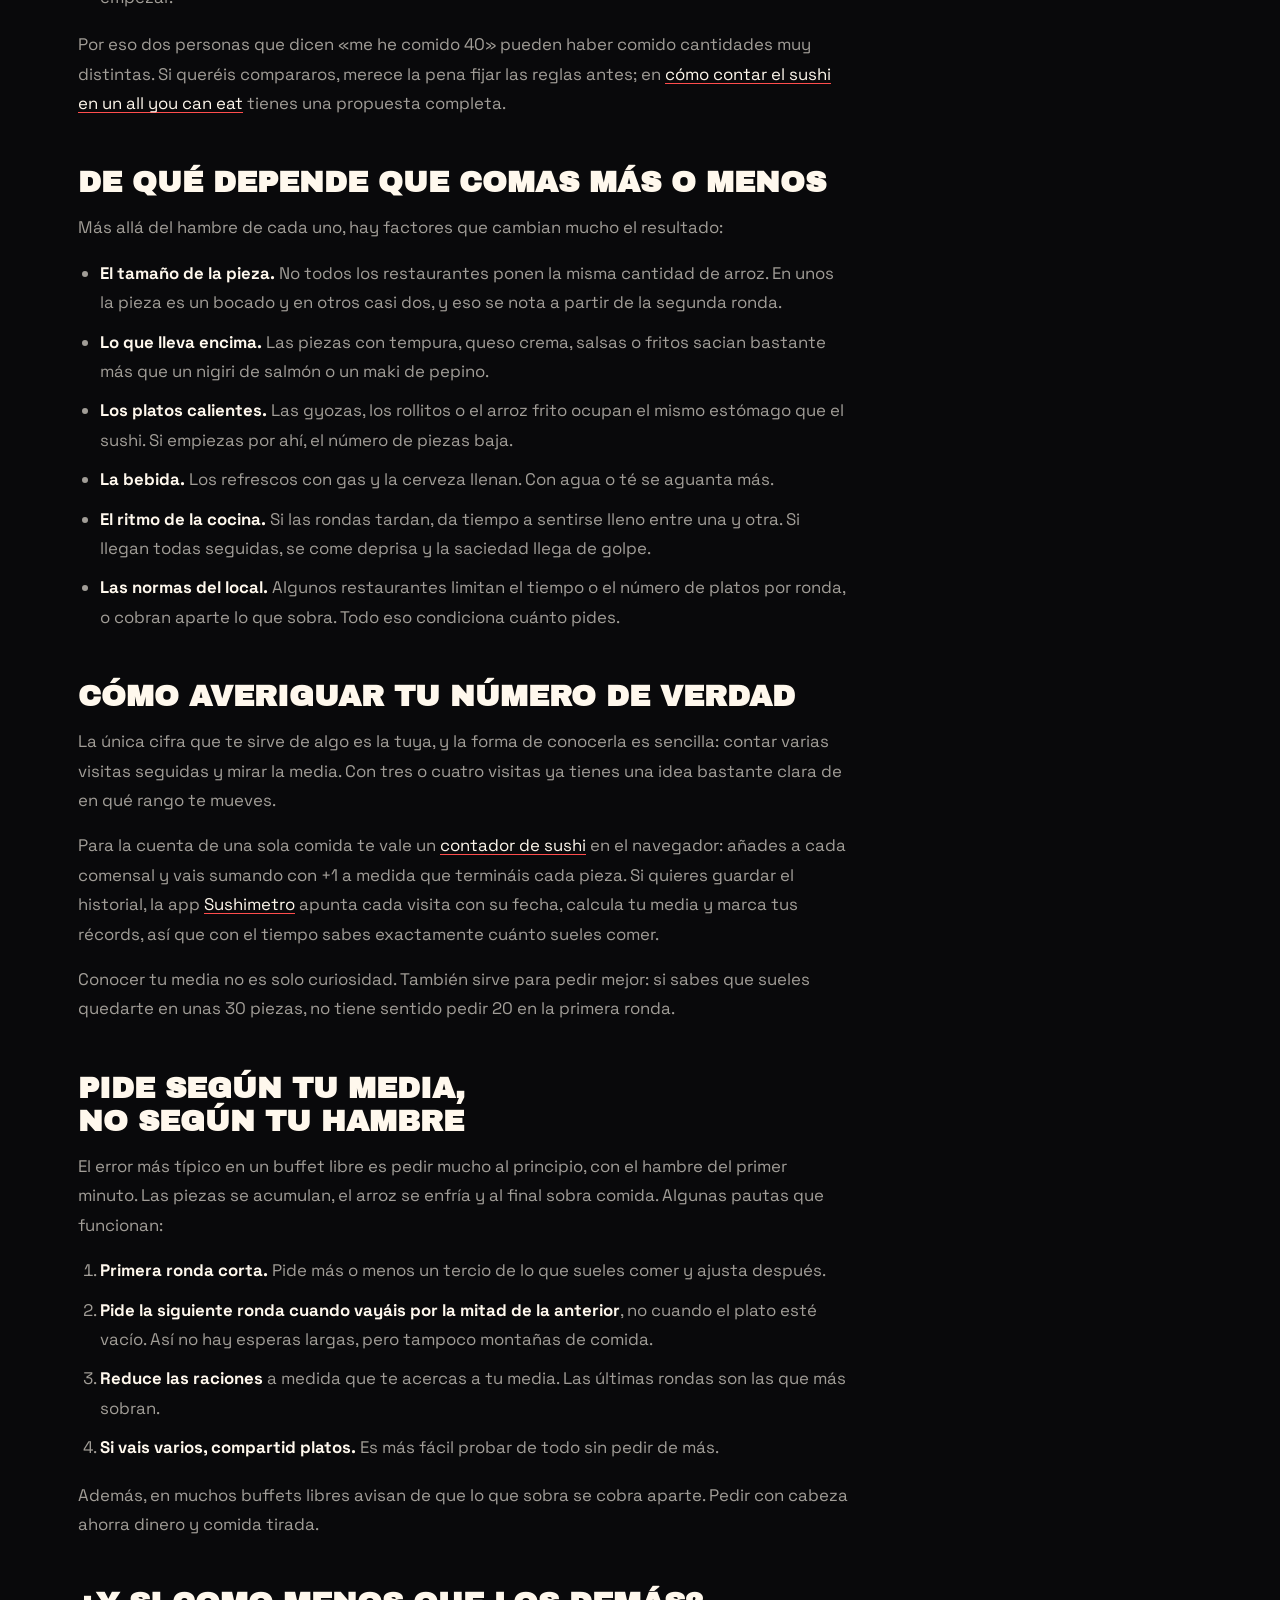
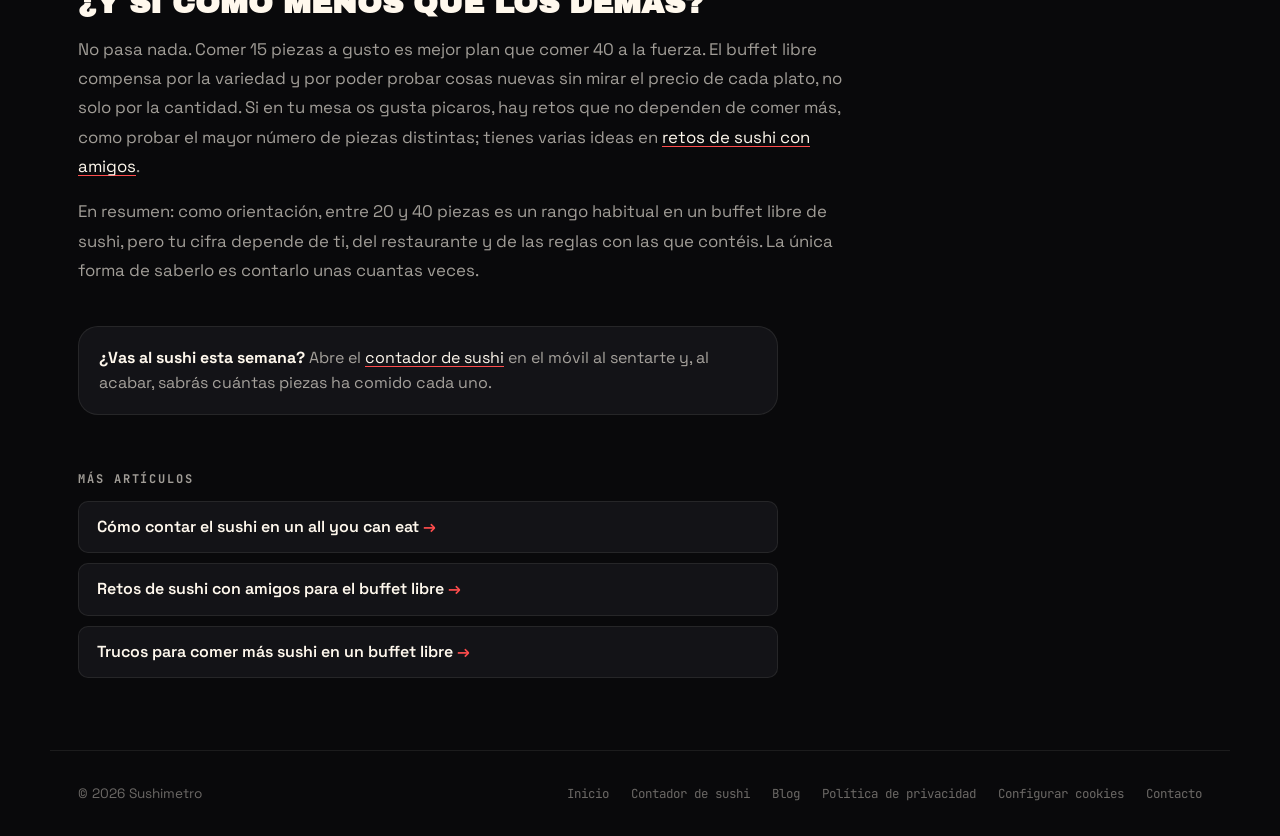
<file: blog/cuantas-piezas-de-sushi-se-comen-en-un-buffet-libre/index.html>
<!DOCTYPE html>
<html lang="es-ES">
<head>
<meta charset="UTF-8" />
<meta name="viewport" content="width=device-width, initial-scale=1" />
<title>¿Cuántas piezas de sushi se comen en un buffet libre? | Sushimetro</title>
<meta name="description" content="Cifras orientativas de cuántas piezas de sushi come una persona en un buffet libre, qué cuenta como pieza y de qué depende que comas más o menos." />
<link rel="canonical" href="https://sushimetro.app/blog/cuantas-piezas-de-sushi-se-comen-en-un-buffet-libre/" />
<link rel="icon" type="image/png" href="/assets/favicon.png" />
<meta name="theme-color" content="#09090B" />

<meta property="og:type" content="article" />
<meta property="og:url" content="https://sushimetro.app/blog/cuantas-piezas-de-sushi-se-comen-en-un-buffet-libre/" />
<meta property="og:title" content="¿Cuántas piezas de sushi se comen en un buffet libre?" />
<meta property="og:description" content="Cifras orientativas, qué cuenta como pieza y cómo averiguar cuál es tu número de verdad." />
<meta property="og:image" content="https://sushimetro.app/assets/og-image.png" />
<meta property="og:locale" content="es_ES" />
<meta property="og:site_name" content="Sushimetro" />
<meta property="article:published_time" content="2026-10-06" />
<meta name="twitter:card" content="summary" />

<link rel="preconnect" href="https://fonts.googleapis.com">
<link rel="preconnect" href="https://fonts.gstatic.com" crossorigin>
<link href="https://fonts.googleapis.com/css2?family=Archivo+Black&family=Space+Grotesk:wght@400;500;600;700&family=JetBrains+Mono:wght@500;700&display=swap" rel="stylesheet">
<link rel="stylesheet" href="/assets/sitio.css" />
<link rel="stylesheet" href="/blog/blog.css" />

<script type="application/ld+json">
{
  "@context": "https://schema.org",
  "@graph": [
    {
      "@type": "Article",
      "@id": "https://sushimetro.app/blog/cuantas-piezas-de-sushi-se-comen-en-un-buffet-libre/#article",
      "headline": "¿Cuántas piezas de sushi se comen en un buffet libre?",
      "description": "Cifras orientativas de cuántas piezas de sushi come una persona en un buffet libre, qué cuenta como pieza y de qué depende que comas más o menos.",
      "image": "https://sushimetro.app/assets/og-image.png",
      "datePublished": "2026-10-06",
      "dateModified": "2026-10-06",
      "inLanguage": "es-ES",
      "mainEntityOfPage": "https://sushimetro.app/blog/cuantas-piezas-de-sushi-se-comen-en-un-buffet-libre/",
      "author": { "@type": "Organization", "@id": "https://sushimetro.app/#organization", "name": "Sushimetro", "url": "https://sushimetro.app/" },
      "publisher": { "@type": "Organization", "@id": "https://sushimetro.app/#organization", "name": "Sushimetro", "logo": { "@type": "ImageObject", "url": "https://sushimetro.app/assets/icon-256.png" } },
      "isPartOf": { "@id": "https://sushimetro.app/#website" }
    },
    {
      "@type": "BreadcrumbList",
      "itemListElement": [
        { "@type": "ListItem", "position": 1, "name": "Sushimetro", "item": "https://sushimetro.app/" },
        { "@type": "ListItem", "position": 2, "name": "Blog", "item": "https://sushimetro.app/blog/" },
        { "@type": "ListItem", "position": 3, "name": "¿Cuántas piezas de sushi se comen en un buffet libre?", "item": "https://sushimetro.app/blog/cuantas-piezas-de-sushi-se-comen-en-un-buffet-libre/" }
      ]
    }
  ]
}
</script>
</head>
<body>

<nav class="nav">
  <div class="wrap nav-inner">
    <a class="brand" href="/"><img src="/assets/icon-96.png" alt="" width="96" height="96" />Sushimetro</a>
    <a class="nav-cta" href="/#descargar" data-step="blog_nav">Descargar</a>
  </div>
</nav>

<main class="wrap">
  <nav class="migas" aria-label="Miga de pan">
    <ol>
      <li><a href="/">Sushimetro</a></li>
      <li><a href="/blog/">Blog</a></li>
      <li aria-current="page">Cuántas piezas se comen</li>
    </ol>
  </nav>

  <article>
    <header class="articulo-cabecera">
      <span class="eyebrow">Guía · 6 min de lectura</span>
      <h1>¿Cuántas piezas de sushi se comen en un buffet libre?</h1>
      <p class="entradilla">Es la pregunta que sale en casi todas las mesas: ¿he comido mucho o poco? Aquí tienes una respuesta orientativa, qué cuenta como pieza y, sobre todo, cómo averiguar cuál es tu número de verdad.</p>
      <p class="articulo-meta"><time datetime="2026-10-06">6 de octubre de 2026</time></p>
    </header>

    <div class="articulo-cuerpo">
      <h2>La respuesta corta</h2>
      <p>Depende muchísimo de la persona, del restaurante y de lo que cuentes como pieza, pero hace falta un punto de partida. Como orientación, en un buffet libre de sushi:</p>
      <ul>
        <li><strong>Con apetito moderado</strong>, lo normal es quedarse entre 15 y 25 piezas.</li>
        <li><strong>Con buen apetito y sin prisa</strong>, entre 25 y 40 piezas es bastante habitual.</li>
        <li><strong>Por encima de 40</strong> ya hablamos de gente que va a por todas o que se centra en las piezas más pequeñas.</li>
        <li><strong>Más de 60</strong> es poco frecuente y casi siempre tiene truco: mucho sashimi, makis finos o una definición generosa de «pieza».</li>
      </ul>
      <aside class="nota">
        <p><strong>Cifras orientativas.</strong> No salen de ningún estudio: son una estimación a partir de cómo se sirven las raciones en los restaurantes de sushi en España. Tómalas como punto de partida, no como la media oficial de nada.</p>
      </aside>
      <p>Una referencia útil: muchos combinados individuales de los restaurantes de sushi a domicilio traen entre 12 y 20 piezas y se venden como una comida completa para una persona. En un buffet libre se suele comer algo más, porque se pide por rondas, las piezas llegan poco a poco y se pasa más tiempo en la mesa.</p>

      <h2>Qué cuenta como una pieza</h2>
      <p>Antes de comparar números conviene saber qué se está contando, porque no todas las piezas son iguales:</p>
      <ul>
        <li><strong>Nigiri</strong>: una bola de arroz con pescado u otro ingrediente encima. Cuenta como una pieza.</li>
        <li><strong>Maki, uramaki y hosomaki</strong>: el rollo llega cortado y cada corte cuenta como una pieza. Según el restaurante, una ración puede traer 4, 6 u 8 cortes.</li>
        <li><strong>Gunkan</strong>: arroz rodeado de alga con el ingrediente encima. Una pieza.</li>
        <li><strong>Temaki</strong>: el cono de alga. Es bastante más grande que un nigiri, así que hay quien lo cuenta como una pieza y quien lo cuenta como dos o tres.</li>
        <li><strong>Sashimi</strong>: lonchas de pescado sin arroz. Llenan mucho menos, de modo que hay mesas que cuentan cada loncha y otras que no las cuentan.</li>
        <li><strong>Gyozas, tempura, tallarines o arroz frito</strong>: no son sushi. Si los contáis, decidlo antes de empezar.</li>
      </ul>
      <p>Por eso dos personas que dicen «me he comido 40» pueden haber comido cantidades muy distintas. Si queréis compararos, merece la pena fijar las reglas antes; en <a href="/blog/como-contar-el-sushi-en-un-all-you-can-eat/">cómo contar el sushi en un all you can eat</a> tienes una propuesta completa.</p>

      <h2>De qué depende que comas más o menos</h2>
      <p>Más allá del hambre de cada uno, hay factores que cambian mucho el resultado:</p>
      <ul>
        <li><strong>El tamaño de la pieza.</strong> No todos los restaurantes ponen la misma cantidad de arroz. En unos la pieza es un bocado y en otros casi dos, y eso se nota a partir de la segunda ronda.</li>
        <li><strong>Lo que lleva encima.</strong> Las piezas con tempura, queso crema, salsas o fritos sacian bastante más que un nigiri de salmón o un maki de pepino.</li>
        <li><strong>Los platos calientes.</strong> Las gyozas, los rollitos o el arroz frito ocupan el mismo estómago que el sushi. Si empiezas por ahí, el número de piezas baja.</li>
        <li><strong>La bebida.</strong> Los refrescos con gas y la cerveza llenan. Con agua o té se aguanta más.</li>
        <li><strong>El ritmo de la cocina.</strong> Si las rondas tardan, da tiempo a sentirse lleno entre una y otra. Si llegan todas seguidas, se come deprisa y la saciedad llega de golpe.</li>
        <li><strong>Las normas del local.</strong> Algunos restaurantes limitan el tiempo o el número de platos por ronda, o cobran aparte lo que sobra. Todo eso condiciona cuánto pides.</li>
      </ul>

      <h2>Cómo averiguar tu número de verdad</h2>
      <p>La única cifra que te sirve de algo es la tuya, y la forma de conocerla es sencilla: contar varias visitas seguidas y mirar la media. Con tres o cuatro visitas ya tienes una idea bastante clara de en qué rango te mueves.</p>
      <p>Para la cuenta de una sola comida te vale un <a href="/contador-de-sushi/">contador de sushi</a> en el navegador: añades a cada comensal y vais sumando con +1 a medida que termináis cada pieza. Si quieres guardar el historial, la app <a href="/">Sushimetro</a> apunta cada visita con su fecha, calcula tu media y marca tus récords, así que con el tiempo sabes exactamente cuánto sueles comer.</p>
      <p>Conocer tu media no es solo curiosidad. También sirve para pedir mejor: si sabes que sueles quedarte en unas 30 piezas, no tiene sentido pedir 20 en la primera ronda.</p>

      <h2>Pide según tu media, no según tu hambre</h2>
      <p>El error más típico en un buffet libre es pedir mucho al principio, con el hambre del primer minuto. Las piezas se acumulan, el arroz se enfría y al final sobra comida. Algunas pautas que funcionan:</p>
      <ol>
        <li><strong>Primera ronda corta.</strong> Pide más o menos un tercio de lo que sueles comer y ajusta después.</li>
        <li><strong>Pide la siguiente ronda cuando vayáis por la mitad de la anterior</strong>, no cuando el plato esté vacío. Así no hay esperas largas, pero tampoco montañas de comida.</li>
        <li><strong>Reduce las raciones</strong> a medida que te acercas a tu media. Las últimas rondas son las que más sobran.</li>
        <li><strong>Si vais varios, compartid platos.</strong> Es más fácil probar de todo sin pedir de más.</li>
      </ol>
      <p>Además, en muchos buffets libres avisan de que lo que sobra se cobra aparte. Pedir con cabeza ahorra dinero y comida tirada.</p>

      <h2>¿Y si como menos que los demás?</h2>
      <p>No pasa nada. Comer 15 piezas a gusto es mejor plan que comer 40 a la fuerza. El buffet libre compensa por la variedad y por poder probar cosas nuevas sin mirar el precio de cada plato, no solo por la cantidad. Si en tu mesa os gusta picaros, hay retos que no dependen de comer más, como probar el mayor número de piezas distintas; tienes varias ideas en <a href="/blog/retos-de-sushi-con-amigos/">retos de sushi con amigos</a>.</p>
      <p>En resumen: como orientación, entre 20 y 40 piezas es un rango habitual en un buffet libre de sushi, pero tu cifra depende de ti, del restaurante y de las reglas con las que contéis. La única forma de saberlo es contarlo unas cuantas veces.</p>
    </div>
  </article>

  <aside class="cta-blog">
    <p><strong>¿Vas al sushi esta semana?</strong> Abre el <a href="/contador-de-sushi/">contador de sushi</a> en el móvil al sentarte y, al acabar, sabrás cuántas piezas ha comido cada uno.</p>
  </aside>

  <section class="relacionados" aria-labelledby="mas-articulos">
    <h2 id="mas-articulos">Más artículos</h2>
    <ul>
      <li><a href="/blog/como-contar-el-sushi-en-un-all-you-can-eat/">Cómo contar el sushi en un all you can eat</a></li>
      <li><a href="/blog/retos-de-sushi-con-amigos/">Retos de sushi con amigos para el buffet libre</a></li>
      <li><a href="/blog/trucos-para-comer-mas-sushi-en-un-buffet-libre/">Trucos para comer más sushi en un buffet libre</a></li>
    </ul>
  </section>
</main>

<footer class="wrap">
  <div class="footer-inner">
    <span>© 2026 Sushimetro</span>
    <div class="footer-links">
      <a href="/">Inicio</a>
      <a href="/contador-de-sushi/">Contador de sushi</a>
      <a href="/blog/">Blog</a>
      <a href="/privacy-policy.html">Política de privacidad</a>
      <button type="button" data-open-cookies>Configurar cookies</button>
      <a href="mailto:hola@jagcweb.es">Contacto</a>
    </div>
  </div>
</footer>

<script src="/assets/consentimiento.js" defer></script>
</body>
</html>
</file>
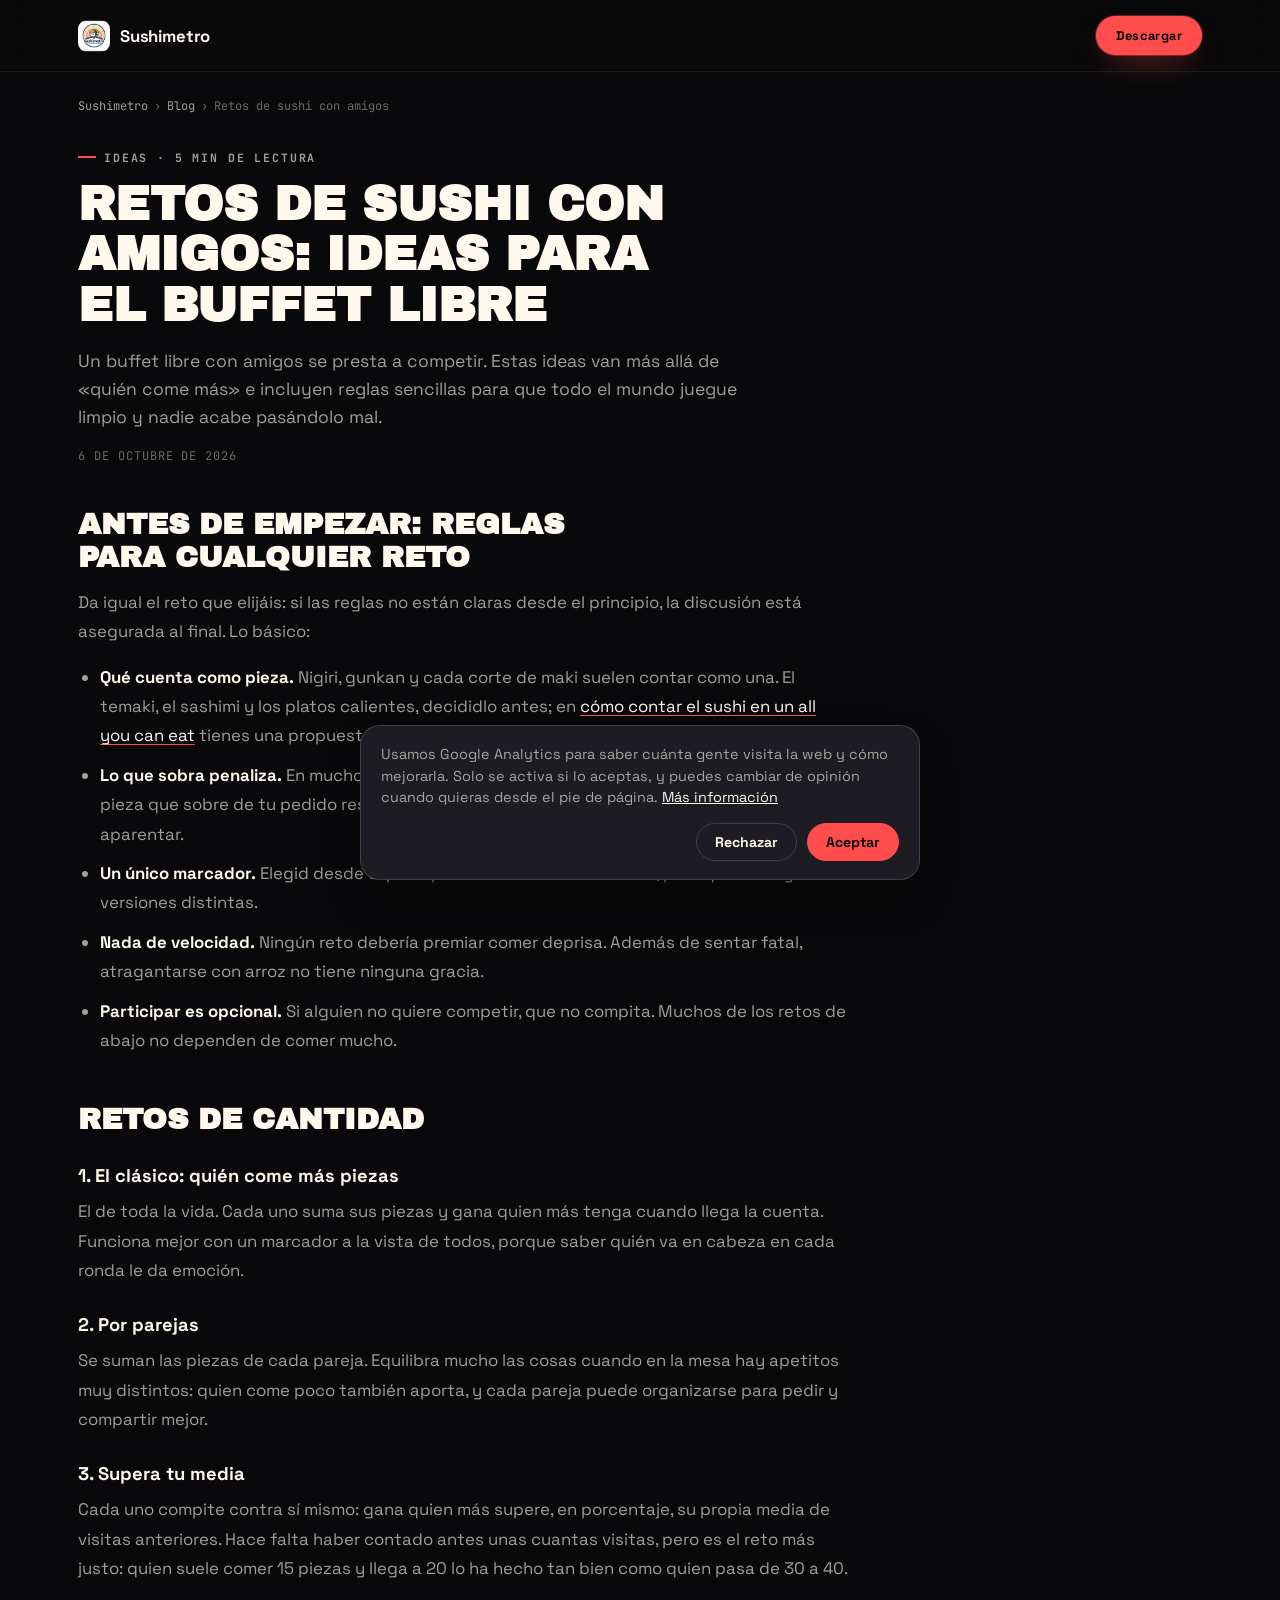
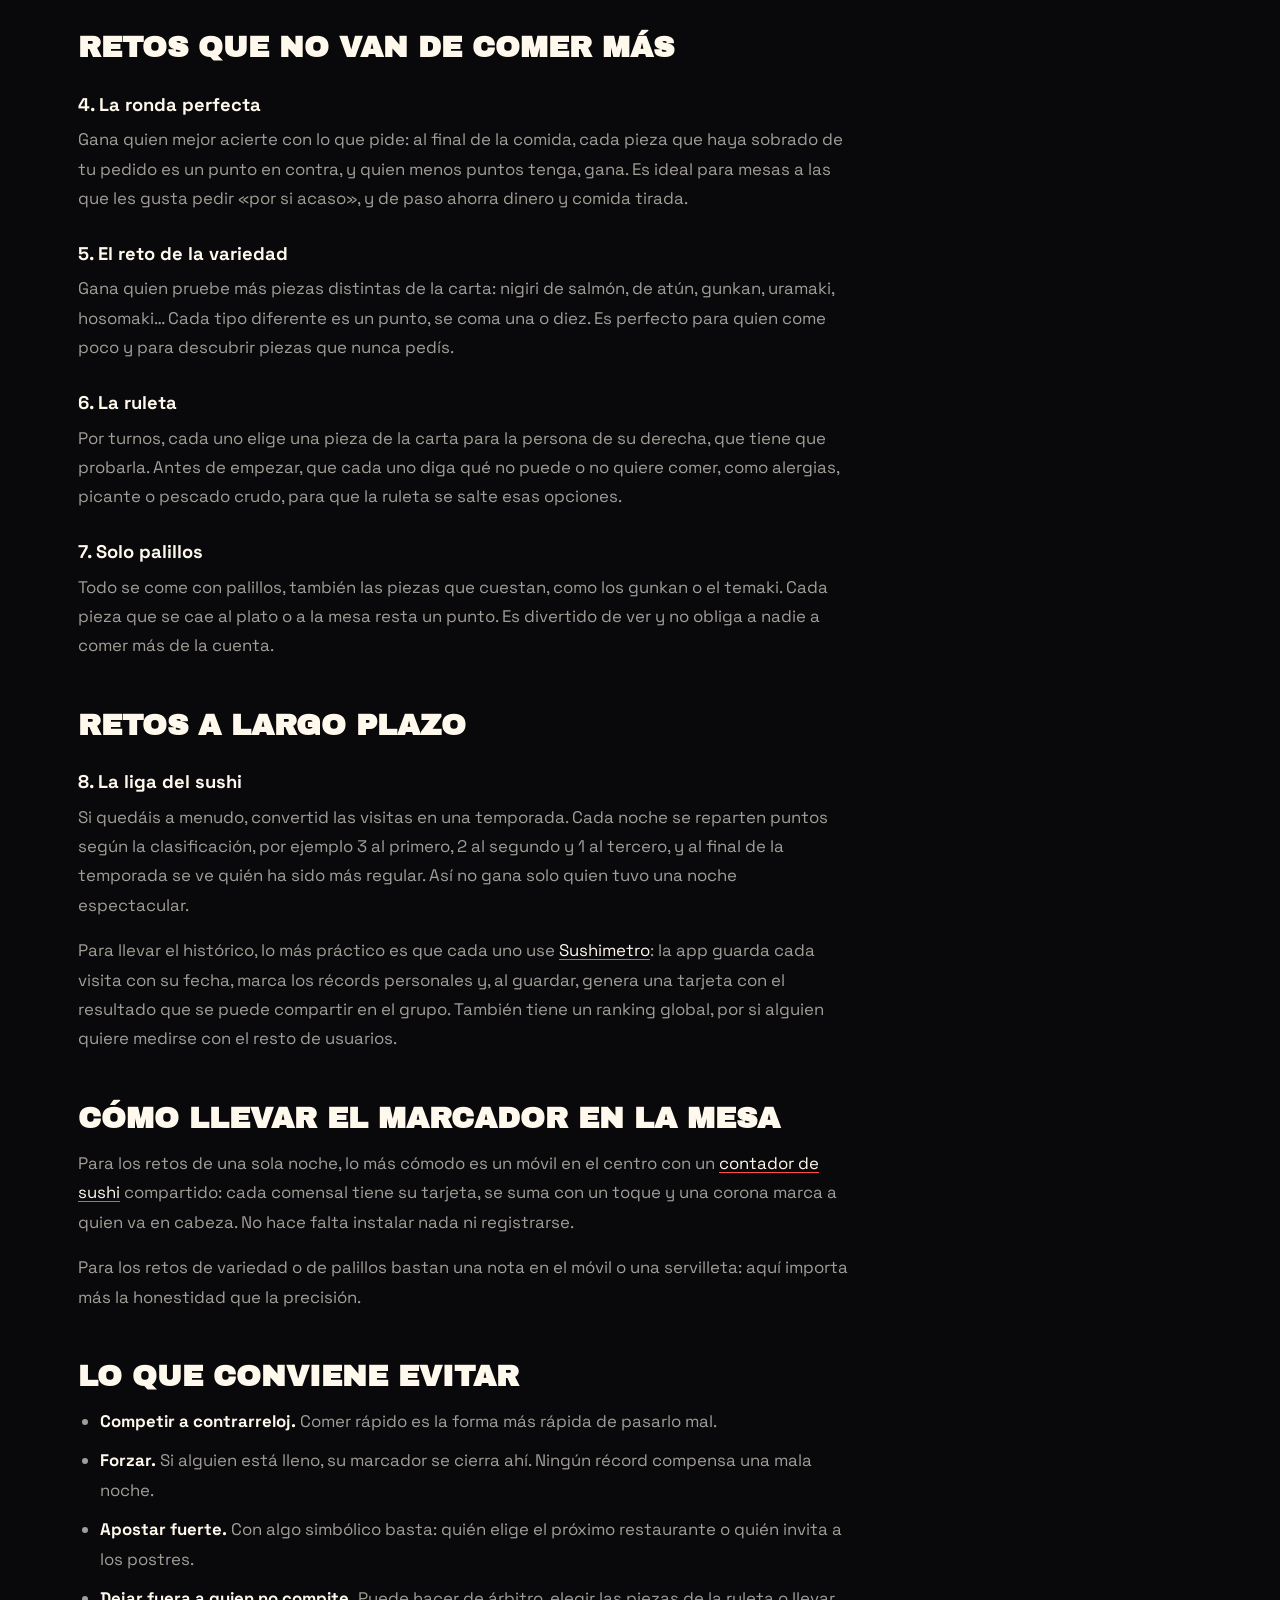
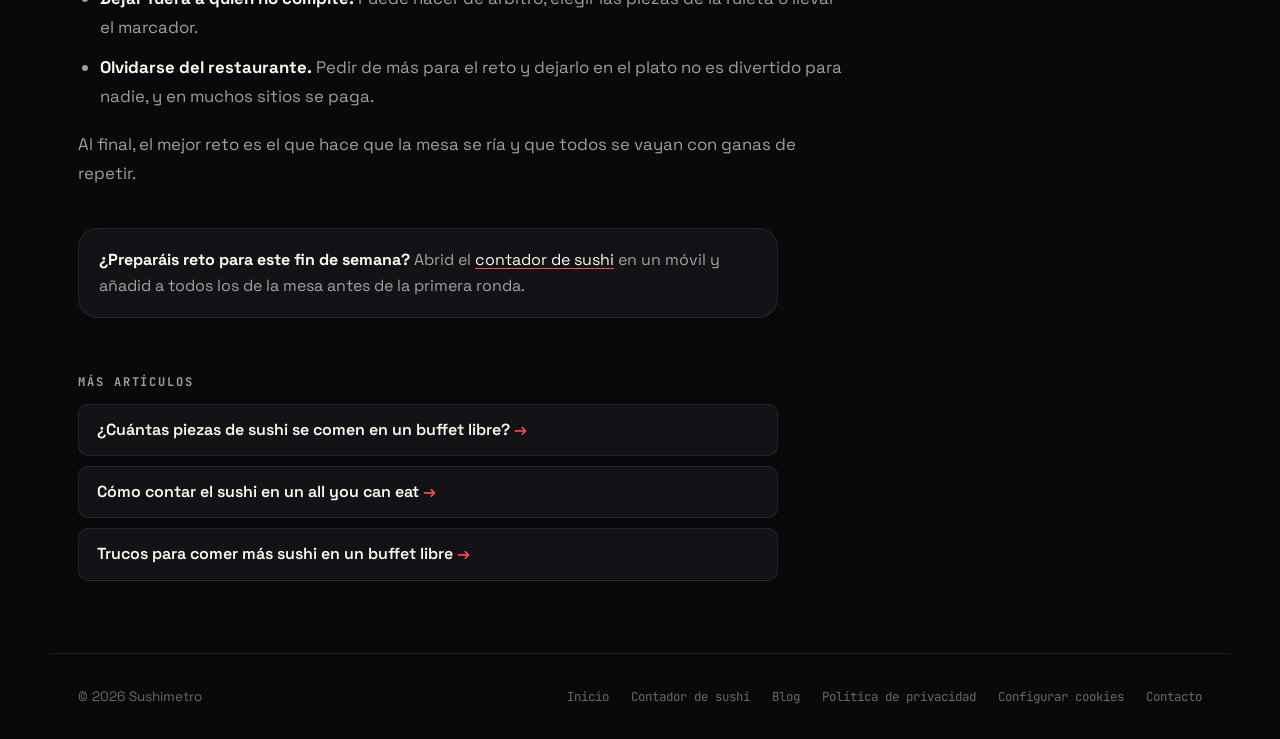
<file: blog/retos-de-sushi-con-amigos/index.html>
<!DOCTYPE html>
<html lang="es-ES">
<head>
<meta charset="UTF-8" />
<meta name="viewport" content="width=device-width, initial-scale=1" />
<title>Retos de sushi con amigos para el buffet libre | Sushimetro</title>
<meta name="description" content="Ideas de retos de sushi para hacer con amigos en el buffet libre: por parejas, de variedad, sin desperdiciar comida o en liga, con reglas claras." />
<link rel="canonical" href="https://sushimetro.app/blog/retos-de-sushi-con-amigos/" />
<link rel="icon" type="image/png" href="/assets/favicon.png" />
<meta name="theme-color" content="#09090B" />

<meta property="og:type" content="article" />
<meta property="og:url" content="https://sushimetro.app/blog/retos-de-sushi-con-amigos/" />
<meta property="og:title" content="Retos de sushi con amigos para el buffet libre" />
<meta property="og:description" content="Ocho ideas de retos que van más allá de «quién come más», con reglas para que todo el mundo juegue limpio." />
<meta property="og:image" content="https://sushimetro.app/assets/og-image.png" />
<meta property="og:locale" content="es_ES" />
<meta property="og:site_name" content="Sushimetro" />
<meta property="article:published_time" content="2026-10-06" />
<meta name="twitter:card" content="summary" />

<link rel="preconnect" href="https://fonts.googleapis.com">
<link rel="preconnect" href="https://fonts.gstatic.com" crossorigin>
<link href="https://fonts.googleapis.com/css2?family=Archivo+Black&family=Space+Grotesk:wght@400;500;600;700&family=JetBrains+Mono:wght@500;700&display=swap" rel="stylesheet">
<link rel="stylesheet" href="/assets/sitio.css" />
<link rel="stylesheet" href="/blog/blog.css" />

<script type="application/ld+json">
{
  "@context": "https://schema.org",
  "@graph": [
    {
      "@type": "Article",
      "@id": "https://sushimetro.app/blog/retos-de-sushi-con-amigos/#article",
      "headline": "Retos de sushi con amigos: ideas para el buffet libre",
      "description": "Ideas de retos de sushi para hacer con amigos en el buffet libre: por parejas, de variedad, sin desperdiciar comida o en liga, con reglas claras.",
      "image": "https://sushimetro.app/assets/og-image.png",
      "datePublished": "2026-10-06",
      "dateModified": "2026-10-06",
      "inLanguage": "es-ES",
      "mainEntityOfPage": "https://sushimetro.app/blog/retos-de-sushi-con-amigos/",
      "author": { "@type": "Organization", "@id": "https://sushimetro.app/#organization", "name": "Sushimetro", "url": "https://sushimetro.app/" },
      "publisher": { "@type": "Organization", "@id": "https://sushimetro.app/#organization", "name": "Sushimetro", "logo": { "@type": "ImageObject", "url": "https://sushimetro.app/assets/icon-256.png" } },
      "isPartOf": { "@id": "https://sushimetro.app/#website" }
    },
    {
      "@type": "BreadcrumbList",
      "itemListElement": [
        { "@type": "ListItem", "position": 1, "name": "Sushimetro", "item": "https://sushimetro.app/" },
        { "@type": "ListItem", "position": 2, "name": "Blog", "item": "https://sushimetro.app/blog/" },
        { "@type": "ListItem", "position": 3, "name": "Retos de sushi con amigos", "item": "https://sushimetro.app/blog/retos-de-sushi-con-amigos/" }
      ]
    }
  ]
}
</script>
</head>
<body>

<nav class="nav">
  <div class="wrap nav-inner">
    <a class="brand" href="/"><img src="/assets/icon-96.png" alt="" width="96" height="96" />Sushimetro</a>
    <a class="nav-cta" href="/#descargar" data-step="blog_nav">Descargar</a>
  </div>
</nav>

<main class="wrap">
  <nav class="migas" aria-label="Miga de pan">
    <ol>
      <li><a href="/">Sushimetro</a></li>
      <li><a href="/blog/">Blog</a></li>
      <li aria-current="page">Retos de sushi con amigos</li>
    </ol>
  </nav>

  <article>
    <header class="articulo-cabecera">
      <span class="eyebrow">Ideas · 5 min de lectura</span>
      <h1>Retos de sushi con amigos: ideas para el buffet libre</h1>
      <p class="entradilla">Un buffet libre con amigos se presta a competir. Estas ideas van más allá de «quién come más» e incluyen reglas sencillas para que todo el mundo juegue limpio y nadie acabe pasándolo mal.</p>
      <p class="articulo-meta"><time datetime="2026-10-06">6 de octubre de 2026</time></p>
    </header>

    <div class="articulo-cuerpo">
      <h2>Antes de empezar: reglas para cualquier reto</h2>
      <p>Da igual el reto que elijáis: si las reglas no están claras desde el principio, la discusión está asegurada al final. Lo básico:</p>
      <ul>
        <li><strong>Qué cuenta como pieza.</strong> Nigiri, gunkan y cada corte de maki suelen contar como una. El temaki, el sashimi y los platos calientes, decididlo antes; en <a href="/blog/como-contar-el-sushi-en-un-all-you-can-eat/">cómo contar el sushi en un all you can eat</a> tienes una propuesta.</li>
        <li><strong>Lo que sobra penaliza.</strong> En muchos buffets libres lo que se deja se cobra aparte. Que cada pieza que sobre de tu pedido reste una de tu marcador: así nadie pide de más para aparentar.</li>
        <li><strong>Un único marcador.</strong> Elegid desde el principio dónde se lleva la cuenta, para que no haya versiones distintas.</li>
        <li><strong>Nada de velocidad.</strong> Ningún reto debería premiar comer deprisa. Además de sentar fatal, atragantarse con arroz no tiene ninguna gracia.</li>
        <li><strong>Participar es opcional.</strong> Si alguien no quiere competir, que no compita. Muchos de los retos de abajo no dependen de comer mucho.</li>
      </ul>

      <h2>Retos de cantidad</h2>

      <h3>1. El clásico: quién come más piezas</h3>
      <p>El de toda la vida. Cada uno suma sus piezas y gana quien más tenga cuando llega la cuenta. Funciona mejor con un marcador a la vista de todos, porque saber quién va en cabeza en cada ronda le da emoción.</p>

      <h3>2. Por parejas</h3>
      <p>Se suman las piezas de cada pareja. Equilibra mucho las cosas cuando en la mesa hay apetitos muy distintos: quien come poco también aporta, y cada pareja puede organizarse para pedir y compartir mejor.</p>

      <h3>3. Supera tu media</h3>
      <p>Cada uno compite contra sí mismo: gana quien más supere, en porcentaje, su propia media de visitas anteriores. Hace falta haber contado antes unas cuantas visitas, pero es el reto más justo: quien suele comer 15 piezas y llega a 20 lo ha hecho tan bien como quien pasa de 30 a 40.</p>

      <h2>Retos que no van de comer más</h2>

      <h3>4. La ronda perfecta</h3>
      <p>Gana quien mejor acierte con lo que pide: al final de la comida, cada pieza que haya sobrado de tu pedido es un punto en contra, y quien menos puntos tenga, gana. Es ideal para mesas a las que les gusta pedir «por si acaso», y de paso ahorra dinero y comida tirada.</p>

      <h3>5. El reto de la variedad</h3>
      <p>Gana quien pruebe más piezas distintas de la carta: nigiri de salmón, de atún, gunkan, uramaki, hosomaki… Cada tipo diferente es un punto, se coma una o diez. Es perfecto para quien come poco y para descubrir piezas que nunca pedís.</p>

      <h3>6. La ruleta</h3>
      <p>Por turnos, cada uno elige una pieza de la carta para la persona de su derecha, que tiene que probarla. Antes de empezar, que cada uno diga qué no puede o no quiere comer, como alergias, picante o pescado crudo, para que la ruleta se salte esas opciones.</p>

      <h3>7. Solo palillos</h3>
      <p>Todo se come con palillos, también las piezas que cuestan, como los gunkan o el temaki. Cada pieza que se cae al plato o a la mesa resta un punto. Es divertido de ver y no obliga a nadie a comer más de la cuenta.</p>

      <h2>Retos a largo plazo</h2>

      <h3>8. La liga del sushi</h3>
      <p>Si quedáis a menudo, convertid las visitas en una temporada. Cada noche se reparten puntos según la clasificación, por ejemplo 3 al primero, 2 al segundo y 1 al tercero, y al final de la temporada se ve quién ha sido más regular. Así no gana solo quien tuvo una noche espectacular.</p>
      <p>Para llevar el histórico, lo más práctico es que cada uno use <a href="/">Sushimetro</a>: la app guarda cada visita con su fecha, marca los récords personales y, al guardar, genera una tarjeta con el resultado que se puede compartir en el grupo. También tiene un ranking global, por si alguien quiere medirse con el resto de usuarios.</p>

      <h2>Cómo llevar el marcador en la mesa</h2>
      <p>Para los retos de una sola noche, lo más cómodo es un móvil en el centro con un <a href="/contador-de-sushi/">contador de sushi</a> compartido: cada comensal tiene su tarjeta, se suma con un toque y una corona marca a quien va en cabeza. No hace falta instalar nada ni registrarse.</p>
      <p>Para los retos de variedad o de palillos bastan una nota en el móvil o una servilleta: aquí importa más la honestidad que la precisión.</p>

      <h2>Lo que conviene evitar</h2>
      <ul>
        <li><strong>Competir a contrarreloj.</strong> Comer rápido es la forma más rápida de pasarlo mal.</li>
        <li><strong>Forzar.</strong> Si alguien está lleno, su marcador se cierra ahí. Ningún récord compensa una mala noche.</li>
        <li><strong>Apostar fuerte.</strong> Con algo simbólico basta: quién elige el próximo restaurante o quién invita a los postres.</li>
        <li><strong>Dejar fuera a quien no compite.</strong> Puede hacer de árbitro, elegir las piezas de la ruleta o llevar el marcador.</li>
        <li><strong>Olvidarse del restaurante.</strong> Pedir de más para el reto y dejarlo en el plato no es divertido para nadie, y en muchos sitios se paga.</li>
      </ul>
      <p>Al final, el mejor reto es el que hace que la mesa se ría y que todos se vayan con ganas de repetir.</p>
    </div>
  </article>

  <aside class="cta-blog">
    <p><strong>¿Preparáis reto para este fin de semana?</strong> Abrid el <a href="/contador-de-sushi/">contador de sushi</a> en un móvil y añadid a todos los de la mesa antes de la primera ronda.</p>
  </aside>

  <section class="relacionados" aria-labelledby="mas-articulos">
    <h2 id="mas-articulos">Más artículos</h2>
    <ul>
      <li><a href="/blog/cuantas-piezas-de-sushi-se-comen-en-un-buffet-libre/">¿Cuántas piezas de sushi se comen en un buffet libre?</a></li>
      <li><a href="/blog/como-contar-el-sushi-en-un-all-you-can-eat/">Cómo contar el sushi en un all you can eat</a></li>
      <li><a href="/blog/trucos-para-comer-mas-sushi-en-un-buffet-libre/">Trucos para comer más sushi en un buffet libre</a></li>
    </ul>
  </section>
</main>

<footer class="wrap">
  <div class="footer-inner">
    <span>© 2026 Sushimetro</span>
    <div class="footer-links">
      <a href="/">Inicio</a>
      <a href="/contador-de-sushi/">Contador de sushi</a>
      <a href="/blog/">Blog</a>
      <a href="/privacy-policy.html">Política de privacidad</a>
      <button type="button" data-open-cookies>Configurar cookies</button>
      <a href="mailto:hola@jagcweb.es">Contacto</a>
    </div>
  </div>
</footer>

<script src="/assets/consentimiento.js" defer></script>
</body>
</html>
</file>
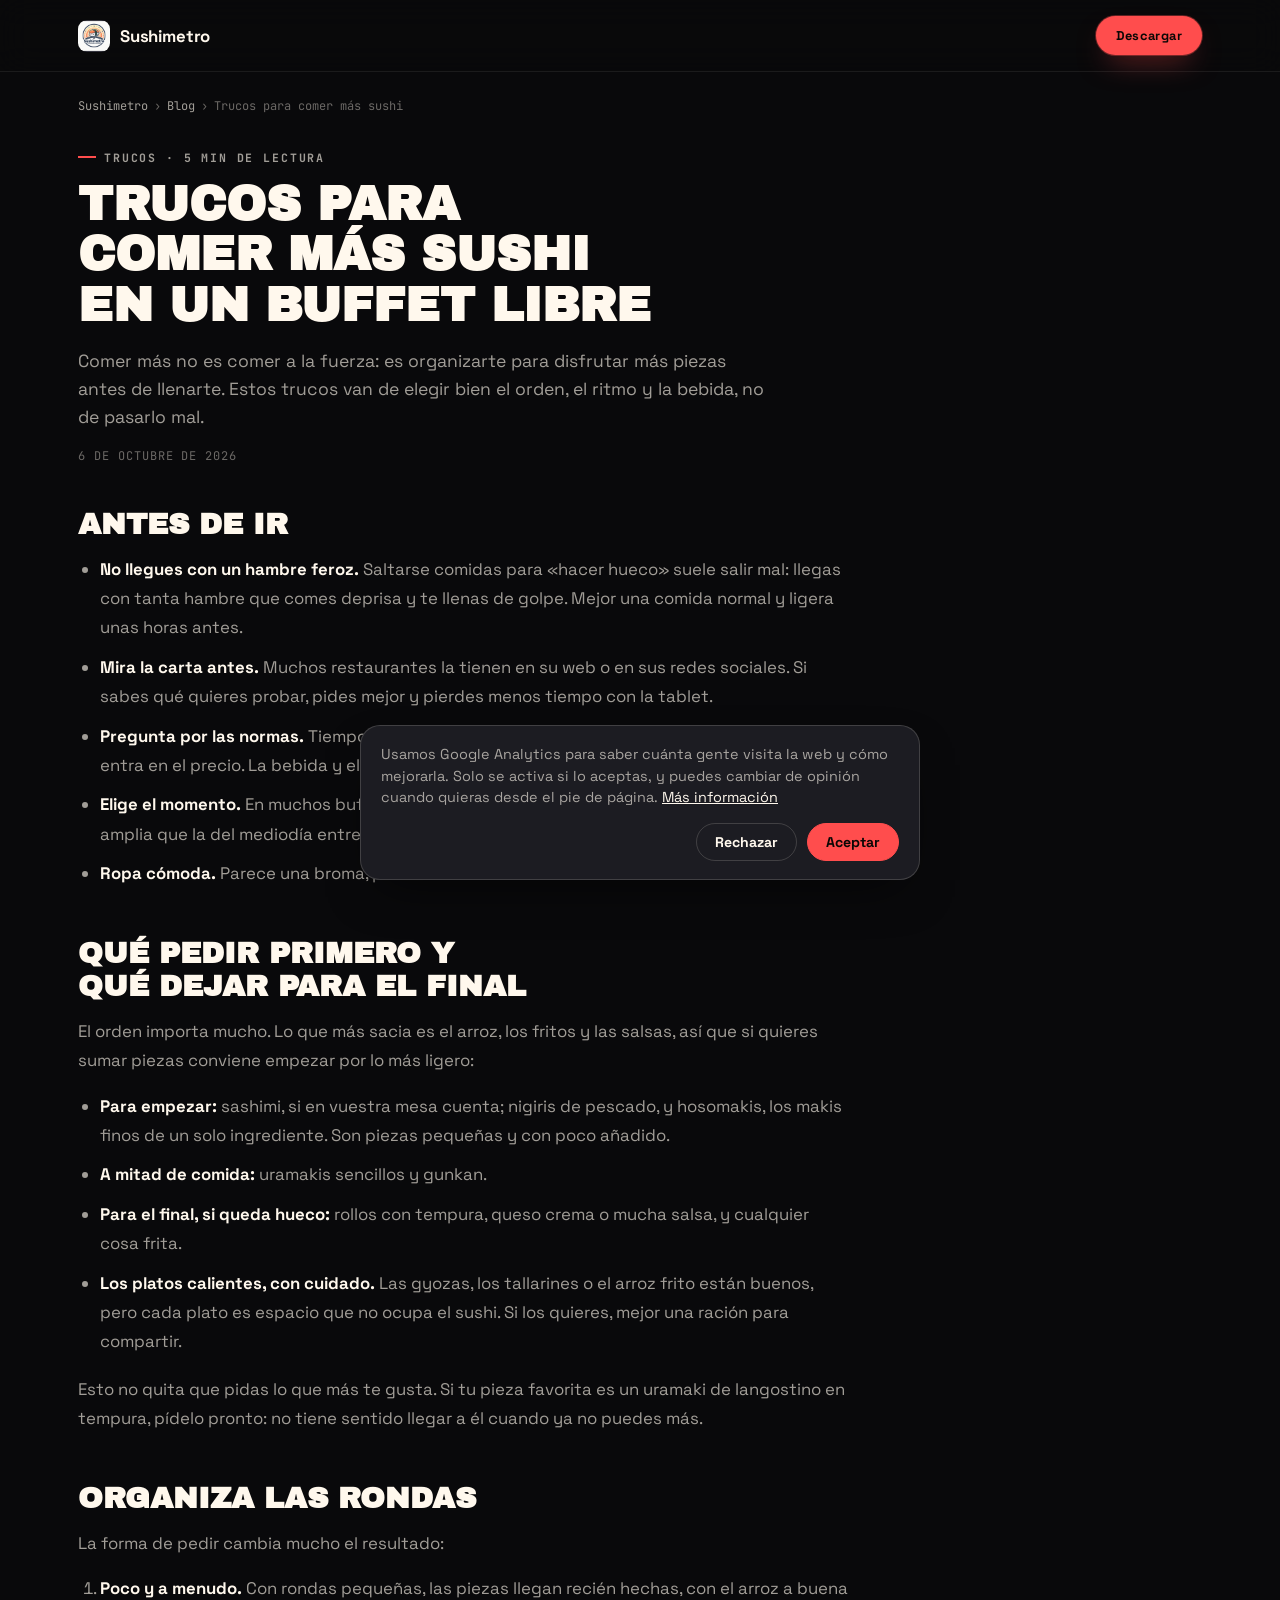
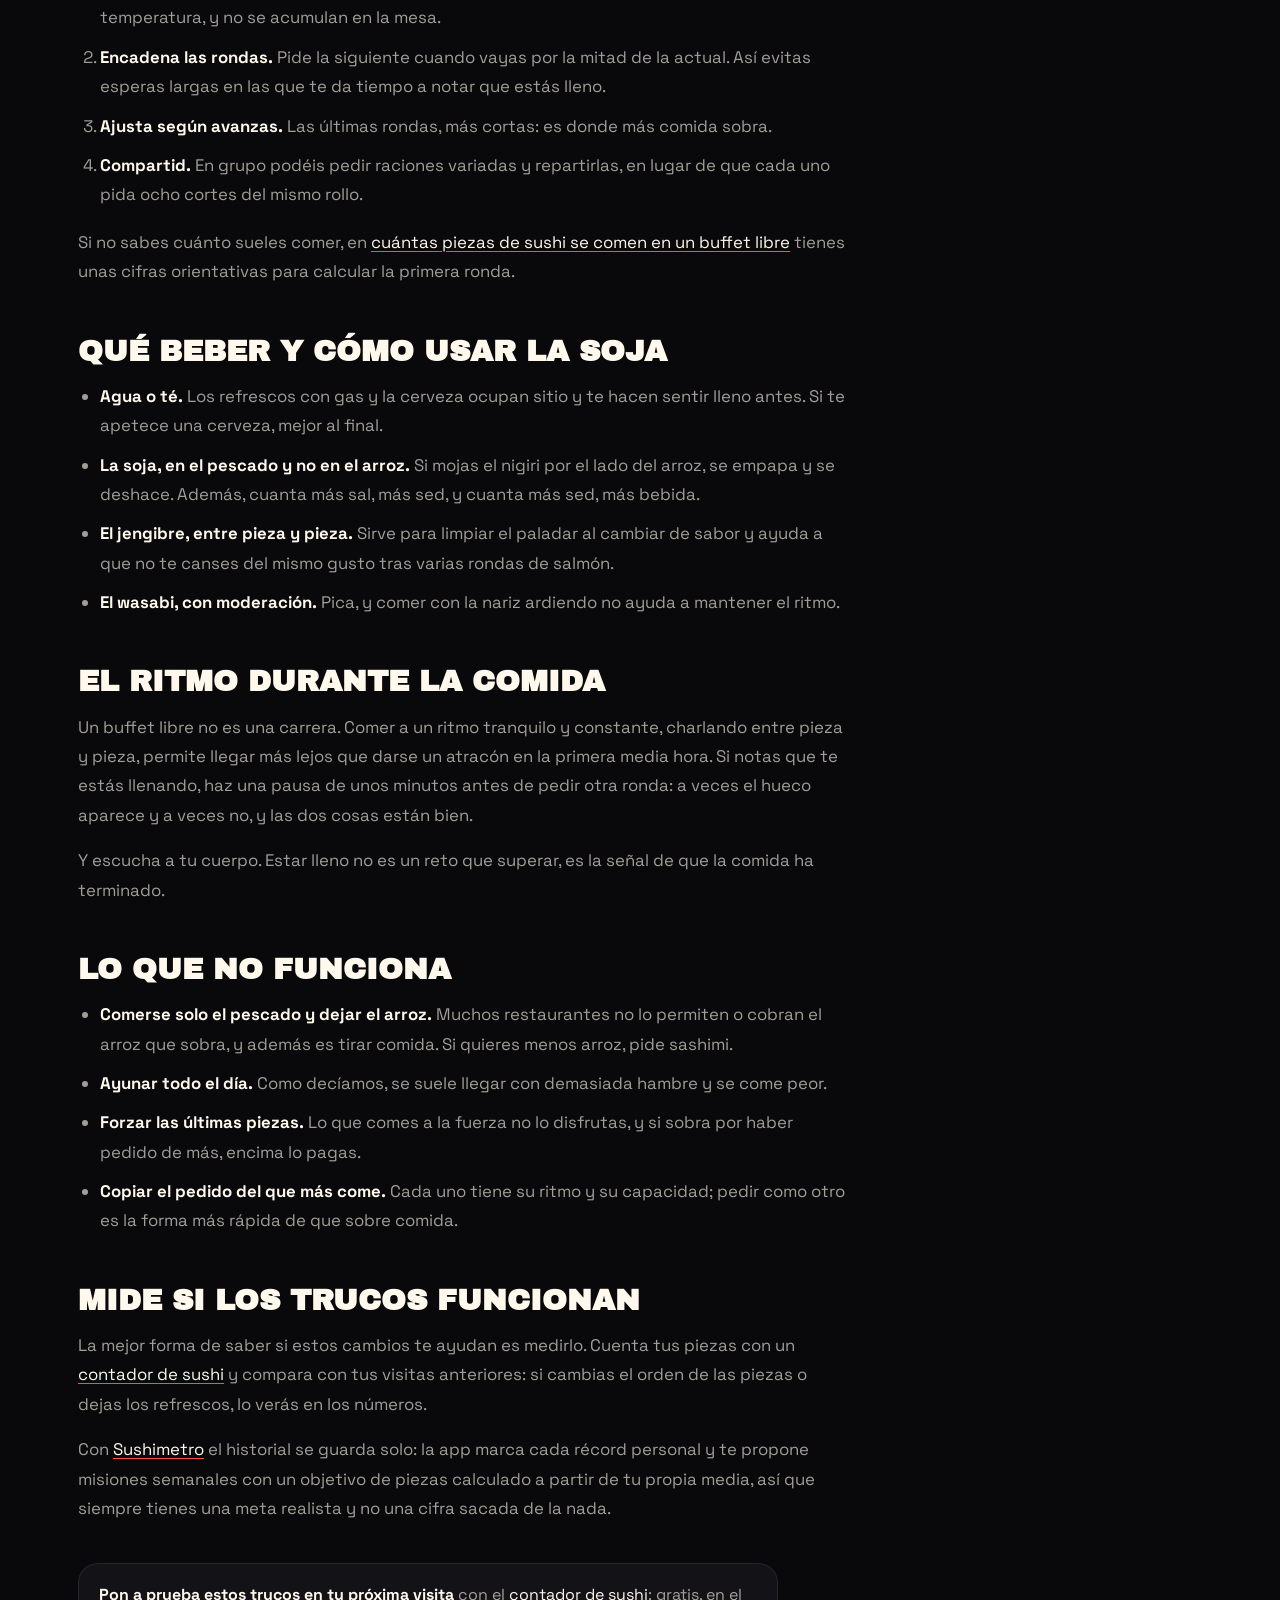
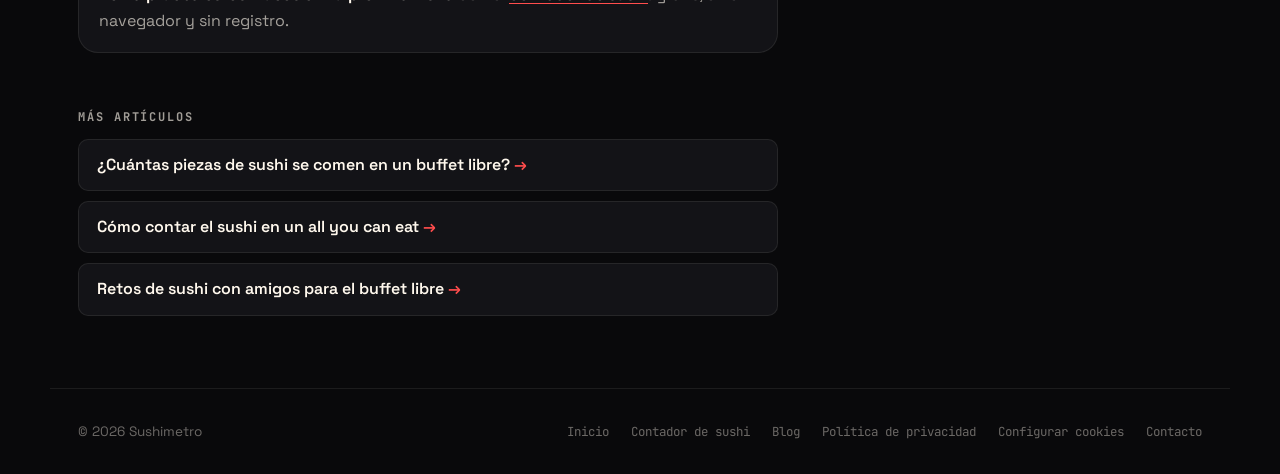
<file: blog/trucos-para-comer-mas-sushi-en-un-buffet-libre/index.html>
<!DOCTYPE html>
<html lang="es-ES">
<head>
<meta charset="UTF-8" />
<meta name="viewport" content="width=device-width, initial-scale=1" />
<title>Trucos para comer más sushi en un buffet libre | Sushimetro</title>
<meta name="description" content="Trucos prácticos para comer más sushi en un buffet libre sin pasarlo mal: qué pedir primero, cómo organizar las rondas, qué beber y qué evitar." />
<link rel="canonical" href="https://sushimetro.app/blog/trucos-para-comer-mas-sushi-en-un-buffet-libre/" />
<link rel="icon" type="image/png" href="/assets/favicon.png" />
<meta name="theme-color" content="#09090B" />

<meta property="og:type" content="article" />
<meta property="og:url" content="https://sushimetro.app/blog/trucos-para-comer-mas-sushi-en-un-buffet-libre/" />
<meta property="og:title" content="Trucos para comer más sushi en un buffet libre" />
<meta property="og:description" content="Qué pedir primero, cómo organizar las rondas, qué beber y qué evitar para disfrutar más piezas sin pasarlo mal." />
<meta property="og:image" content="https://sushimetro.app/assets/og-image.png" />
<meta property="og:locale" content="es_ES" />
<meta property="og:site_name" content="Sushimetro" />
<meta property="article:published_time" content="2026-10-06" />
<meta name="twitter:card" content="summary" />

<link rel="preconnect" href="https://fonts.googleapis.com">
<link rel="preconnect" href="https://fonts.gstatic.com" crossorigin>
<link href="https://fonts.googleapis.com/css2?family=Archivo+Black&family=Space+Grotesk:wght@400;500;600;700&family=JetBrains+Mono:wght@500;700&display=swap" rel="stylesheet">
<link rel="stylesheet" href="/assets/sitio.css" />
<link rel="stylesheet" href="/blog/blog.css" />

<script type="application/ld+json">
{
  "@context": "https://schema.org",
  "@graph": [
    {
      "@type": "Article",
      "@id": "https://sushimetro.app/blog/trucos-para-comer-mas-sushi-en-un-buffet-libre/#article",
      "headline": "Trucos para comer más sushi en un buffet libre",
      "description": "Trucos prácticos para comer más sushi en un buffet libre sin pasarlo mal: qué pedir primero, cómo organizar las rondas, qué beber y qué evitar.",
      "image": "https://sushimetro.app/assets/og-image.png",
      "datePublished": "2026-10-06",
      "dateModified": "2026-10-06",
      "inLanguage": "es-ES",
      "mainEntityOfPage": "https://sushimetro.app/blog/trucos-para-comer-mas-sushi-en-un-buffet-libre/",
      "author": { "@type": "Organization", "@id": "https://sushimetro.app/#organization", "name": "Sushimetro", "url": "https://sushimetro.app/" },
      "publisher": { "@type": "Organization", "@id": "https://sushimetro.app/#organization", "name": "Sushimetro", "logo": { "@type": "ImageObject", "url": "https://sushimetro.app/assets/icon-256.png" } },
      "isPartOf": { "@id": "https://sushimetro.app/#website" }
    },
    {
      "@type": "BreadcrumbList",
      "itemListElement": [
        { "@type": "ListItem", "position": 1, "name": "Sushimetro", "item": "https://sushimetro.app/" },
        { "@type": "ListItem", "position": 2, "name": "Blog", "item": "https://sushimetro.app/blog/" },
        { "@type": "ListItem", "position": 3, "name": "Trucos para comer más sushi en un buffet libre", "item": "https://sushimetro.app/blog/trucos-para-comer-mas-sushi-en-un-buffet-libre/" }
      ]
    }
  ]
}
</script>
</head>
<body>

<nav class="nav">
  <div class="wrap nav-inner">
    <a class="brand" href="/"><img src="/assets/icon-96.png" alt="" width="96" height="96" />Sushimetro</a>
    <a class="nav-cta" href="/#descargar" data-step="blog_nav">Descargar</a>
  </div>
</nav>

<main class="wrap">
  <nav class="migas" aria-label="Miga de pan">
    <ol>
      <li><a href="/">Sushimetro</a></li>
      <li><a href="/blog/">Blog</a></li>
      <li aria-current="page">Trucos para comer más sushi</li>
    </ol>
  </nav>

  <article>
    <header class="articulo-cabecera">
      <span class="eyebrow">Trucos · 5 min de lectura</span>
      <h1>Trucos para comer más sushi en un buffet libre</h1>
      <p class="entradilla">Comer más no es comer a la fuerza: es organizarte para disfrutar más piezas antes de llenarte. Estos trucos van de elegir bien el orden, el ritmo y la bebida, no de pasarlo mal.</p>
      <p class="articulo-meta"><time datetime="2026-10-06">6 de octubre de 2026</time></p>
    </header>

    <div class="articulo-cuerpo">
      <h2>Antes de ir</h2>
      <ul>
        <li><strong>No llegues con un hambre feroz.</strong> Saltarse comidas para «hacer hueco» suele salir mal: llegas con tanta hambre que comes deprisa y te llenas de golpe. Mejor una comida normal y ligera unas horas antes.</li>
        <li><strong>Mira la carta antes.</strong> Muchos restaurantes la tienen en su web o en sus redes sociales. Si sabes qué quieres probar, pides mejor y pierdes menos tiempo con la tablet.</li>
        <li><strong>Pregunta por las normas.</strong> Tiempo máximo, platos por ronda, si se cobra lo que sobra y qué entra en el precio. La bebida y el postre suelen ir aparte.</li>
        <li><strong>Elige el momento.</strong> En muchos buffets libres la carta de la cena o del fin de semana es más amplia que la del mediodía entre semana, aunque también suele ser más cara.</li>
        <li><strong>Ropa cómoda.</strong> Parece una broma, pero no lo es.</li>
      </ul>

      <h2>Qué pedir primero y qué dejar para el final</h2>
      <p>El orden importa mucho. Lo que más sacia es el arroz, los fritos y las salsas, así que si quieres sumar piezas conviene empezar por lo más ligero:</p>
      <ul>
        <li><strong>Para empezar:</strong> sashimi, si en vuestra mesa cuenta; nigiris de pescado, y hosomakis, los makis finos de un solo ingrediente. Son piezas pequeñas y con poco añadido.</li>
        <li><strong>A mitad de comida:</strong> uramakis sencillos y gunkan.</li>
        <li><strong>Para el final, si queda hueco:</strong> rollos con tempura, queso crema o mucha salsa, y cualquier cosa frita.</li>
        <li><strong>Los platos calientes, con cuidado.</strong> Las gyozas, los tallarines o el arroz frito están buenos, pero cada plato es espacio que no ocupa el sushi. Si los quieres, mejor una ración para compartir.</li>
      </ul>
      <p>Esto no quita que pidas lo que más te gusta. Si tu pieza favorita es un uramaki de langostino en tempura, pídelo pronto: no tiene sentido llegar a él cuando ya no puedes más.</p>

      <h2>Organiza las rondas</h2>
      <p>La forma de pedir cambia mucho el resultado:</p>
      <ol>
        <li><strong>Poco y a menudo.</strong> Con rondas pequeñas, las piezas llegan recién hechas, con el arroz a buena temperatura, y no se acumulan en la mesa.</li>
        <li><strong>Encadena las rondas.</strong> Pide la siguiente cuando vayas por la mitad de la actual. Así evitas esperas largas en las que te da tiempo a notar que estás lleno.</li>
        <li><strong>Ajusta según avanzas.</strong> Las últimas rondas, más cortas: es donde más comida sobra.</li>
        <li><strong>Compartid.</strong> En grupo podéis pedir raciones variadas y repartirlas, en lugar de que cada uno pida ocho cortes del mismo rollo.</li>
      </ol>
      <p>Si no sabes cuánto sueles comer, en <a href="/blog/cuantas-piezas-de-sushi-se-comen-en-un-buffet-libre/">cuántas piezas de sushi se comen en un buffet libre</a> tienes unas cifras orientativas para calcular la primera ronda.</p>

      <h2>Qué beber y cómo usar la soja</h2>
      <ul>
        <li><strong>Agua o té.</strong> Los refrescos con gas y la cerveza ocupan sitio y te hacen sentir lleno antes. Si te apetece una cerveza, mejor al final.</li>
        <li><strong>La soja, en el pescado y no en el arroz.</strong> Si mojas el nigiri por el lado del arroz, se empapa y se deshace. Además, cuanta más sal, más sed, y cuanta más sed, más bebida.</li>
        <li><strong>El jengibre, entre pieza y pieza.</strong> Sirve para limpiar el paladar al cambiar de sabor y ayuda a que no te canses del mismo gusto tras varias rondas de salmón.</li>
        <li><strong>El wasabi, con moderación.</strong> Pica, y comer con la nariz ardiendo no ayuda a mantener el ritmo.</li>
      </ul>

      <h2>El ritmo durante la comida</h2>
      <p>Un buffet libre no es una carrera. Comer a un ritmo tranquilo y constante, charlando entre pieza y pieza, permite llegar más lejos que darse un atracón en la primera media hora. Si notas que te estás llenando, haz una pausa de unos minutos antes de pedir otra ronda: a veces el hueco aparece y a veces no, y las dos cosas están bien.</p>
      <p>Y escucha a tu cuerpo. Estar lleno no es un reto que superar, es la señal de que la comida ha terminado.</p>

      <h2>Lo que no funciona</h2>
      <ul>
        <li><strong>Comerse solo el pescado y dejar el arroz.</strong> Muchos restaurantes no lo permiten o cobran el arroz que sobra, y además es tirar comida. Si quieres menos arroz, pide sashimi.</li>
        <li><strong>Ayunar todo el día.</strong> Como decíamos, se suele llegar con demasiada hambre y se come peor.</li>
        <li><strong>Forzar las últimas piezas.</strong> Lo que comes a la fuerza no lo disfrutas, y si sobra por haber pedido de más, encima lo pagas.</li>
        <li><strong>Copiar el pedido del que más come.</strong> Cada uno tiene su ritmo y su capacidad; pedir como otro es la forma más rápida de que sobre comida.</li>
      </ul>

      <h2>Mide si los trucos funcionan</h2>
      <p>La mejor forma de saber si estos cambios te ayudan es medirlo. Cuenta tus piezas con un <a href="/contador-de-sushi/">contador de sushi</a> y compara con tus visitas anteriores: si cambias el orden de las piezas o dejas los refrescos, lo verás en los números.</p>
      <p>Con <a href="/">Sushimetro</a> el historial se guarda solo: la app marca cada récord personal y te propone misiones semanales con un objetivo de piezas calculado a partir de tu propia media, así que siempre tienes una meta realista y no una cifra sacada de la nada.</p>
    </div>
  </article>

  <aside class="cta-blog">
    <p><strong>Pon a prueba estos trucos en tu próxima visita</strong> con el <a href="/contador-de-sushi/">contador de sushi</a>: gratis, en el navegador y sin registro.</p>
  </aside>

  <section class="relacionados" aria-labelledby="mas-articulos">
    <h2 id="mas-articulos">Más artículos</h2>
    <ul>
      <li><a href="/blog/cuantas-piezas-de-sushi-se-comen-en-un-buffet-libre/">¿Cuántas piezas de sushi se comen en un buffet libre?</a></li>
      <li><a href="/blog/como-contar-el-sushi-en-un-all-you-can-eat/">Cómo contar el sushi en un all you can eat</a></li>
      <li><a href="/blog/retos-de-sushi-con-amigos/">Retos de sushi con amigos para el buffet libre</a></li>
    </ul>
  </section>
</main>

<footer class="wrap">
  <div class="footer-inner">
    <span>© 2026 Sushimetro</span>
    <div class="footer-links">
      <a href="/">Inicio</a>
      <a href="/contador-de-sushi/">Contador de sushi</a>
      <a href="/blog/">Blog</a>
      <a href="/privacy-policy.html">Política de privacidad</a>
      <button type="button" data-open-cookies>Configurar cookies</button>
      <a href="mailto:hola@jagcweb.es">Contacto</a>
    </div>
  </div>
</footer>

<script src="/assets/consentimiento.js" defer></script>
</body>
</html>
</file>
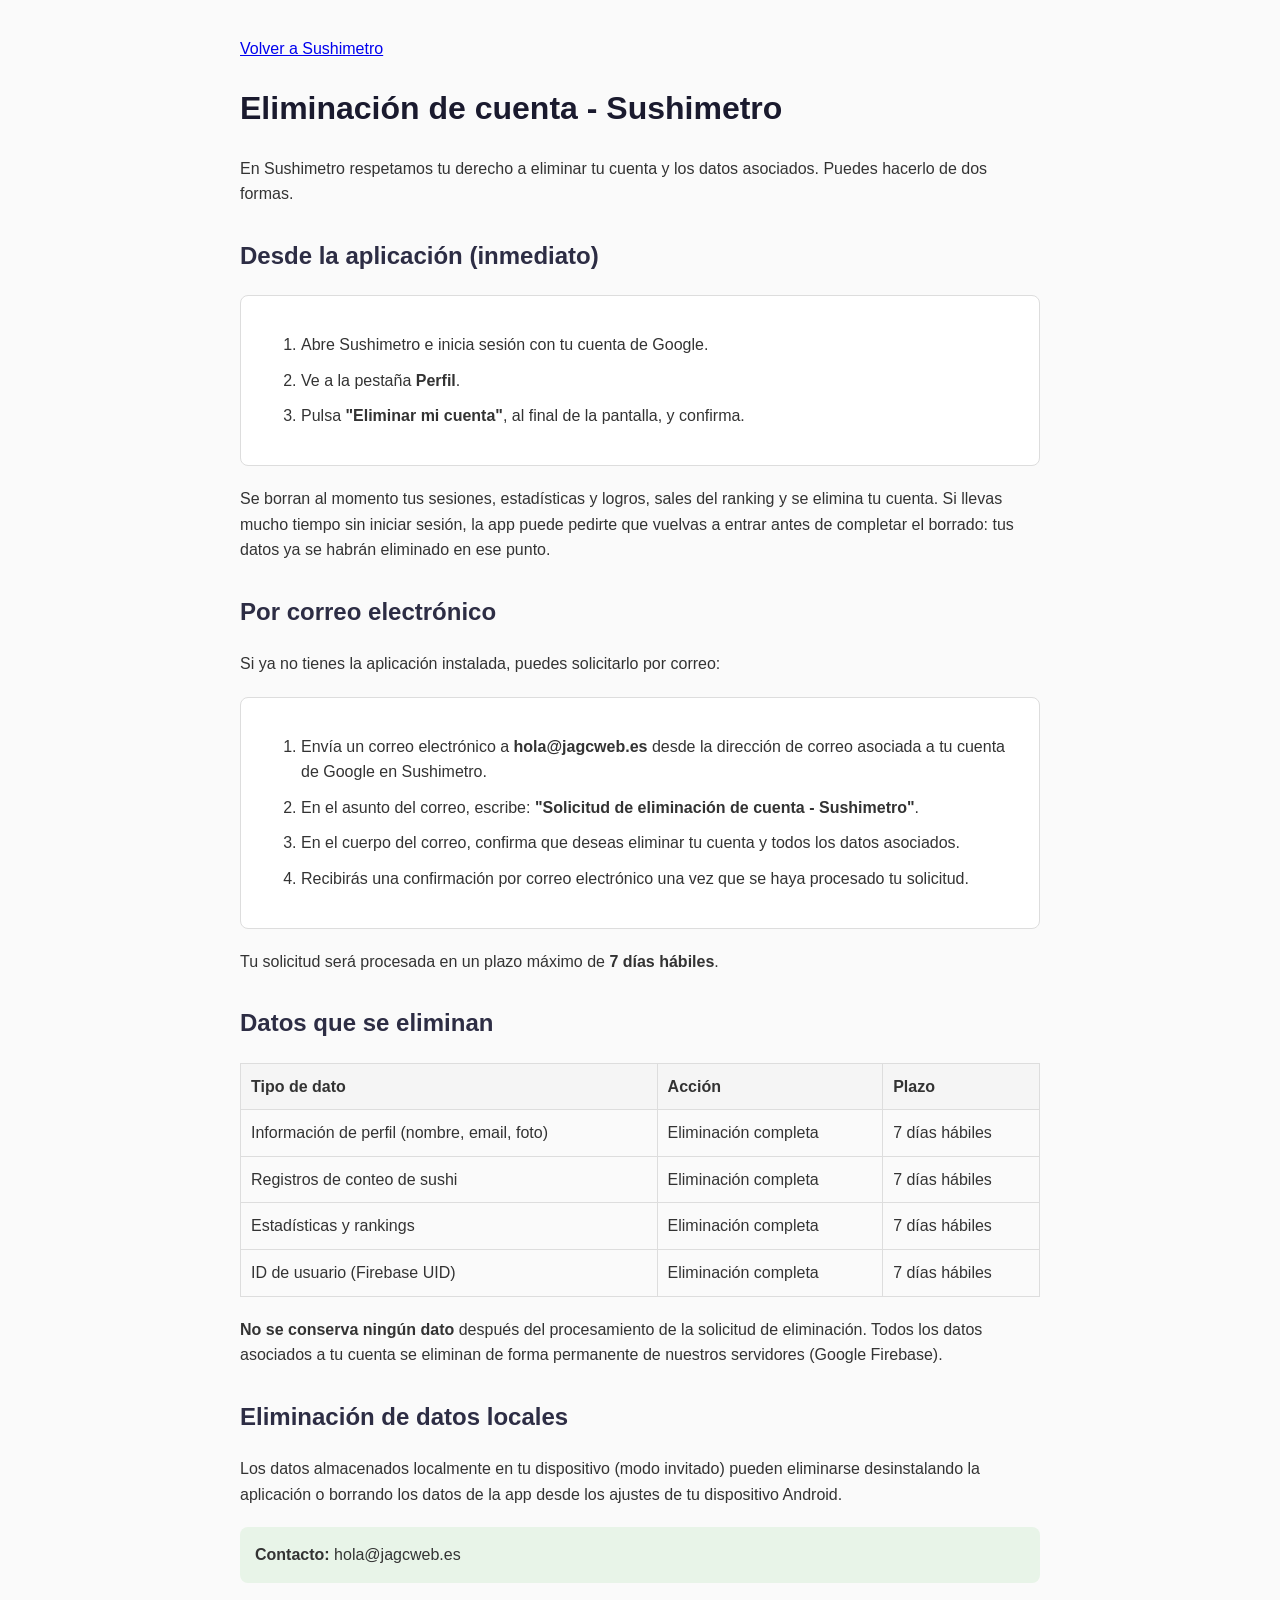
<file: delete-account.html>
<!DOCTYPE html>
<html lang="es-ES">
<head>
    <meta charset="UTF-8">
    <meta name="viewport" content="width=device-width, initial-scale=1.0">
    <title>Eliminar cuenta - Sushimetro</title>
    <meta name="description" content="Cómo eliminar tu cuenta de Sushimetro y todos los datos asociados, desde la aplicación o por correo.">
    <link rel="canonical" href="https://sushimetro.app/delete-account.html">
    <link rel="icon" type="image/png" href="assets/favicon.png">
    <style>
        body {
            font-family: -apple-system, BlinkMacSystemFont, 'Segoe UI', Roboto, sans-serif;
            max-width: 800px;
            margin: 0 auto;
            padding: 20px;
            line-height: 1.6;
            color: #333;
            background: #fafafa;
        }
        h1 { color: #1a1a2e; }
        h2 { color: #2d2d44; margin-top: 30px; }
        p, li { font-size: 16px; }
        .steps { background: #fff; padding: 20px; border-radius: 8px; border: 1px solid #ddd; margin: 20px 0; }
        .steps ol li { margin-bottom: 10px; }
        .data-table { width: 100%; border-collapse: collapse; margin: 20px 0; }
        .data-table th, .data-table td { border: 1px solid #ddd; padding: 10px; text-align: left; }
        .data-table th { background: #f5f5f5; }
        .contact { background: #e8f4e8; padding: 15px; border-radius: 8px; margin-top: 20px; }
    </style>
</head>
<body>
    <p><a href="index.html">Volver a Sushimetro</a></p>
    <h1>Eliminación de cuenta - Sushimetro</h1>

    <p>En Sushimetro respetamos tu derecho a eliminar tu cuenta y los datos asociados. Puedes hacerlo de dos formas.</p>

    <h2>Desde la aplicación (inmediato)</h2>
    <div class="steps">
        <ol>
            <li>Abre Sushimetro e inicia sesión con tu cuenta de Google.</li>
            <li>Ve a la pestaña <strong>Perfil</strong>.</li>
            <li>Pulsa <strong>"Eliminar mi cuenta"</strong>, al final de la pantalla, y confirma.</li>
        </ol>
    </div>
    <p>Se borran al momento tus sesiones, estadísticas y logros, sales del ranking y se elimina tu cuenta. Si llevas mucho tiempo sin iniciar sesión, la app puede pedirte que vuelvas a entrar antes de completar el borrado: tus datos ya se habrán eliminado en ese punto.</p>

    <h2>Por correo electrónico</h2>
    <p>Si ya no tienes la aplicación instalada, puedes solicitarlo por correo:</p>
    <div class="steps">
        <ol>
            <li>Envía un correo electrónico a <strong>hola@jagcweb.es</strong> desde la dirección de correo asociada a tu cuenta de Google en Sushimetro.</li>
            <li>En el asunto del correo, escribe: <strong>"Solicitud de eliminación de cuenta - Sushimetro"</strong>.</li>
            <li>En el cuerpo del correo, confirma que deseas eliminar tu cuenta y todos los datos asociados.</li>
            <li>Recibirás una confirmación por correo electrónico una vez que se haya procesado tu solicitud.</li>
        </ol>
    </div>

    <p>Tu solicitud será procesada en un plazo máximo de <strong>7 días hábiles</strong>.</p>

    <h2>Datos que se eliminan</h2>
    <table class="data-table">
        <thead>
            <tr>
                <th>Tipo de dato</th>
                <th>Acción</th>
                <th>Plazo</th>
            </tr>
        </thead>
        <tbody>
            <tr>
                <td>Información de perfil (nombre, email, foto)</td>
                <td>Eliminación completa</td>
                <td>7 días hábiles</td>
            </tr>
            <tr>
                <td>Registros de conteo de sushi</td>
                <td>Eliminación completa</td>
                <td>7 días hábiles</td>
            </tr>
            <tr>
                <td>Estadísticas y rankings</td>
                <td>Eliminación completa</td>
                <td>7 días hábiles</td>
            </tr>
            <tr>
                <td>ID de usuario (Firebase UID)</td>
                <td>Eliminación completa</td>
                <td>7 días hábiles</td>
            </tr>
        </tbody>
    </table>

    <p><strong>No se conserva ningún dato</strong> después del procesamiento de la solicitud de eliminación. Todos los datos asociados a tu cuenta se eliminan de forma permanente de nuestros servidores (Google Firebase).</p>

    <h2>Eliminación de datos locales</h2>
    <p>Los datos almacenados localmente en tu dispositivo (modo invitado) pueden eliminarse desinstalando la aplicación o borrando los datos de la app desde los ajustes de tu dispositivo Android.</p>

    <div class="contact">
        <strong>Contacto:</strong> hola@jagcweb.es
    </div>
</body>
</html>
</file>
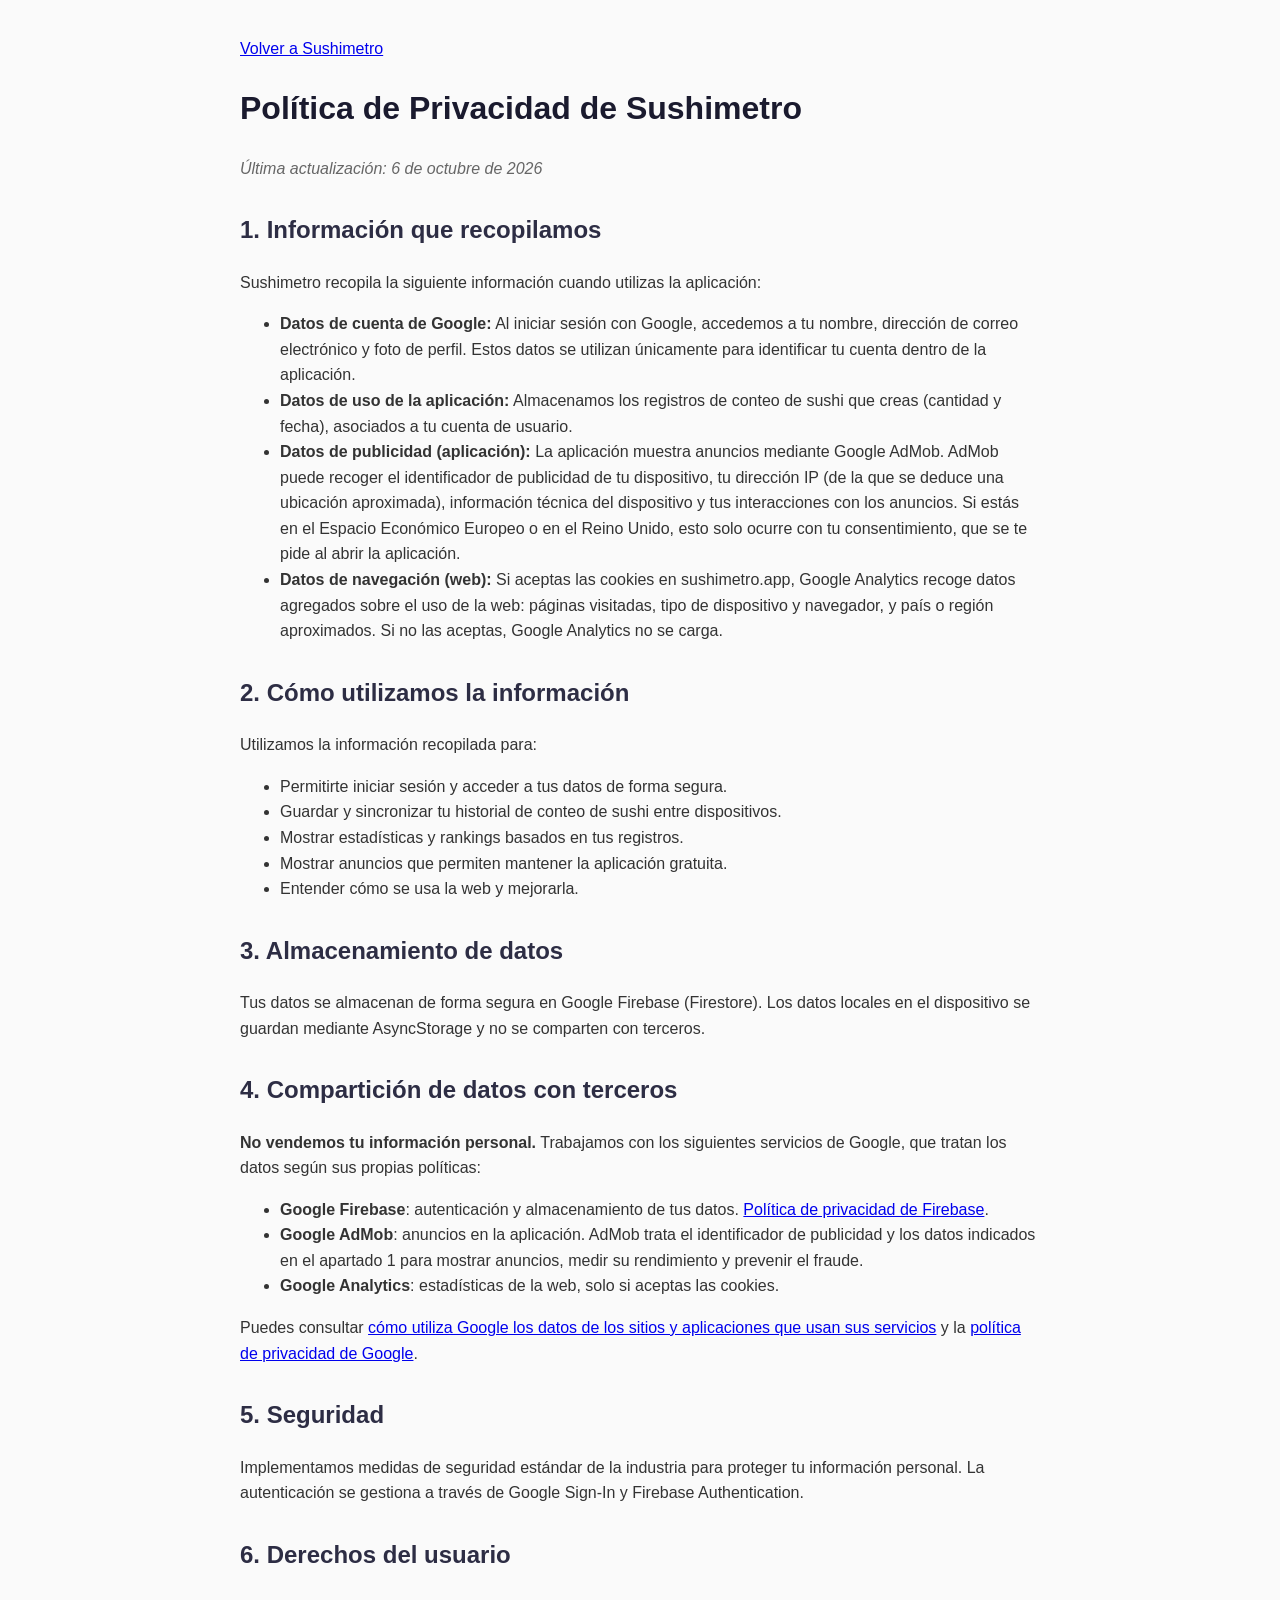
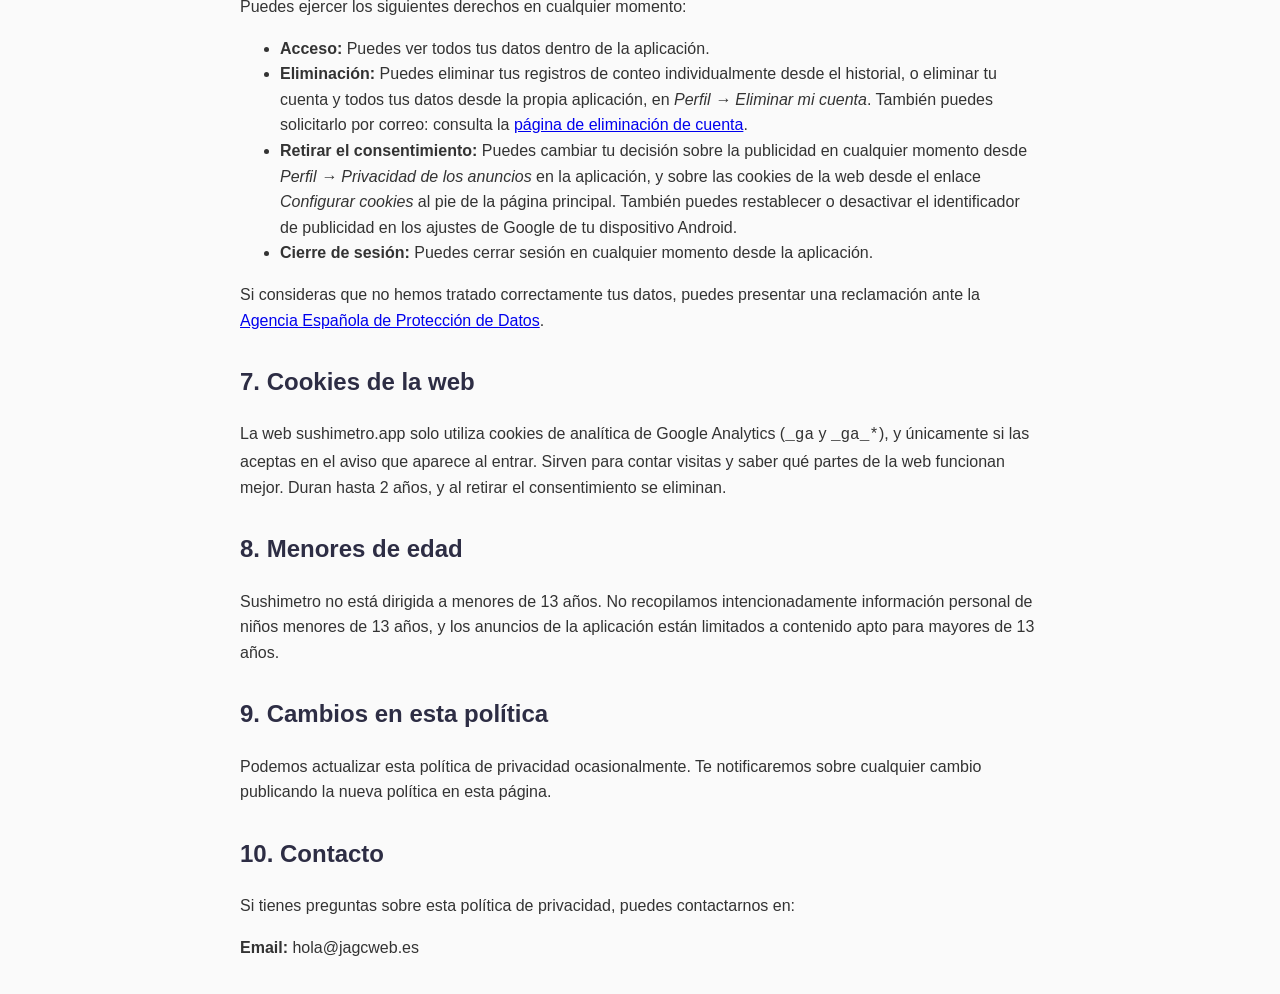
<file: privacy-policy.html>
<!DOCTYPE html>
<html lang="es-ES">
<head>
    <meta charset="UTF-8">
    <meta name="viewport" content="width=device-width, initial-scale=1.0">
    <title>Política de Privacidad - Sushimetro</title>
    <meta name="description" content="Política de privacidad de Sushimetro: qué datos recoge la app y la web, cómo se usan y cómo ejercer tus derechos.">
    <link rel="canonical" href="https://sushimetro.app/privacy-policy.html">
    <link rel="icon" type="image/png" href="assets/favicon.png">
    <style>
        body {
            font-family: -apple-system, BlinkMacSystemFont, 'Segoe UI', Roboto, sans-serif;
            max-width: 800px;
            margin: 0 auto;
            padding: 20px;
            line-height: 1.6;
            color: #333;
            background: #fafafa;
        }
        h1 { color: #1a1a2e; }
        h2 { color: #2d2d44; margin-top: 30px; }
        p, li { font-size: 16px; }
        .updated { color: #666; font-style: italic; }
    </style>
</head>
<body>
    <p><a href="index.html">Volver a Sushimetro</a></p>
    <h1>Política de Privacidad de Sushimetro</h1>
    <p class="updated">Última actualización: 6 de octubre de 2026</p>

    <h2>1. Información que recopilamos</h2>
    <p>Sushimetro recopila la siguiente información cuando utilizas la aplicación:</p>
    <ul>
        <li><strong>Datos de cuenta de Google:</strong> Al iniciar sesión con Google, accedemos a tu nombre, dirección de correo electrónico y foto de perfil. Estos datos se utilizan únicamente para identificar tu cuenta dentro de la aplicación.</li>
        <li><strong>Datos de uso de la aplicación:</strong> Almacenamos los registros de conteo de sushi que creas (cantidad y fecha), asociados a tu cuenta de usuario.</li>
        <li><strong>Datos de publicidad (aplicación):</strong> La aplicación muestra anuncios mediante Google AdMob. AdMob puede recoger el identificador de publicidad de tu dispositivo, tu dirección IP (de la que se deduce una ubicación aproximada), información técnica del dispositivo y tus interacciones con los anuncios. Si estás en el Espacio Económico Europeo o en el Reino Unido, esto solo ocurre con tu consentimiento, que se te pide al abrir la aplicación.</li>
        <li><strong>Datos de navegación (web):</strong> Si aceptas las cookies en sushimetro.app, Google Analytics recoge datos agregados sobre el uso de la web: páginas visitadas, tipo de dispositivo y navegador, y país o región aproximados. Si no las aceptas, Google Analytics no se carga.</li>
    </ul>

    <h2>2. Cómo utilizamos la información</h2>
    <p>Utilizamos la información recopilada para:</p>
    <ul>
        <li>Permitirte iniciar sesión y acceder a tus datos de forma segura.</li>
        <li>Guardar y sincronizar tu historial de conteo de sushi entre dispositivos.</li>
        <li>Mostrar estadísticas y rankings basados en tus registros.</li>
        <li>Mostrar anuncios que permiten mantener la aplicación gratuita.</li>
        <li>Entender cómo se usa la web y mejorarla.</li>
    </ul>

    <h2>3. Almacenamiento de datos</h2>
    <p>Tus datos se almacenan de forma segura en Google Firebase (Firestore). Los datos locales en el dispositivo se guardan mediante AsyncStorage y no se comparten con terceros.</p>

    <h2>4. Compartición de datos con terceros</h2>
    <p><strong>No vendemos tu información personal.</strong> Trabajamos con los siguientes servicios de Google, que tratan los datos según sus propias políticas:</p>
    <ul>
        <li><strong>Google Firebase</strong>: autenticación y almacenamiento de tus datos. <a href="https://firebase.google.com/support/privacy" target="_blank" rel="noopener">Política de privacidad de Firebase</a>.</li>
        <li><strong>Google AdMob</strong>: anuncios en la aplicación. AdMob trata el identificador de publicidad y los datos indicados en el apartado 1 para mostrar anuncios, medir su rendimiento y prevenir el fraude.</li>
        <li><strong>Google Analytics</strong>: estadísticas de la web, solo si aceptas las cookies.</li>
    </ul>
    <p>Puedes consultar <a href="https://policies.google.com/technologies/partner-sites" target="_blank" rel="noopener">cómo utiliza Google los datos de los sitios y aplicaciones que usan sus servicios</a> y la <a href="https://policies.google.com/privacy" target="_blank" rel="noopener">política de privacidad de Google</a>.</p>

    <h2>5. Seguridad</h2>
    <p>Implementamos medidas de seguridad estándar de la industria para proteger tu información personal. La autenticación se gestiona a través de Google Sign-In y Firebase Authentication.</p>

    <h2>6. Derechos del usuario</h2>
    <p>Puedes ejercer los siguientes derechos en cualquier momento:</p>
    <ul>
        <li><strong>Acceso:</strong> Puedes ver todos tus datos dentro de la aplicación.</li>
        <li><strong>Eliminación:</strong> Puedes eliminar tus registros de conteo individualmente desde el historial, o eliminar tu cuenta y todos tus datos desde la propia aplicación, en <em>Perfil → Eliminar mi cuenta</em>. También puedes solicitarlo por correo: consulta la <a href="delete-account.html">página de eliminación de cuenta</a>.</li>
        <li><strong>Retirar el consentimiento:</strong> Puedes cambiar tu decisión sobre la publicidad en cualquier momento desde <em>Perfil → Privacidad de los anuncios</em> en la aplicación, y sobre las cookies de la web desde el enlace <em>Configurar cookies</em> al pie de la página principal. También puedes restablecer o desactivar el identificador de publicidad en los ajustes de Google de tu dispositivo Android.</li>
        <li><strong>Cierre de sesión:</strong> Puedes cerrar sesión en cualquier momento desde la aplicación.</li>
    </ul>
    <p>Si consideras que no hemos tratado correctamente tus datos, puedes presentar una reclamación ante la <a href="https://www.aepd.es" target="_blank" rel="noopener">Agencia Española de Protección de Datos</a>.</p>

    <h2>7. Cookies de la web</h2>
    <p>La web sushimetro.app solo utiliza cookies de analítica de Google Analytics (<code>_ga</code> y <code>_ga_*</code>), y únicamente si las aceptas en el aviso que aparece al entrar. Sirven para contar visitas y saber qué partes de la web funcionan mejor. Duran hasta 2 años, y al retirar el consentimiento se eliminan.</p>

    <h2>8. Menores de edad</h2>
    <p>Sushimetro no está dirigida a menores de 13 años. No recopilamos intencionadamente información personal de niños menores de 13 años, y los anuncios de la aplicación están limitados a contenido apto para mayores de 13 años.</p>

    <h2>9. Cambios en esta política</h2>
    <p>Podemos actualizar esta política de privacidad ocasionalmente. Te notificaremos sobre cualquier cambio publicando la nueva política en esta página.</p>

    <h2>10. Contacto</h2>
    <p>Si tienes preguntas sobre esta política de privacidad, puedes contactarnos en:</p>
    <p><strong>Email:</strong> hola@jagcweb.es</p>
</body>
</html>
</file>
<file: assets/sitio.css>
/*
 * Estilos base de sushimetro.app para las páginas nuevas (contador web y blog).
 * La portada lleva su CSS incrustado en index.html; estas reglas son una copia
 * literal de ese CSS (variables, tipografía, barra superior, pie, tarjetas y FAQ)
 * para reutilizar el mismo aspecto sin tocar las páginas existentes.
 * Si cambia el diseño de la portada, hay que actualizar también este fichero.
 */

:root {
    --bg: #09090B;
    --bg-1: #131317;
    --bg-2: #1C1C22;
    --border: rgba(255,248,237,0.08);
    --border-strong: rgba(255,248,237,0.16);
    --cream: #FFF8ED;
    --cream-dim: rgba(255,248,237,0.62);
    --cream-mute: rgba(255,248,237,0.4);
    --red: #FF4D4D;
    --red-dim: #C4342F;
    --wasabi: #B7E34A;
    --wasabi-dim: #8FB637;
    --gold: #E8B923;
    --gold-soft: #F4D35E;
    --purple: #A78BFA;
    --ice: #9FE8D4;
    --font-display: 'Archivo Black', 'Arial Black', sans-serif;
    --font-heading: 'Space Grotesk', 'Segoe UI', sans-serif;
    --font-mono: 'JetBrains Mono', ui-monospace, 'SF Mono', Consolas, monospace;
    --radius-sm: 10px;
    --radius: 20px;
    --radius-lg: 28px;
  }
* { box-sizing: border-box; }
html { scroll-behavior: smooth; }
body {
    margin: 0;
    background: var(--bg);
    color: var(--cream);
    font-family: var(--font-heading);
    -webkit-font-smoothing: antialiased;
    overflow-x: hidden;
  }
h1, h2, h3 { margin: 0; text-wrap: balance; }
a { color: inherit; text-decoration: none; }
a:hover { color: var(--red); }
a:focus-visible, button:focus-visible { outline: 2px solid var(--red); outline-offset: 2px; }
.wrap { max-width: 1180px; margin: 0 auto; padding-inline: 28px; }
.eyebrow {
    display: inline-flex; align-items: center; gap: 8px;
    font-family: var(--font-mono); font-size: 0.72rem; font-weight: 700;
    letter-spacing: 0.16em; text-transform: uppercase; color: var(--cream-dim);
  }
.eyebrow::before { content: ''; width: 18px; height: 2px; background: var(--red); display: inline-block; }
.nav {
    position: sticky; top: 0; z-index: 50;
    background: color-mix(in srgb, var(--bg) 78%, transparent);
    backdrop-filter: blur(16px);
    border-bottom: 1px solid var(--border);
  }
.nav-inner { display: flex; align-items: center; justify-content: space-between; padding-block: 16px; }
.brand { display: flex; align-items: center; gap: 10px; font-family: var(--font-heading); font-weight: 700; font-size: 1.05rem; letter-spacing: -0.01em; }
.brand img { width: 32px; height: 32px; border-radius: 9px; }
.nav-cta {
    display: inline-flex; align-items: center; gap: 6px;
    background: var(--red); color: #0b0705; font-family: var(--font-heading); font-weight: 700;
    font-size: 0.8rem; letter-spacing: 0.03em; padding: 11px 20px; border-radius: 999px;
    box-shadow: 0 0 0 1px rgba(255,77,77,0.35), 0 14px 30px -12px rgba(255,77,77,0.55);
    transition: transform 0.18s ease, box-shadow 0.18s ease;
  }
.nav-cta:hover { color: #0b0705; transform: translateY(-2px); box-shadow: 0 0 0 1px rgba(255,77,77,0.5), 0 18px 36px -10px rgba(255,77,77,0.7); }
.btn-download {
    display: inline-flex; align-items: center; gap: 12px;
    background: linear-gradient(135deg, var(--red), var(--red-dim));
    color: #fff; font-family: var(--font-heading); font-weight: 700; font-size: 1rem; letter-spacing: 0.01em;
    padding: 18px 30px; border-radius: var(--radius-sm); text-transform: uppercase;
    box-shadow: 0 18px 44px -16px rgba(255,77,77,0.6);
    transition: transform 0.18s ease, box-shadow 0.18s ease;
  }
.btn-download:hover { color: #fff; transform: translateY(-3px); box-shadow: 0 22px 50px -14px rgba(255,77,77,0.75); }
.btn-download svg { width: 22px; height: 22px; flex-shrink: 0; }
.section-head { max-width: 60ch; margin-bottom: 44px; }
.section-head h2 {
    margin-top: 14px; font-family: var(--font-display); text-transform: uppercase;
    font-size: clamp(1.9rem, 3.6vw, 3rem); line-height: 1.02;
  }
.section-head p { margin-top: 16px; color: var(--cream-dim); font-size: 1.05rem; line-height: 1.6; max-width: 52ch; }
.cta-card {
    position: relative; background: linear-gradient(160deg, #14090a, var(--bg) 60%);
    border: 1px solid rgba(255,77,77,0.25); border-radius: var(--radius-lg);
    padding: 72px clamp(20px, 6vw, 70px); overflow: hidden;
  }
.cta-card::before {
    content: ''; position: absolute; inset: -20% -10% auto -10%; height: 60%;
    background: radial-gradient(500px 260px at 50% 0%, rgba(255,77,77,0.28), transparent 70%);
    pointer-events: none;
  }
.cta-card h2 { position: relative; font-family: var(--font-display); text-transform: uppercase; font-size: clamp(2rem, 4.4vw, 3.2rem); line-height: 1.04; }
.cta-card p { position: relative; margin-top: 18px; font-size: 1.05rem; color: var(--cream-dim); max-width: 48ch; margin-inline: auto; }
.cta-card .btn-download { position: relative; margin-top: 36px; }
.cta-note { position: relative; margin-top: 20px; font-family: var(--font-mono); font-size: 0.75rem; color: var(--cream-mute); }
footer { border-top: 1px solid var(--border); padding-block: 34px; color: var(--cream-mute); font-size: 0.85rem; }
.footer-inner { display: flex; justify-content: space-between; align-items: center; gap: 16px; flex-wrap: wrap; }
.footer-links { display: flex; gap: 22px; font-family: var(--font-mono); font-size: 0.78rem; }
.footer-links a:hover { color: var(--cream); }
.faq-list {
    margin: 0 auto;
    padding: 0;
    display: grid;
    gap: 14px;
    max-width: 760px;
  }
.faq-item {
    background: var(--bg-1);
    border: 1px solid var(--border);
    border-radius: var(--radius);
  }
.faq-item summary {
    cursor: pointer;
    list-style: none;
    font-family: var(--font-heading);
    font-weight: 700;
    font-size: 1.05rem;
    line-height: 1.35;
    padding: 20px 48px 20px 22px;
    color: var(--cream);
    position: relative;
  }
.faq-item summary::-webkit-details-marker { display: none; }
.faq-item summary::marker { content: ''; }
.faq-item summary::after {
    content: '+';
    position: absolute;
    right: 22px;
    top: 50%;
    transform: translateY(-50%);
    font-family: var(--font-mono);
    font-weight: 700;
    color: var(--cream-mute);
  }
.faq-item[open] summary::after { content: '\2013'; }
.faq-item summary:hover { color: var(--red); }
.faq-item summary:focus-visible { outline: 2px solid var(--red); outline-offset: 2px; }
.faq-item p {
    padding: 0 22px 20px;
    color: var(--cream-dim);
    font-size: 0.95rem;
    line-height: 1.55;
  }
.faq-item a { color: var(--cream); }
.faq-item a:hover { color: var(--red); }

@media (max-width: 640px) {
  .wrap { padding-inline: 20px; }
  .btn-download { width: 100%; justify-content: center; }
  .cta-card { padding: 48px 22px; }
}

/* Aviso de cookies: mismo diseño que en la portada */
.footer-links button {
  background: none; border: 0; padding: 0; cursor: pointer;
  color: inherit; font: inherit; text-decoration: inherit;
}
.footer-links a:hover, .footer-links button:hover { color: var(--cream); }
.cookie-banner {
  position: fixed; left: 20px; right: 20px; bottom: 20px; z-index: 100;
  max-width: 560px; margin: 0 auto; padding: 18px 20px;
  background: var(--bg-2); border: 1px solid var(--border-strong); border-radius: var(--radius);
  box-shadow: 0 20px 50px -20px rgba(0,0,0,0.7);
}
.cookie-banner[hidden] { display: none; }
.cookie-banner p { margin: 0 0 14px; color: var(--cream-dim); font-size: 0.9rem; line-height: 1.5; }
.cookie-banner a { color: var(--cream); text-decoration: underline; }
.cookie-actions { display: flex; gap: 10px; justify-content: flex-end; }
.cookie-actions button {
  padding: 9px 18px; border-radius: 999px; cursor: pointer;
  font-family: var(--font-heading); font-weight: 700; font-size: 0.88rem;
  border: 1px solid var(--border-strong); background: transparent; color: var(--cream);
}
.cookie-actions .cookie-accept { background: var(--red); border-color: var(--red); color: #0b0705; }

/* Miga de pan */
.migas { padding-top: 26px; font-family: var(--font-mono); font-size: 0.75rem; color: var(--cream-mute); }
.migas ol { list-style: none; margin: 0; padding: 0; display: flex; flex-wrap: wrap; gap: 6px; }
.migas li + li::before { content: '›'; margin-right: 6px; color: var(--cream-mute); }
.migas a { color: var(--cream-dim); }
.migas a:hover { color: var(--red); }

@media (max-width: 640px) {
  .wrap { padding-inline: 18px; }
  .cookie-banner { left: 12px; right: 12px; bottom: 12px; }
  .footer-links { flex-wrap: wrap; gap: 14px; }
}
</file>
<file: blog/blog.css>
/* Estilos propios de /blog/. La base del sitio está en /assets/sitio.css. */

/* Cabecera del listado y de cada artículo */
.blog-cabecera, .articulo-cabecera { padding-block: 28px 8px; max-width: 70ch; }
.blog-cabecera h1, .articulo-cabecera h1 {
  margin-top: 14px;
  font-family: var(--font-display); text-transform: uppercase;
  font-size: clamp(1.8rem, 5.5vw, 3rem); line-height: 1.06;
}
.blog-cabecera p, .entradilla { margin: 16px 0 0; color: var(--cream-dim); font-size: 1.1rem; line-height: 1.6; }
.articulo-meta {
  margin: 16px 0 0;
  font-family: var(--font-mono); font-size: 0.75rem; color: var(--cream-mute);
  text-transform: uppercase; letter-spacing: 0.08em;
}

/* Listado de entradas */
.entradas {
  list-style: none; margin: 36px 0 72px; padding: 0;
  display: grid; gap: 16px;
  grid-template-columns: repeat(auto-fill, minmax(280px, 1fr));
}
.entrada {
  position: relative; display: flex; flex-direction: column; gap: 12px;
  padding: 24px 22px; background: var(--bg-1);
  border: 1px solid var(--border); border-radius: var(--radius);
  transition: border-color .2s, transform .2s;
}
.entrada:hover { border-color: rgba(255,77,77,0.45); transform: translateY(-2px); }
.entrada h2 { font-family: var(--font-heading); font-weight: 700; font-size: 1.25rem; line-height: 1.3; }
/* Toda la tarjeta es clicable, pero en el HTML hay un único enlace por entrada. */
.entrada h2 a::after { content: ''; position: absolute; inset: 0; border-radius: inherit; }
.entrada h2 a:hover { color: var(--cream); }
.entrada p { margin: 0; color: var(--cream-dim); line-height: 1.6; }
.entrada-leer { margin-top: auto; font-family: var(--font-mono); font-size: 0.78rem; font-weight: 700; color: var(--red); }

/* Cuerpo del artículo */
.articulo-cuerpo { margin-top: 36px; max-width: 70ch; color: var(--cream-dim); font-size: 1.05rem; line-height: 1.75; }
.articulo-cuerpo > :first-child { margin-top: 0; }
.articulo-cuerpo h2 {
  margin: 48px 0 14px; color: var(--cream);
  font-family: var(--font-display); text-transform: uppercase;
  font-size: clamp(1.35rem, 4vw, 1.85rem); line-height: 1.12;
}
.articulo-cuerpo h3 { margin: 28px 0 8px; color: var(--cream); font-size: 1.15rem; line-height: 1.35; }
.articulo-cuerpo p { margin: 0 0 16px; }
.articulo-cuerpo ul, .articulo-cuerpo ol { margin: 0 0 18px; padding-left: 1.3em; }
.articulo-cuerpo li { margin-bottom: 10px; }
.articulo-cuerpo strong { color: var(--cream); }
.articulo-cuerpo a, .cta-blog a {
  color: var(--cream); text-decoration: underline;
  text-decoration-color: var(--red); text-underline-offset: 3px;
}
.articulo-cuerpo a:hover, .cta-blog a:hover { color: var(--red); }

/* Aviso de cifras orientativas */
.nota {
  margin: 4px 0 22px; padding: 16px 18px;
  background: var(--bg-1); border-left: 3px solid var(--gold);
  border-radius: 0 var(--radius-sm) var(--radius-sm) 0;
  font-size: 0.95rem; line-height: 1.6;
}
.nota p { margin: 0; }
.nota strong { color: var(--gold-soft); }

/* CTA discreto al final del artículo */
.cta-blog {
  margin: 40px 0 0; max-width: 70ch; padding: 18px 20px;
  background: var(--bg-1); border: 1px solid var(--border); border-radius: var(--radius);
  color: var(--cream-dim); line-height: 1.6;
}
.cta-blog p { margin: 0; }
.cta-blog strong { color: var(--cream); }

/* Más artículos */
.relacionados { margin: 56px 0 72px; max-width: 70ch; }
.relacionados h2 {
  font-family: var(--font-mono); font-size: 0.75rem; font-weight: 700;
  letter-spacing: 0.16em; text-transform: uppercase; color: var(--cream-dim);
}
.relacionados ul { list-style: none; margin: 14px 0 0; padding: 0; display: grid; gap: 10px; }
.relacionados a {
  display: block; padding: 14px 18px; line-height: 1.4;
  background: var(--bg-1); border: 1px solid var(--border); border-radius: var(--radius-sm);
  font-weight: 600;
}
.relacionados a:hover { color: var(--cream); border-color: rgba(255,77,77,0.45); }
.relacionados a::after { content: ' →'; color: var(--red); }

@media (max-width: 640px) {
  .articulo-cuerpo { font-size: 1rem; }
  .entradas { grid-template-columns: 1fr; }
}
</file>
<file: contador-de-sushi/contador.css>
/* Estilos propios de /contador-de-sushi/. La base del sitio está en /assets/sitio.css. */

.contador-cabecera { padding-block: 28px 8px; max-width: 62ch; }
.contador-cabecera h1 {
  margin-top: 14px;
  font-family: var(--font-display); text-transform: uppercase;
  font-size: clamp(2.2rem, 7vw, 3.6rem); line-height: 1;
}
.contador-cabecera p { margin: 16px 0 0; color: var(--cream-dim); font-size: 1.05rem; line-height: 1.6; }

.contador { margin-top: 28px; }

/* Total de la mesa */
.mesa {
  display: flex; align-items: center; justify-content: space-between; gap: 16px; flex-wrap: wrap;
  padding: 20px 22px; border-radius: var(--radius);
  background: linear-gradient(160deg, #14090a, var(--bg-1) 70%);
  border: 1px solid rgba(255,77,77,0.25);
}
.mesa-total { display: flex; align-items: baseline; gap: 12px; flex-wrap: wrap; }
.mesa-num {
  font-family: var(--font-mono); font-weight: 700; color: var(--cream);
  font-size: clamp(2.6rem, 9vw, 3.4rem); line-height: 1;
  font-variant-numeric: tabular-nums;
}
.mesa-txt { font-family: var(--font-mono); font-size: 0.8rem; color: var(--cream-dim); text-transform: uppercase; letter-spacing: 0.06em; }

.btn-reiniciar {
  padding: 10px 18px; border-radius: 999px; cursor: pointer;
  font-family: var(--font-heading); font-weight: 700; font-size: 0.88rem;
  background: transparent; color: var(--cream); border: 1px solid var(--border-strong);
  transition: border-color .2s, background .2s;
}
.btn-reiniciar:hover:not(:disabled) { border-color: var(--red); background: rgba(255,77,77,0.08); }
.btn-reiniciar:disabled { opacity: 0.4; cursor: default; }

/* Tarjetas de comensal */
.comensales {
  list-style: none; margin: 16px 0 0; padding: 0;
  display: grid; gap: 14px;
  grid-template-columns: repeat(auto-fill, minmax(230px, 1fr));
}
.comensal {
  background: var(--bg-1); border: 1px solid var(--border); border-radius: var(--radius);
  padding: 16px 16px 18px; text-align: center;
  transition: border-color .2s;
}
.comensal.es-lider { border-color: rgba(232,185,35,0.55); }
.comensal-cab { display: flex; align-items: center; justify-content: space-between; gap: 8px; }
.comensal-nombre {
  font-weight: 700; font-size: 1.05rem; text-align: left;
  overflow: hidden; text-overflow: ellipsis; white-space: nowrap;
}
.comensal-quitar {
  flex-shrink: 0; width: 34px; height: 34px; border-radius: 50%; cursor: pointer;
  background: transparent; color: var(--cream-mute); border: 1px solid var(--border);
  font-size: 1.2rem; line-height: 1;
}
.comensal-quitar:hover { color: var(--red); border-color: var(--red); }
.comensal-piezas {
  margin-top: 10px;
  font-family: var(--font-mono); font-weight: 700; font-size: 3.4rem; line-height: 1;
  font-variant-numeric: tabular-nums;
}
.comensal-unidad { margin-top: 4px; font-family: var(--font-mono); font-size: 0.75rem; color: var(--cream-mute); text-transform: uppercase; letter-spacing: 0.08em; }

.comensal-botones { margin-top: 16px; display: grid; grid-template-columns: 1fr 2fr; gap: 10px; }
.comensal-botones button {
  min-height: 64px; border-radius: var(--radius-sm); cursor: pointer;
  font-family: var(--font-mono); font-weight: 700; font-size: 1.5rem;
  touch-action: manipulation; -webkit-tap-highlight-color: transparent;
  transition: transform .08s ease, opacity .2s;
}
.comensal-botones button:active:not(:disabled) { transform: scale(0.96); }
.btn-menos { background: var(--bg-2); color: var(--cream); border: 1px solid var(--border-strong); }
.btn-menos:disabled { opacity: 0.35; cursor: default; }
.btn-mas {
  background: linear-gradient(135deg, var(--red), var(--red-dim)); color: #fff; border: 0;
  box-shadow: 0 12px 28px -14px rgba(255,77,77,0.7);
}

.comensales-vacio { margin: 16px 0 0; padding: 20px; border: 1px dashed var(--border-strong); border-radius: var(--radius); color: var(--cream-dim); text-align: center; }

/* Añadir comensal */
.anadir { margin-top: 18px; }
.anadir label { display: block; font-family: var(--font-mono); font-size: 0.75rem; color: var(--cream-dim); text-transform: uppercase; letter-spacing: 0.08em; margin-bottom: 8px; }
.anadir-fila { display: flex; gap: 10px; }
.anadir input {
  flex: 1; min-width: 0; min-height: 52px; padding: 0 16px;
  background: var(--bg-1); color: var(--cream); border: 1px solid var(--border-strong); border-radius: var(--radius-sm);
  font-family: var(--font-heading); font-size: 1rem;
}
.anadir input::placeholder { color: var(--cream-mute); }
.anadir input:focus { outline: 2px solid var(--red); outline-offset: 1px; }
.anadir button {
  min-height: 52px; padding: 0 22px; border-radius: var(--radius-sm); cursor: pointer;
  background: var(--cream); color: #0b0705; border: 0;
  font-family: var(--font-heading); font-weight: 700; font-size: 1rem;
}
.anadir-aviso { min-height: 1.2em; margin: 8px 0 0; color: var(--gold-soft); font-size: 0.9rem; }

/* Texto de ayuda */
.texto { margin-top: 56px; max-width: 70ch; color: var(--cream-dim); line-height: 1.7; font-size: 1.02rem; }
.texto h2 {
  margin: 40px 0 14px; color: var(--cream);
  font-family: var(--font-display); text-transform: uppercase; font-size: clamp(1.4rem, 4vw, 1.9rem); line-height: 1.1;
}
.texto h2:first-child { margin-top: 0; }
.texto strong { color: var(--cream); }
.texto ol { padding-left: 1.2em; }
.texto li { margin-bottom: 8px; }
.texto p { margin: 0 0 14px; }

/* CTA discreto a la app */
.cta-app {
  margin: 48px 0 64px; max-width: 70ch;
  padding: 18px 20px; border-radius: var(--radius);
  background: var(--bg-1); border: 1px solid var(--border);
  color: var(--cream-dim); line-height: 1.6;
}
.cta-app p { margin: 0 0 8px; }
.cta-app strong { color: var(--cream); }
.cta-app a { color: var(--red); font-weight: 700; }

@media (max-width: 640px) {
  .mesa { padding: 16px; }
  .comensales { grid-template-columns: 1fr; }
  .comensal-piezas { font-size: 3rem; }
}
</file>
